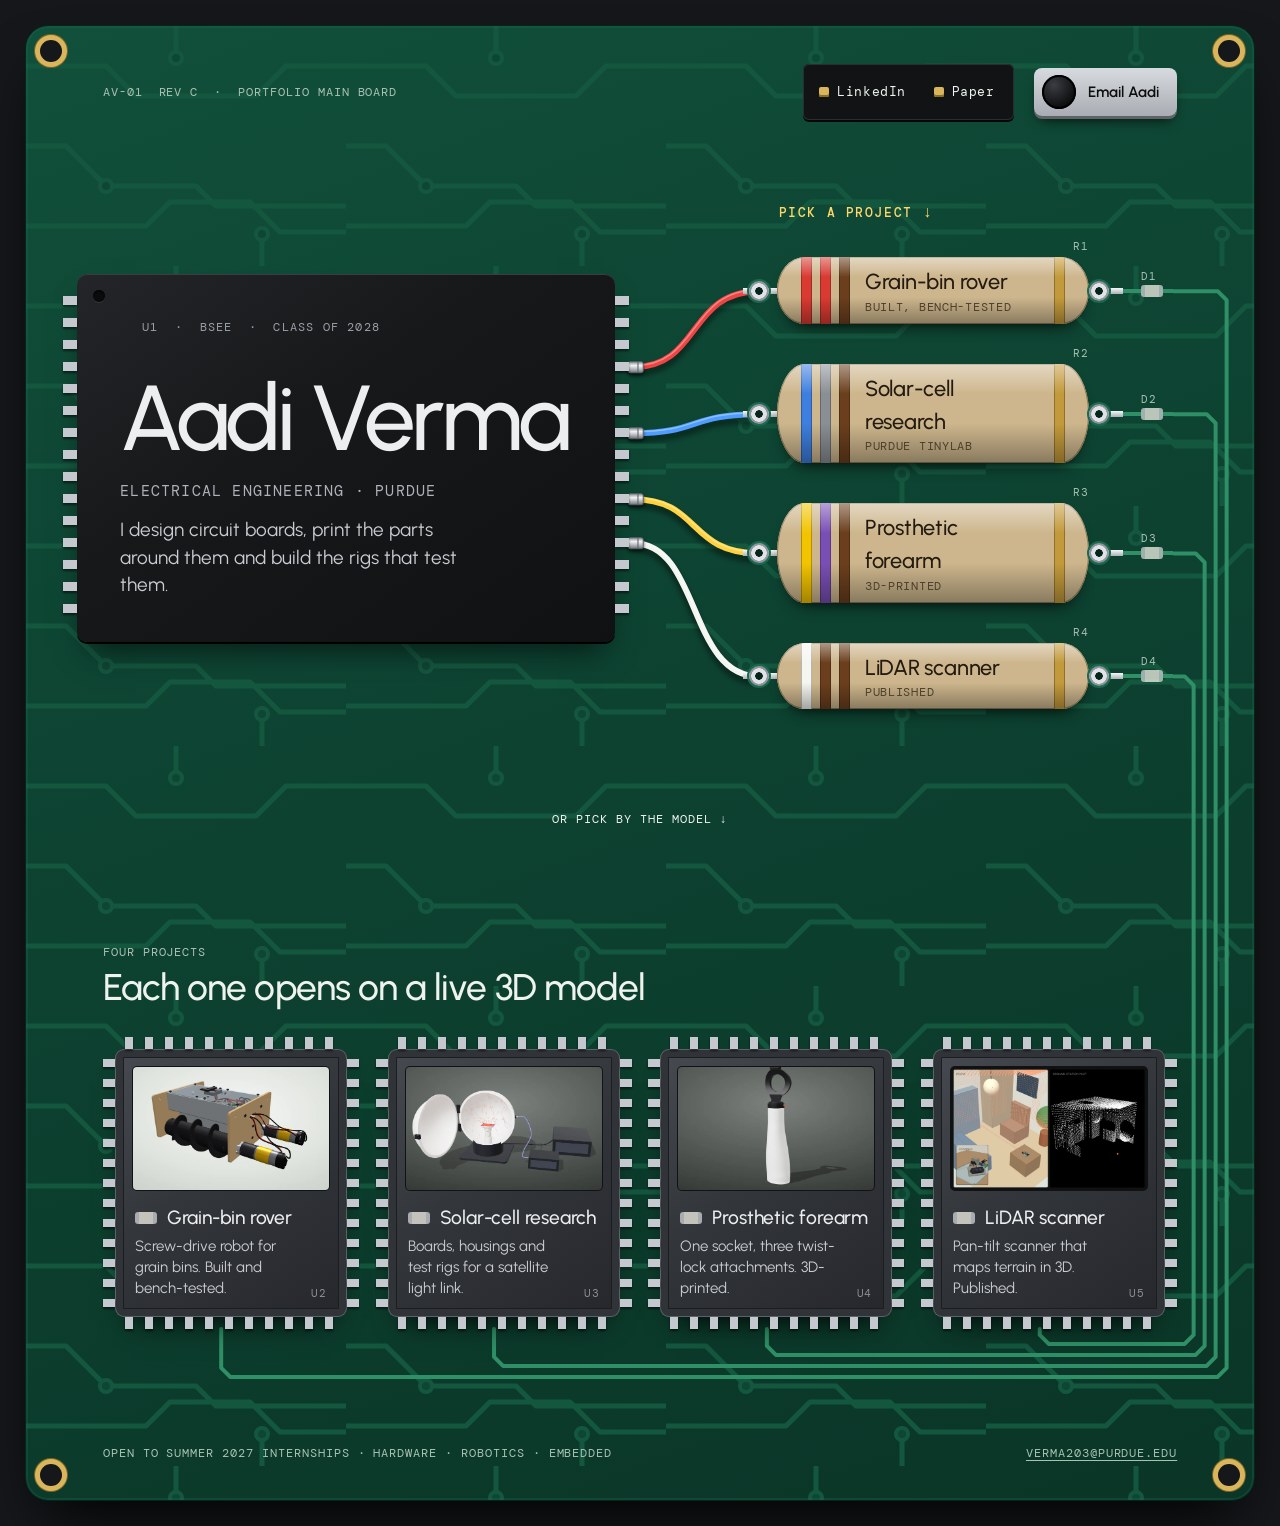
<file: index.html>
<!doctype html>
<html lang="en">
<head>
<meta charset="utf-8">
<meta name="viewport" content="width=device-width, initial-scale=1, viewport-fit=cover">
<title>Aadi Verma: hardware projects by a Purdue electrical engineering student</title>
<meta name="description" content="Four hardware projects, each with a live 3D model: a grain-bin rover, solar-cell research hardware, a prosthetic forearm and a LiDAR terrain scanner.">
<meta name="robots" content="noindex, nofollow">
<meta property="og:type" content="website">
<meta property="og:title" content="Aadi Verma: hardware projects by a Purdue electrical engineering student">
<meta property="og:description" content="Four hardware projects, each with a live 3D model: a grain-bin rover, solar-cell research hardware, a prosthetic forearm and a LiDAR terrain scanner.">
<meta property="og:image" content="https://aadiverma-ee.github.io/share.jpg">
<meta name="twitter:card" content="summary_large_image">
<meta name="theme-color" content="#15171a">
<link rel="icon" href="favicon.svg" type="image/svg+xml">
<link rel="preload" href="urbanist-latin-wght-normal.woff2" as="font" type="font/woff2" crossorigin>
<link rel="stylesheet" href="pcb.css">
</head>
<body>
<div class="bench"><div class="board board--cover" id="board">
  <span class="hole a"></span><span class="hole b"></span><span class="hole c"></span><span class="hole d"></span>
  <svg class="wires" id="wires" aria-hidden="true"></svg>
  <header class="hdr">
    <span class="silk">AV-01 &nbsp;Rev C &nbsp;· &nbsp;Portfolio main board</span>
    <nav class="pins" aria-label="Links">
      <a href="https://www.linkedin.com/in/aadi-verma-ee/" rel="noopener"><i></i>LinkedIn</a>
      <a href="https://ijournals.in/journal/index.php/ijshre/article/view/70" rel="noopener"><i></i>Paper</a>
    </nav>
    <a class="sw" href="mailto:verma203@purdue.edu"><b></b>Email Aadi</a>
  </header>
  <main class="layout">
    <div class="chip" id="chip">
      <span class="dot"></span>
      <p class="mark">U1 &nbsp;· &nbsp;BSEE &nbsp;· &nbsp;Class of 2028</p>
      <h1>Aadi Verma</h1>
      <p class="sub">Electrical engineering · Purdue</p>
      <p class="lot">I design circuit boards, print the parts around them and build the rigs that test them.</p>
    </div>
    <div class="picker"><p class="pick">Pick a project <span aria-hidden="true">↓</span></p>
    <ol class="mods" id="projects"><li><a class="rmod" href="rover.html" style="--w: #ef4444; --n: 0"><span class="res"><span class="cap"></span><span class="res__body"><span class="bands"><b style="--b: #d93a32"></b><b style="--b: #d93a32"></b><b style="--b: #6b3f1d"></b></span><span class="name">Grain-bin rover</span><span class="line">Built, bench-tested</span><b class="tol"></b></span><span class="cap"></span><span class="ref">R1</span></span><span class="ind"><span class="led"></span><small>D1</small></span></a></li><li><a class="rmod" href="research.html" style="--w: #4f9dff; --n: 1"><span class="res"><span class="cap"></span><span class="res__body"><span class="bands"><b style="--b: #3d7fe0"></b><b style="--b: #8a8f95"></b><b style="--b: #6b3f1d"></b></span><span class="name">Solar-cell research</span><span class="line">Purdue tinyLab</span><b class="tol"></b></span><span class="cap"></span><span class="ref">R2</span></span><span class="ind"><span class="led"></span><small>D2</small></span></a></li><li><a class="rmod" href="arm.html" style="--w: #ffd23f; --n: 2"><span class="res"><span class="cap"></span><span class="res__body"><span class="bands"><b style="--b: #f2c400"></b><b style="--b: #7a4fb5"></b><b style="--b: #6b3f1d"></b></span><span class="name">Prosthetic forearm</span><span class="line">3D-printed</span><b class="tol"></b></span><span class="cap"></span><span class="ref">R3</span></span><span class="ind"><span class="led"></span><small>D3</small></span></a></li><li><a class="rmod" href="lidar.html" style="--w: #f4f4f1; --n: 3"><span class="res"><span class="cap"></span><span class="res__body"><span class="bands"><b style="--b: #f6f6f1"></b><b style="--b: #6b3f1d"></b><b style="--b: #6b3f1d"></b></span><span class="name">LiDAR scanner</span><span class="line">Published</span><b class="tol"></b></span><span class="cap"></span><span class="ref">R4</span></span><span class="ind"><span class="led"></span><small>D4</small></span></a></li></ol></div>
  </main>
  <p class="more silk"><a href="#models">Or pick by the model <span aria-hidden="true">↓</span></a></p>
  <section class="thumbs" id="models" aria-labelledby="models-h">
    <div class="thumbs__head"><p class="silk">Four projects</p><h2 id="models-h">Each one opens on a live 3D model</h2></div>
    <ol class="thumbs__grid"><li><a class="thumb" href="rover.html" style="--w: #ef4444"><span class="thumb__ref">U2</span><span class="thumb__screen"><img src="thumb-rover.webp" alt="The rover&#x27;s 3D model: plywood end plates, a black body, grey screw drums and two yellow motors" loading="lazy" width="800" height="500"></span><span class="thumb__name"><span class="led"></span>Grain-bin rover</span><span class="thumb__line">Screw-drive robot for grain bins. Built and bench-tested.</span></a></li><li><a class="thumb" href="research.html" style="--w: #4f9dff"><span class="thumb__ref">U3</span><span class="thumb__screen"><img src="thumb-research.webp" alt="3D model of a solar cell glowing inside an open integrating sphere, wired to a supply and a spectrometer" loading="lazy" width="800" height="500"></span><span class="thumb__name"><span class="led"></span>Solar-cell research</span><span class="thumb__line">Boards, housings and test rigs for a satellite light link.</span></a></li><li><a class="thumb" href="arm.html" style="--w: #ffd23f"><span class="thumb__ref">U4</span><span class="thumb__screen"><img src="thumb-arm.webp" alt="3D model of a white printed forearm with a black ring attachment" loading="lazy" width="800" height="500"></span><span class="thumb__name"><span class="led"></span>Prosthetic forearm</span><span class="thumb__line">One socket, three twist-lock attachments. 3D-printed.</span></a></li><li><a class="thumb" href="lidar.html" style="--w: #f4f4f1"><span class="thumb__ref">U5</span><span class="thumb__screen"><img src="thumb-lidar.webp" alt="Scan demo: a scanner sweeping a room beside the point cloud it builds" loading="lazy" width="800" height="500"></span><span class="thumb__name"><span class="led"></span>LiDAR scanner</span><span class="thumb__line">Pan-tilt scanner that maps terrain in 3D. Published.</span></a></li></ol>
  </section>
  <footer class="foot silk">
    <span>Open to summer 2027 internships · hardware · robotics · embedded</span>
    <a href="mailto:verma203@purdue.edu">verma203@purdue.edu</a>
  </footer>
</div></div>
<script src="pcb.js" defer></script>
</body>
</html>
</file>
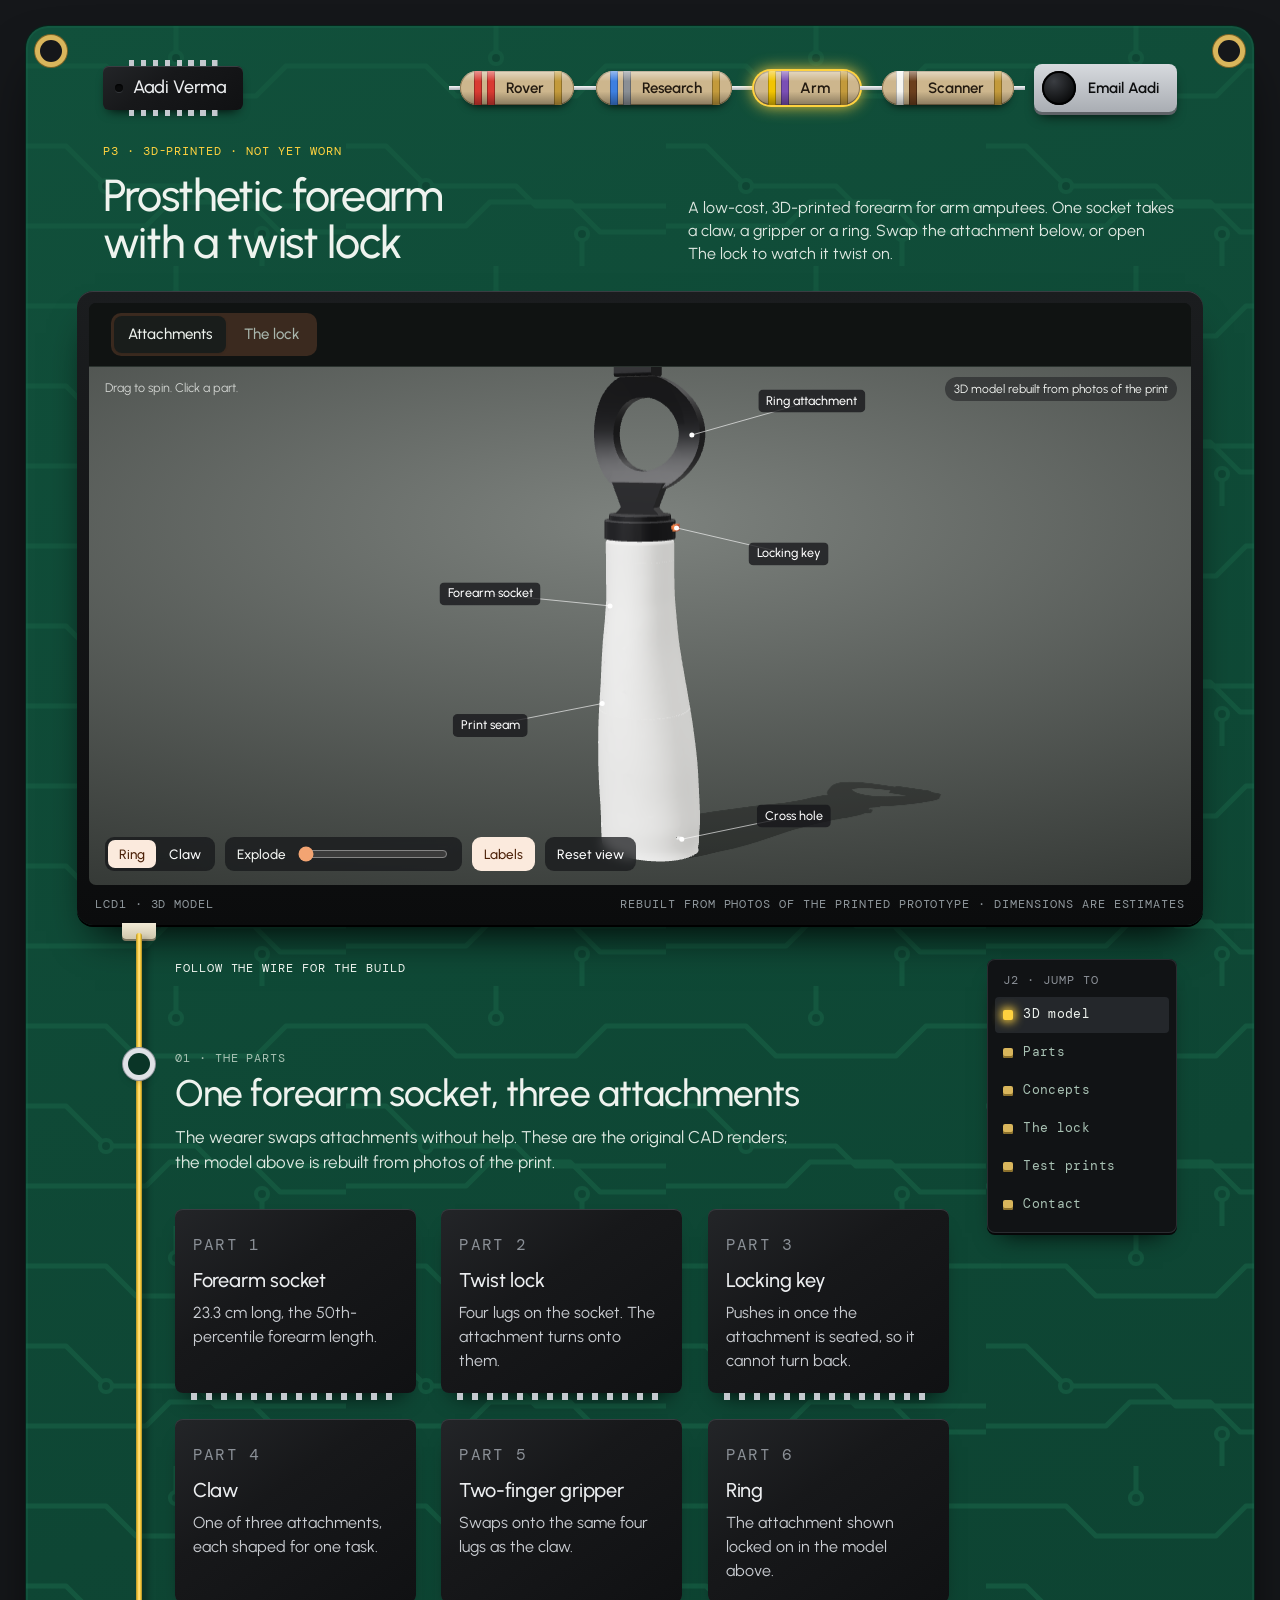
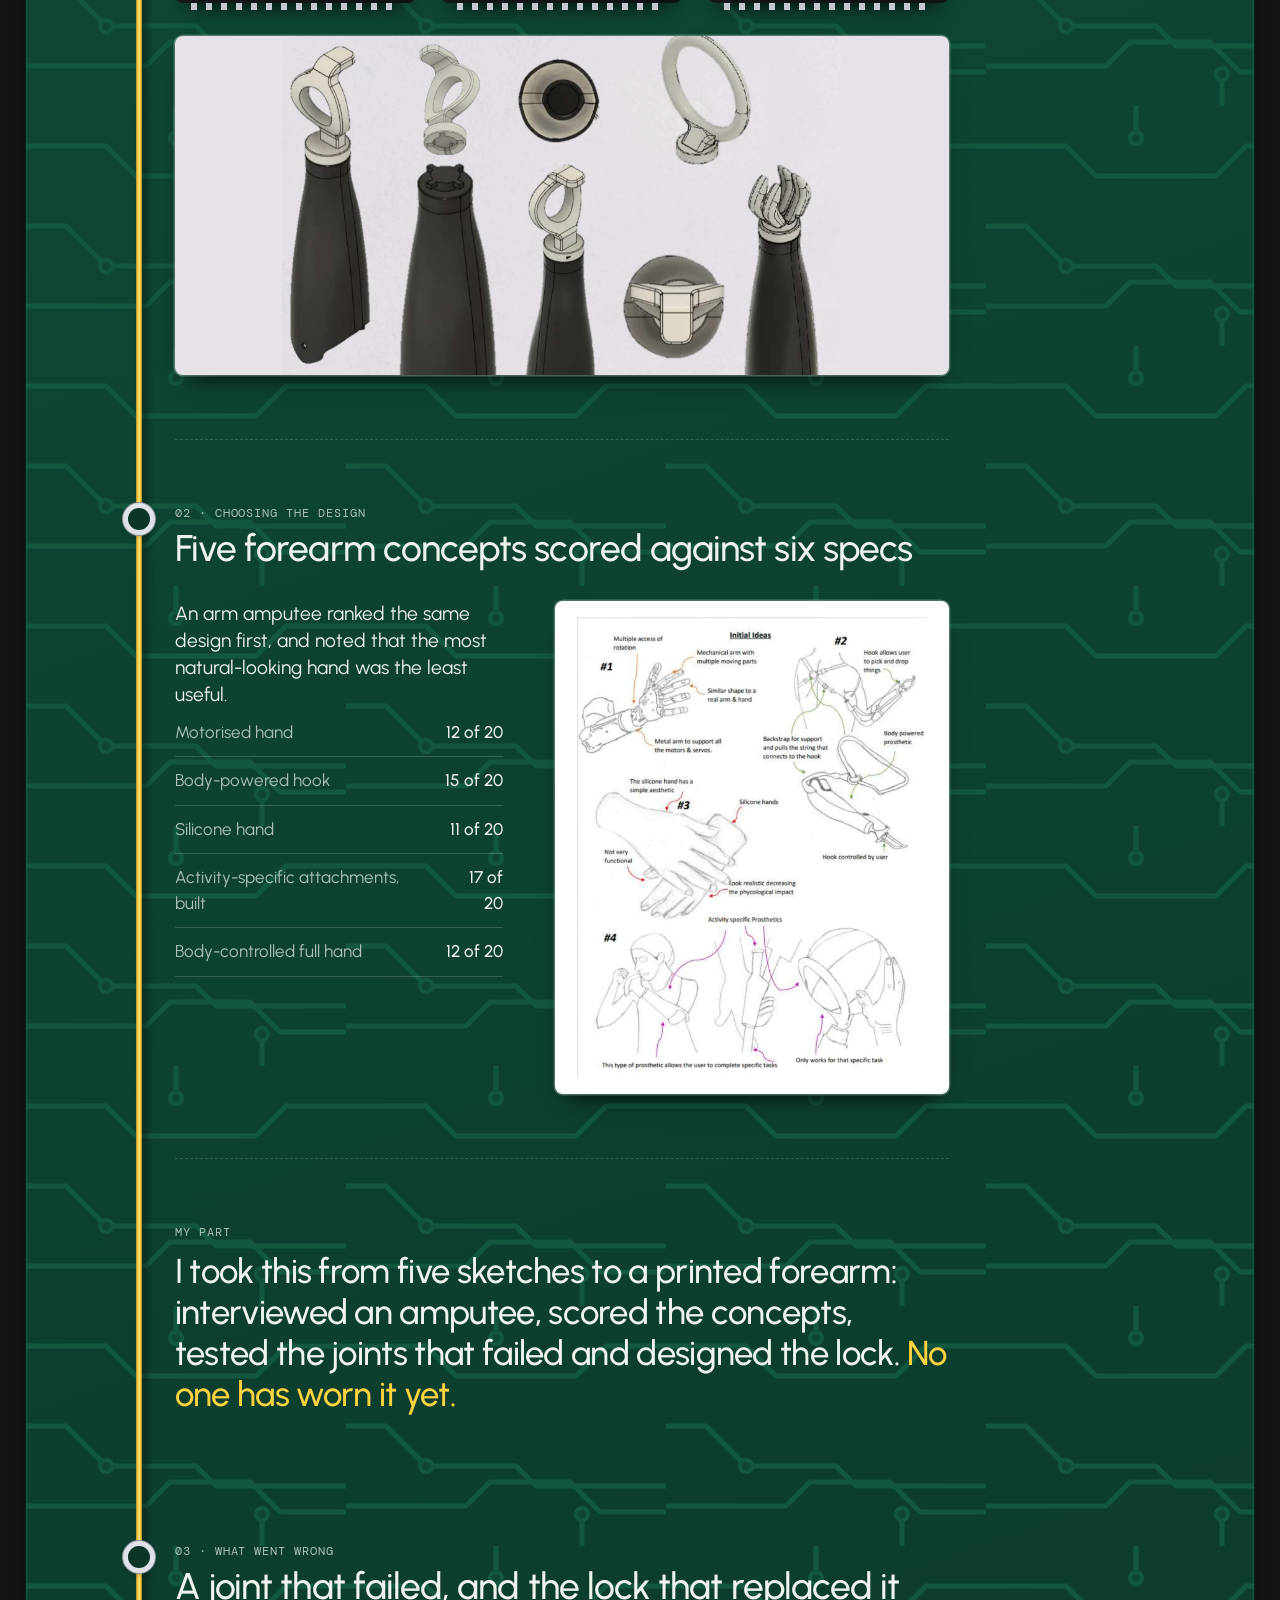
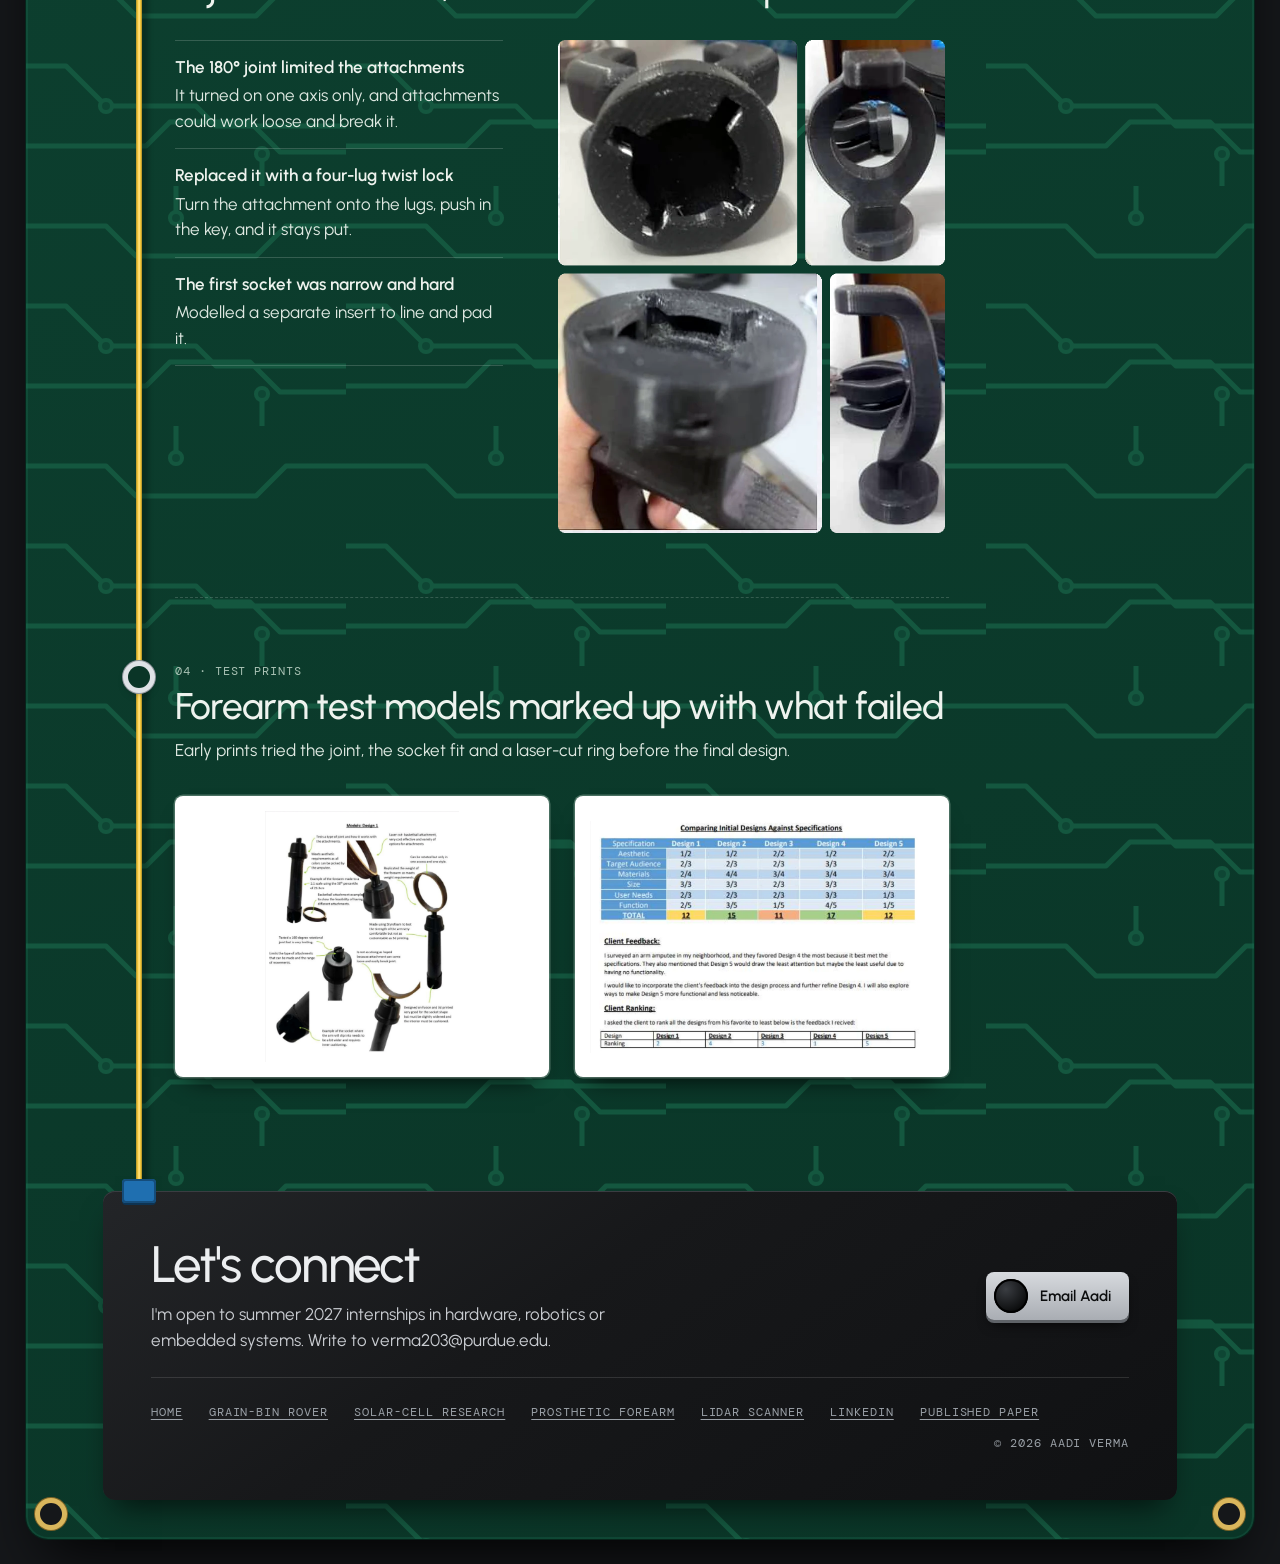
<file: arm.html>
<!doctype html>
<html lang="en">
<head>
<meta charset="utf-8">
<meta name="viewport" content="width=device-width, initial-scale=1, viewport-fit=cover">
<title>Modular prosthetic forearm: a 3D-printed twist-lock design by Aadi Verma</title>
<meta name="description" content="A low-cost printed forearm with swappable attachments, opening on a 3D model you can turn, then the parts, the concepts and the lock that replaced a failed joint.">
<meta name="robots" content="noindex, nofollow">
<meta property="og:type" content="website">
<meta property="og:title" content="Modular prosthetic forearm: a 3D-printed twist-lock design by Aadi Verma">
<meta property="og:description" content="A low-cost printed forearm with swappable attachments, opening on a 3D model you can turn, then the parts, the concepts and the lock that replaced a failed joint.">
<meta property="og:image" content="https://aadiverma-ee.github.io/share.jpg">
<meta name="twitter:card" content="summary_large_image">
<meta name="theme-color" content="#15171a">
<link rel="icon" href="favicon.svg" type="image/svg+xml">
<link rel="preload" href="urbanist-latin-wght-normal.woff2" as="font" type="font/woff2" crossorigin>
<link rel="stylesheet" href="pcb.css">
</head>
<body style="--w: #ffd23f">
<div class="bench"><div class="board">
  <span class="hole a"></span><span class="hole b"></span><span class="hole c"></span><span class="hole d"></span>
  <header class="hdr page-hdr">
    <a class="home" href="index.html">Aadi Verma</a>
    <nav class="pins" aria-label="Projects"><a href="rover.html" style="--c: #ef4444"><span class="pill"><span class="bands"><b style="--b: #d93a32"></b><b style="--b: #d93a32"></b></span>Rover<b class="tol"></b></span></a><a href="research.html" style="--c: #4f9dff"><span class="pill"><span class="bands"><b style="--b: #3d7fe0"></b><b style="--b: #8a8f95"></b></span>Research<b class="tol"></b></span></a><a href="arm.html" style="--c: #ffd23f" aria-current="page"><span class="pill"><span class="bands"><b style="--b: #f2c400"></b><b style="--b: #7a4fb5"></b></span>Arm<b class="tol"></b></span></a><a href="lidar.html" style="--c: #f4f4f1"><span class="pill"><span class="bands"><b style="--b: #f6f6f1"></b><b style="--b: #6b3f1d"></b></span>Scanner<b class="tol"></b></span></a></nav>
    <a class="sw" href="mailto:verma203@purdue.edu"><b></b>Email Aadi</a>
  </header>
  <main>
    <section class="hero" id="top" aria-labelledby="hero-h">
      <div class="hero__head">
        <p class="silk">P3 · 3D-printed · not yet worn</p>
        <h1 id="hero-h">Prosthetic forearm with a twist lock</h1>
        <p class="lead">A low-cost, 3D-printed forearm for arm amputees. One socket takes a claw, a gripper or a ring. Swap the attachment below, or open The lock to watch it twist on.</p>
      </div>
      <div class="disp" style="--dh-m: 62svh">
        <div class="disp__screen"><p>Loading the 3D model</p><iframe src="viewer-arm.html" title="3D model of the prosthetic forearm with swappable attachments" allow="fullscreen"></iframe></div>
        <div class="disp__foot silk"><span>LCD1 · 3D model</span><span>Rebuilt from photos of the printed prototype · dimensions are estimates</span></div>
      </div>
      <p class="lead lead--below" aria-hidden="true">A low-cost, 3D-printed forearm for arm amputees. One socket takes a claw, a gripper or a ring. Swap the attachment below, or open The lock to watch it twist on.</p>
    </section>
    <div class="run">
      <nav class="rail" aria-label="On this page"><p class="silk">J2 · Jump to</p><ol><li><a href="#top"><i></i>3D model</a></li><li><a href="#parts"><i></i>Parts</a></li><li><a href="#concepts"><i></i>Concepts</a></li><li><a href="#lock"><i></i>The lock</a></li><li><a href="#tests"><i></i>Test prints</a></li><li><a href="#contact"><i></i>Contact</a></li></ol></nav>
      <p class="run__lead silk">Follow the wire for the build</p>
    <section class="part" id="parts" aria-labelledby="parts-h">
      <div class="part__head"><p class="silk">01 · The parts</p><h2 id="parts-h">One forearm socket, three attachments</h2><p>The wearer swaps attachments without help. These are the original CAD renders; the model above is rebuilt from photos of the print.</p></div>
      <div class="grid g3"><article class="ic"><p class="silk">Part 1</p><h3>Forearm socket</h3><p>23.3 cm long, the 50th-percentile forearm length.</p></article><article class="ic"><p class="silk">Part 2</p><h3>Twist lock</h3><p>Four lugs on the socket. The attachment turns onto them.</p></article><article class="ic"><p class="silk">Part 3</p><h3>Locking key</h3><p>Pushes in once the attachment is seated, so it cannot turn back.</p></article><article class="ic"><p class="silk">Part 4</p><h3>Claw</h3><p>One of three attachments, each shaped for one task.</p></article><article class="ic"><p class="silk">Part 5</p><h3>Two-finger gripper</h3><p>Swaps onto the same four lugs as the claw.</p></article><article class="ic"><p class="silk">Part 6</p><h3>Ring</h3><p>The attachment shown locked on in the model above.</p></article></div>
      <div class="grid g1"><figure class="fig fig--lilac fig--wide"><img src="arm-cad.webp" alt="Fusion 360 renders of the black forearm shell, the ring and hook attachments and the four-lug locking face" loading="lazy"></figure></div>
    </section>
    <section class="part" id="concepts" aria-labelledby="concepts-h">
      <div class="part__head"><p class="silk">02 · Choosing the design</p><h2 id="concepts-h">Five forearm concepts scored against six specs</h2></div>
      <div class="grid split"><div class="stack"><p class="t-lead">An arm amputee ranked the same design first, and noted that the most natural-looking hand was the least useful.</p><dl class="spec"><div><dt>Motorised hand</dt><dd>12 of 20</dd></div><div><dt>Body-powered hook</dt><dd>15 of 20</dd></div><div><dt>Silicone hand</dt><dd>11 of 20</dd></div><div><dt>Activity-specific attachments, built</dt><dd>17 of 20</dd></div><div><dt>Body-controlled full hand</dt><dd>12 of 20</dd></div></dl></div><figure class="fig fig--paper fig--tall"><img src="arm-sketch.webp" alt="Pencil sketches of four prosthetic concepts with handwritten notes" loading="lazy"></figure></div>
    </section>
    <section class="note" aria-label="My part"><p class="silk">My part</p><p>I took this from five sketches to a printed forearm: interviewed an amputee, scored the concepts, tested the joints that failed and designed the lock. <strong>No one has worn it yet.</strong></p></section>
    <section class="part" id="lock" aria-labelledby="lock-h">
      <div class="part__head"><p class="silk">03 · What went wrong</p><h2 id="lock-h">A joint that failed, and the lock that replaced it</h2></div>
      <div class="grid split"><div class="stack"><ul class="rows"><li><b>The 180° joint limited the attachments</b><p>It turned on one axis only, and attachments could work loose and break it.</p></li><li><b>Replaced it with a four-lug twist lock</b><p>Turn the attachment onto the lugs, push in the key, and it stays put.</p></li><li><b>The first socket was narrow and hard</b><p>Modelled a separate insert to line and pad it.</p></li></ul></div><figure class="fig fig--tall" style="background:none;box-shadow:none"><img style="object-fit:contain" src="arm-lock.webp" alt="Close-up photos of the printed four-lug socket and the bases of the attachments" loading="lazy"></figure></div>
    </section>
    <section class="part" id="tests" aria-labelledby="tests-h">
      <div class="part__head"><p class="silk">04 · Test prints</p><h2 id="tests-h">Forearm test models marked up with what failed</h2><p>Early prints tried the joint, the socket fit and a laser-cut ring before the final design.</p></div>
      <div class="grid g2"><figure class="fig fig--paper"><img src="arm-tests.webp" alt="Annotated photos of early test models: a forearm with a rotating joint, a laser-cut ring and a socket" loading="lazy"></figure><figure class="fig fig--paper"><img src="arm-table.webp" alt="Table scoring five designs against six specifications, with the amputee&#x27;s ranking below" loading="lazy"></figure></div>
    </section>
    </div>
  </main>
  <footer class="contact" id="contact">
    <div><h2>Let's connect</h2><p>I'm open to summer 2027 internships in hardware, robotics or embedded systems. Write to verma203@purdue.edu.</p></div>
    <a class="sw" href="mailto:verma203@purdue.edu"><b></b>Email Aadi</a>
    <div class="contact__links silk"><a href="index.html">Home</a><a href="rover.html">Grain-bin rover</a><a href="research.html">Solar-cell research</a><a href="arm.html">Prosthetic forearm</a><a href="lidar.html">LiDAR scanner</a><a href="https://www.linkedin.com/in/aadi-verma-ee/" rel="noopener">LinkedIn</a><a href="https://ijournals.in/journal/index.php/ijshre/article/view/70" rel="noopener">Published paper</a><span>&copy; 2026 Aadi Verma</span></div>
  </footer>
</div></div>
<script src="pcb.js" defer></script>
</body>
</html>
</file>
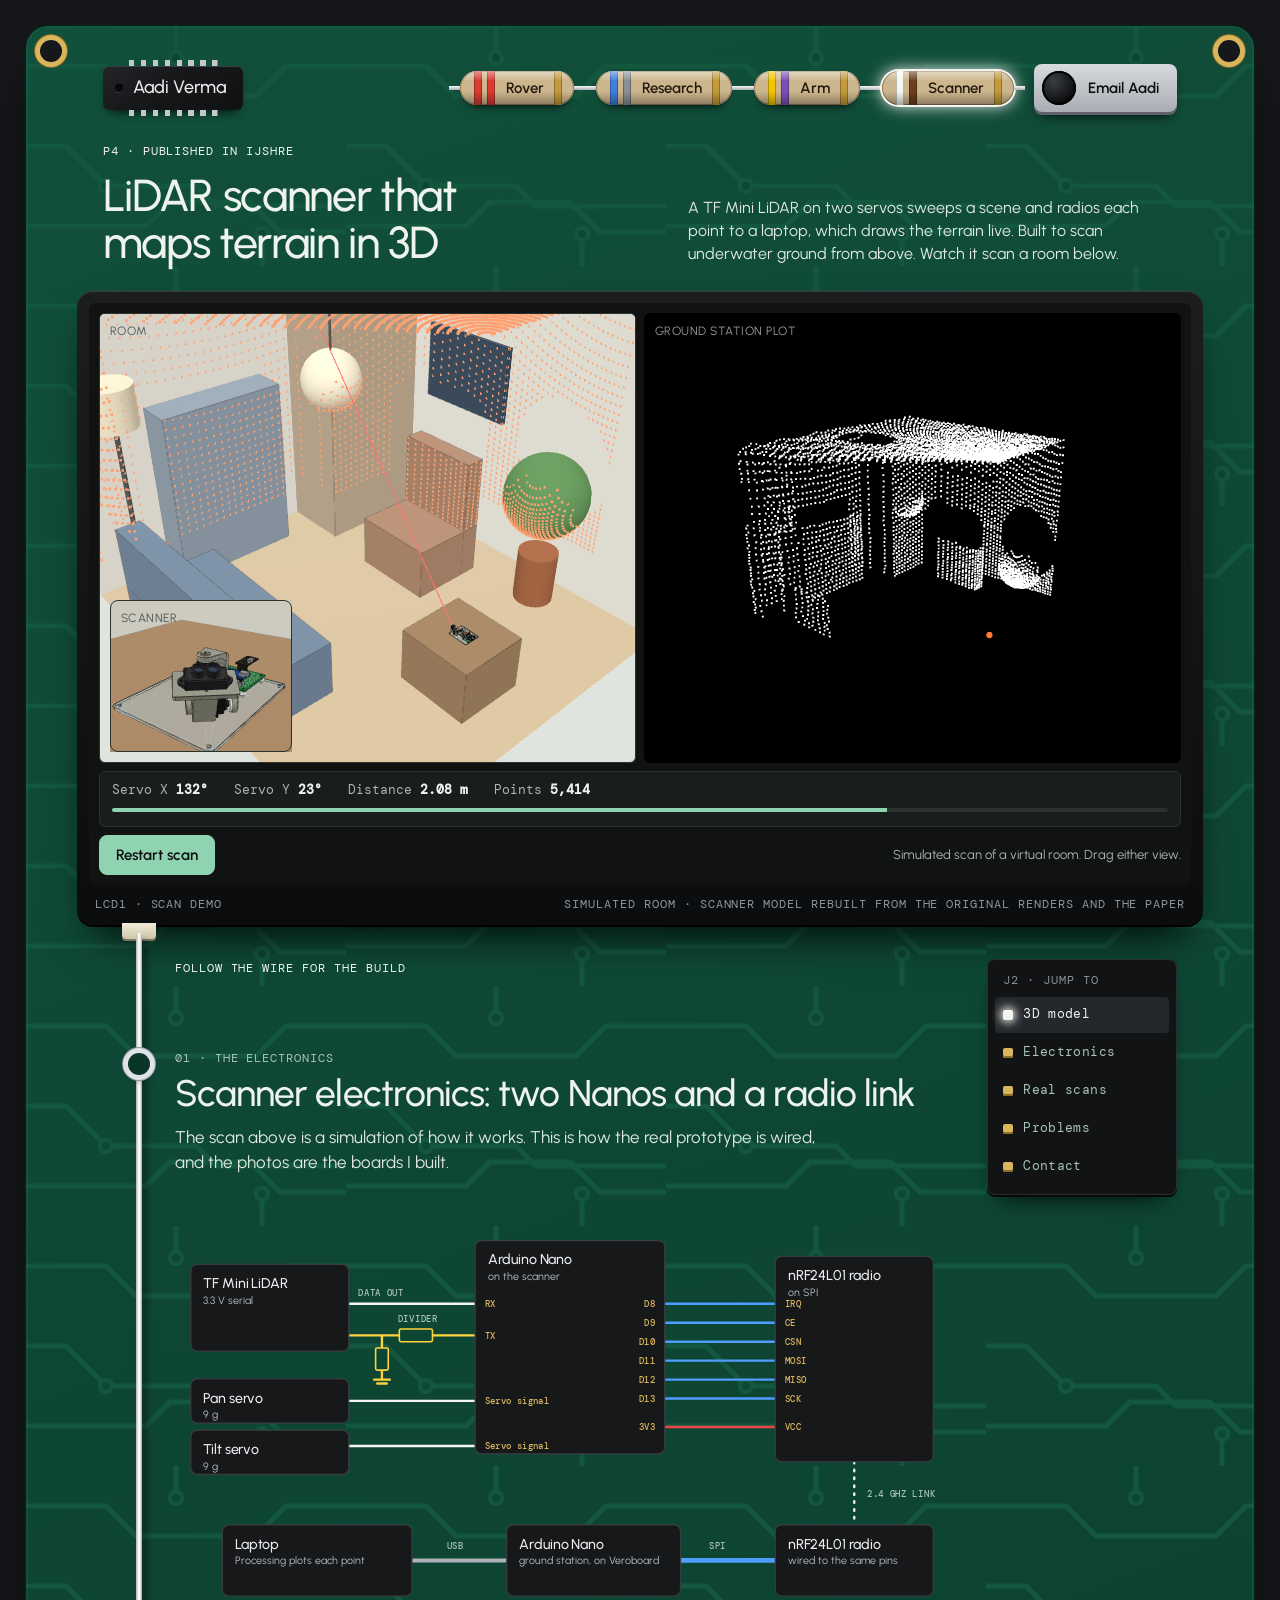
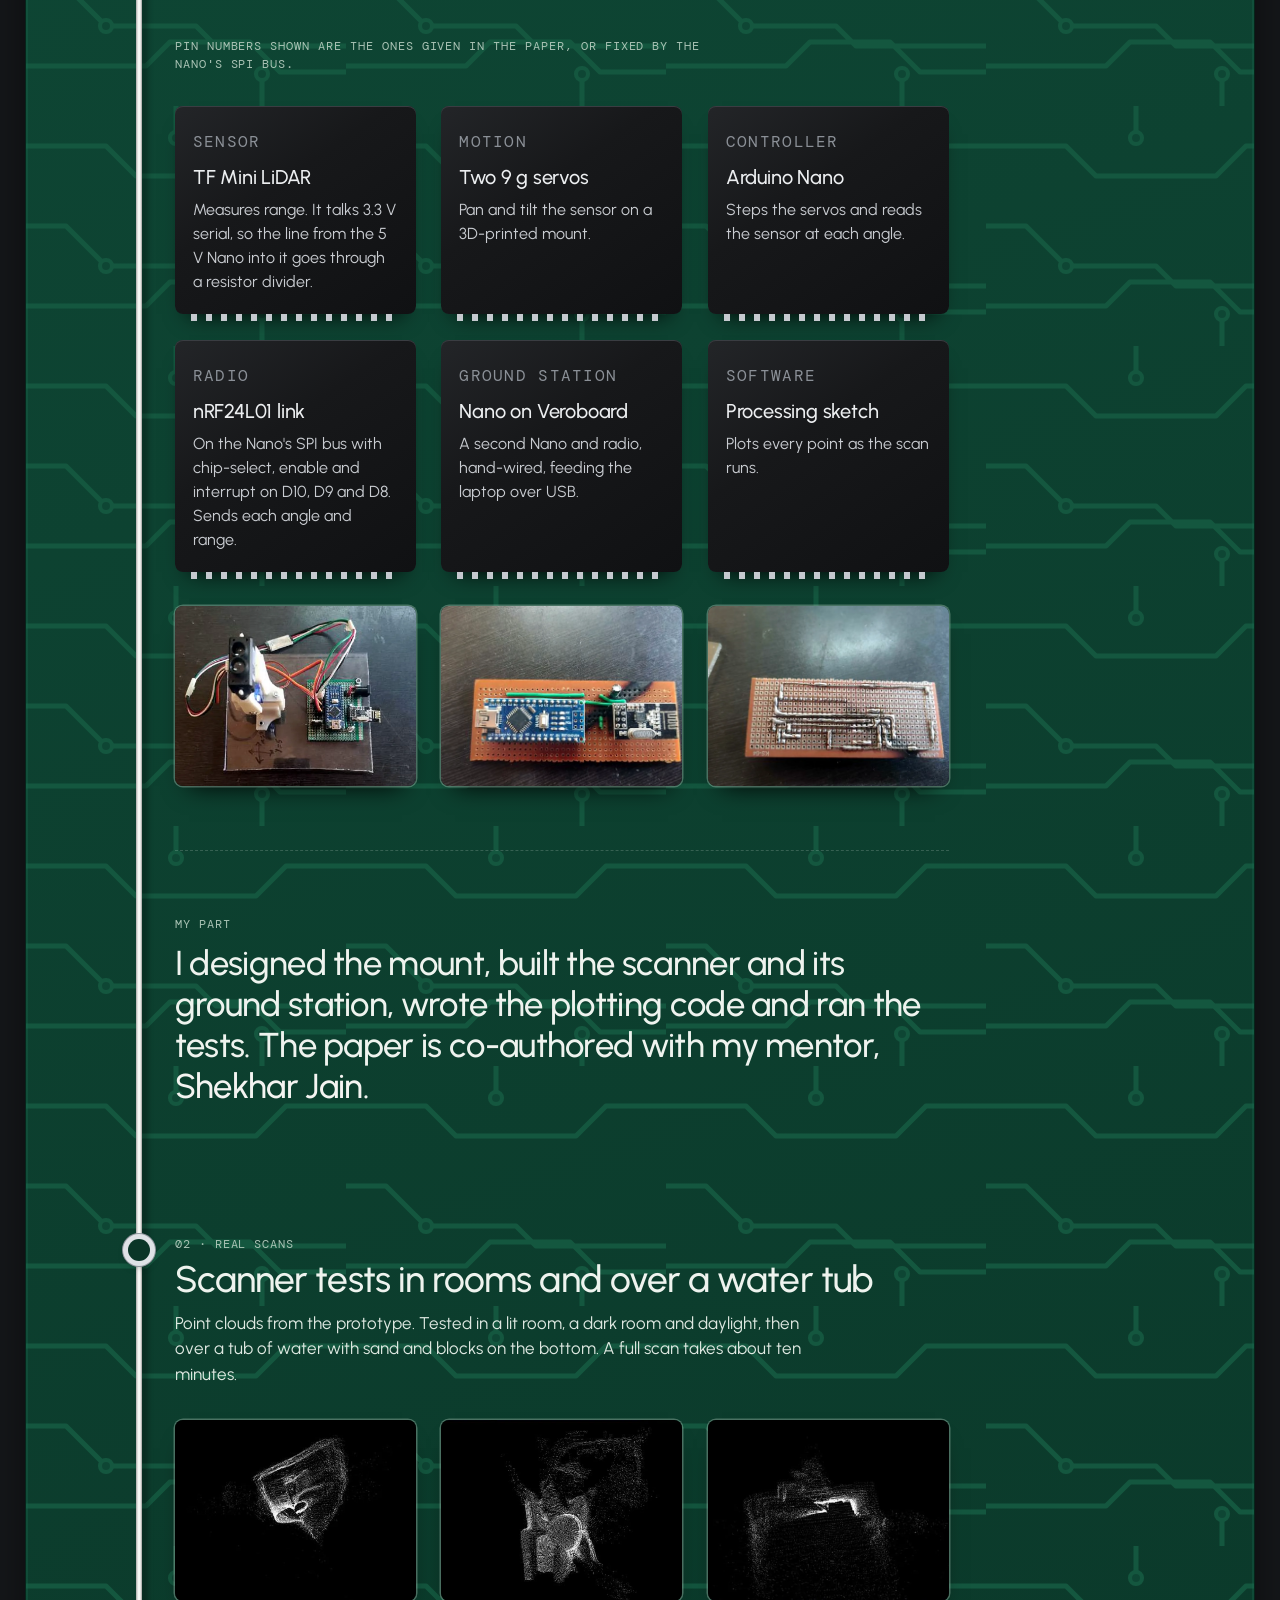
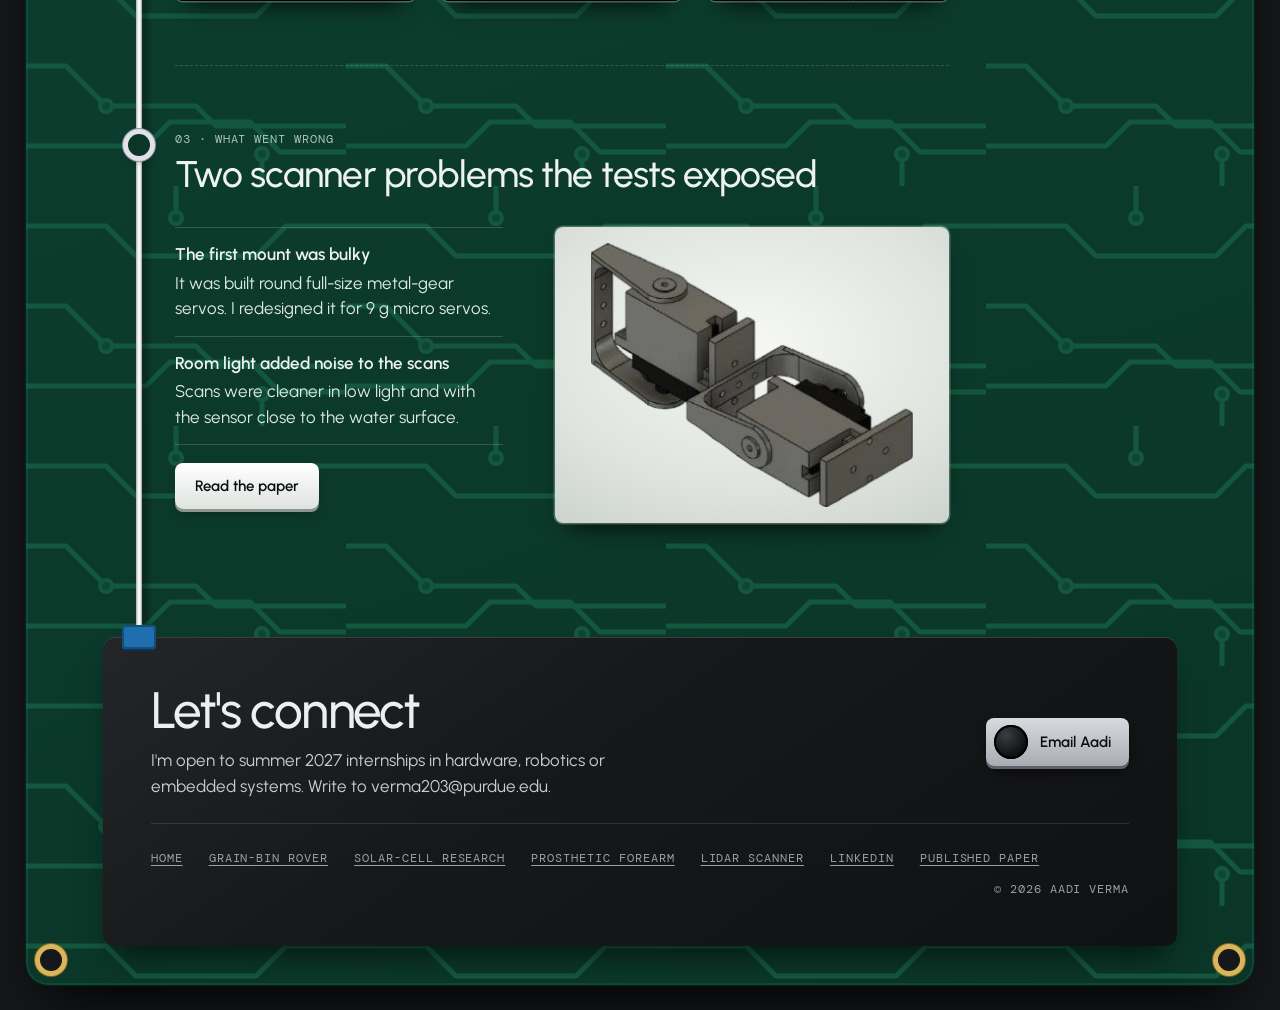
<file: lidar.html>
<!doctype html>
<html lang="en">
<head>
<meta charset="utf-8">
<meta name="viewport" content="width=device-width, initial-scale=1, viewport-fit=cover">
<title>LiDAR terrain scanner: a published pan-tilt scanner by Aadi Verma</title>
<meta name="description" content="A two-servo LiDAR scanner that radios points to a laptop and draws terrain in 3D, opening on a live scan demo, then the parts, real scans and the paper.">
<meta name="robots" content="noindex, nofollow">
<meta property="og:type" content="website">
<meta property="og:title" content="LiDAR terrain scanner: a published pan-tilt scanner by Aadi Verma">
<meta property="og:description" content="A two-servo LiDAR scanner that radios points to a laptop and draws terrain in 3D, opening on a live scan demo, then the parts, real scans and the paper.">
<meta property="og:image" content="https://aadiverma-ee.github.io/share.jpg">
<meta name="twitter:card" content="summary_large_image">
<meta name="theme-color" content="#15171a">
<link rel="icon" href="favicon.svg" type="image/svg+xml">
<link rel="preload" href="urbanist-latin-wght-normal.woff2" as="font" type="font/woff2" crossorigin>
<link rel="stylesheet" href="pcb.css">
</head>
<body style="--w: #f4f4f1">
<div class="bench"><div class="board">
  <span class="hole a"></span><span class="hole b"></span><span class="hole c"></span><span class="hole d"></span>
  <header class="hdr page-hdr">
    <a class="home" href="index.html">Aadi Verma</a>
    <nav class="pins" aria-label="Projects"><a href="rover.html" style="--c: #ef4444"><span class="pill"><span class="bands"><b style="--b: #d93a32"></b><b style="--b: #d93a32"></b></span>Rover<b class="tol"></b></span></a><a href="research.html" style="--c: #4f9dff"><span class="pill"><span class="bands"><b style="--b: #3d7fe0"></b><b style="--b: #8a8f95"></b></span>Research<b class="tol"></b></span></a><a href="arm.html" style="--c: #ffd23f"><span class="pill"><span class="bands"><b style="--b: #f2c400"></b><b style="--b: #7a4fb5"></b></span>Arm<b class="tol"></b></span></a><a href="lidar.html" style="--c: #f4f4f1" aria-current="page"><span class="pill"><span class="bands"><b style="--b: #f6f6f1"></b><b style="--b: #6b3f1d"></b></span>Scanner<b class="tol"></b></span></a></nav>
    <a class="sw" href="mailto:verma203@purdue.edu"><b></b>Email Aadi</a>
  </header>
  <main>
    <section class="hero" id="top" aria-labelledby="hero-h">
      <div class="hero__head">
        <p class="silk">P4 · Published in IJSHRE</p>
        <h1 id="hero-h">LiDAR scanner that maps terrain in 3D</h1>
        <p class="lead">A TF Mini LiDAR on two servos sweeps a scene and radios each point to a laptop, which draws the terrain live. Built to scan underwater ground from above. Watch it scan a room below.</p>
      </div>
      <div class="disp" style="--dh-m: 70svh">
        <div class="disp__screen"><p>Loading the 3D model</p><iframe src="viewer-lidar.html" title="Scan demo: the scanner sweeping a room on the left, the point cloud building on the right" allow="fullscreen"></iframe></div>
        <div class="disp__foot silk"><span>LCD1 · Scan demo</span><span>Simulated room · scanner model rebuilt from the original renders and the paper</span></div>
      </div>
      <p class="lead lead--below" aria-hidden="true">A TF Mini LiDAR on two servos sweeps a scene and radios each point to a laptop, which draws the terrain live. Built to scan underwater ground from above. Watch it scan a room below.</p>
    </section>
    <div class="run">
      <nav class="rail" aria-label="On this page"><p class="silk">J2 · Jump to</p><ol><li><a href="#top"><i></i>3D model</a></li><li><a href="#used"><i></i>Electronics</a></li><li><a href="#scans"><i></i>Real scans</a></li><li><a href="#fixes"><i></i>Problems</a></li><li><a href="#contact"><i></i>Contact</a></li></ol></nav>
      <p class="run__lead silk">Follow the wire for the build</p>
    <section class="part" id="used" aria-labelledby="used-h">
      <div class="part__head"><p class="silk">01 · The electronics</p><h2 id="used-h">Scanner electronics: two Nanos and a radio link</h2><p>The scan above is a simulation of how it works. This is how the real prototype is wired, and the photos are the boards I built.</p></div>
      <div class="diagram-wrap"><svg class="diagram" viewBox="0 0 980 510" role="img" aria-label="Wiring diagram of the scanner. The LiDAR's serial lines go to an Arduino Nano, with a resistor divider on the line into the LiDAR. Two servo signal lines leave the Nano. A radio module is on pins D8 to D13 and 3.3 volts. A radio link carries the points to a second radio and Nano on the ground station, which feeds a laptop over USB.">
  <g fill="none" stroke-linecap="round">
    <path d="M220 120H380" stroke="#f4f4f1" stroke-width="3"/>
    <path d="M380 160H326M284 160H220M262 160V176M262 204V216M252 216H272M256 221H268" stroke="#ffd23f" stroke-width="3"/>
    <path d="M220 243H380M220 300H380" stroke="#f4f4f1" stroke-width="3"/>
    <path d="M620 120H760" stroke="#4f9dff" stroke-width="3"/><path d="M620 144H760" stroke="#4f9dff" stroke-width="3"/><path d="M620 168H760" stroke="#4f9dff" stroke-width="3"/><path d="M620 192H760" stroke="#4f9dff" stroke-width="3"/><path d="M620 216H760" stroke="#4f9dff" stroke-width="3"/><path d="M620 240H760" stroke="#4f9dff" stroke-width="3"/>
    <path d="M620 276H760" stroke="#ef4444" stroke-width="3"/>
    <path d="M860 320V400" stroke="#eef3ee" stroke-width="3" stroke-dasharray="2 8"/>
    <path d="M640 445H760" stroke="#4f9dff" stroke-width="6"/><path d="M300 445H420" stroke="#aeb3ba" stroke-width="5"/>
  </g>
  <rect class="el" x="284" y="152" width="42" height="16" rx="2" fill="#0e4634" stroke="#ffd23f" stroke-width="2"/>
  <rect class="el" x="254" y="176" width="16" height="28" rx="2" fill="#0e4634" stroke="#ffd23f" stroke-width="2"/>
  <rect class="bx" x="380" y="40" width="240" height="270" rx="8"/><text class="t" x="396" y="70">Arduino Nano</text><text class="s" x="396" y="90">on the scanner</text>
  <rect class="bx" x="20" y="70" width="200" height="110" rx="8"/><text class="t" x="36" y="100">TF Mini LiDAR</text><text class="s" x="36" y="120">3.3 V serial</text>
  <rect class="bx" x="20" y="215" width="200" height="56" rx="8"/><text class="t" x="36" y="245">Pan servo</text><text class="s" x="36" y="265">9 g</text>
  <rect class="bx" x="20" y="280" width="200" height="56" rx="8"/><text class="t" x="36" y="310">Tilt servo</text><text class="s" x="36" y="330">9 g</text>
  <rect class="bx" x="760" y="60" width="200" height="260" rx="8"/><text class="t" x="776" y="90">nRF24L01 radio</text><text class="s" x="776" y="110">on SPI</text>
  <rect class="bx" x="760" y="400" width="200" height="90" rx="8"/><text class="t" x="776" y="430">nRF24L01 radio</text><text class="s" x="776" y="450">wired to the same pins</text>
  <rect class="bx" x="420" y="400" width="220" height="90" rx="8"/><text class="t" x="436" y="430">Arduino Nano</text><text class="s" x="436" y="450">ground station, on Veroboard</text>
  <rect class="bx" x="60" y="400" width="240" height="90" rx="8"/><text class="t" x="76" y="430">Laptop</text><text class="s" x="76" y="450">Processing plots each point</text>
  <g class="pin">
    <text x="392" y="124">RX</text><text x="392" y="164">TX</text><text x="392" y="247">Servo signal</text><text x="392" y="304">Servo signal</text>
    <text x="608" y="124" text-anchor="end">D8</text><text x="772" y="124">IRQ</text><text x="608" y="148" text-anchor="end">D9</text><text x="772" y="148">CE</text><text x="608" y="172" text-anchor="end">D10</text><text x="772" y="172">CSN</text><text x="608" y="196" text-anchor="end">D11</text><text x="772" y="196">MOSI</text><text x="608" y="220" text-anchor="end">D12</text><text x="772" y="220">MISO</text><text x="608" y="244" text-anchor="end">D13</text><text x="772" y="244">SCK</text>
    <text x="608" y="280" text-anchor="end">3V3</text><text x="772" y="280">VCC</text>
  </g>
  <g class="m">
    <text x="232" y="110">Data out</text><text x="282" y="143">Divider</text><text x="876" y="365">2.4 GHz link</text><text x="676" y="430">SPI</text><text x="344" y="430">USB</text>
  </g>
</svg></div>
      <p class="silk fine above">Pin numbers shown are the ones given in the paper, or fixed by the Nano's SPI bus.</p>
      <div class="grid g3"><article class="ic"><p class="silk">Sensor</p><h3>TF Mini LiDAR</h3><p>Measures range. It talks 3.3 V serial, so the line from the 5 V Nano into it goes through a resistor divider.</p></article><article class="ic"><p class="silk">Motion</p><h3>Two 9 g servos</h3><p>Pan and tilt the sensor on a 3D-printed mount.</p></article><article class="ic"><p class="silk">Controller</p><h3>Arduino Nano</h3><p>Steps the servos and reads the sensor at each angle.</p></article><article class="ic"><p class="silk">Radio</p><h3>nRF24L01 link</h3><p>On the Nano's SPI bus with chip-select, enable and interrupt on D10, D9 and D8. Sends each angle and range.</p></article><article class="ic"><p class="silk">Ground station</p><h3>Nano on Veroboard</h3><p>A second Nano and radio, hand-wired, feeding the laptop over USB.</p></article><article class="ic"><p class="silk">Software</p><h3>Processing sketch</h3><p>Plots every point as the scan runs.</p></article></div>
      <div class="grid g3"><figure class="fig"><img src="lidar-proto.webp" alt="The scanner prototype: the LiDAR on its printed mount, wired to an Arduino Nano on a clear base" loading="lazy"></figure><figure class="fig"><img src="lidar-ground.webp" alt="An Arduino Nano and a radio module soldered on a Veroboard" loading="lazy"></figure><figure class="fig"><img src="lidar-ground-back.webp" alt="Solder side of the Veroboard ground station with hand-routed wire links" loading="lazy"></figure></div>
    </section>
    <section class="note" aria-label="My part"><p class="silk">My part</p><p>I designed the mount, built the scanner and its ground station, wrote the plotting code and ran the tests. The paper is co-authored with my mentor, <strong>Shekhar Jain</strong>.</p></section>
    <section class="part" id="scans" aria-labelledby="scans-h">
      <div class="part__head"><p class="silk">02 · Real scans</p><h2 id="scans-h">Scanner tests in rooms and over a water tub</h2><p>Point clouds from the prototype. Tested in a lit room, a dark room and daylight, then over a tub of water with sand and blocks on the bottom. A full scan takes about ten minutes.</p></div>
      <div class="grid g3"><figure class="fig"><img src="lidar-scan-1.webp" alt="White point cloud of a room on a black background" loading="lazy"></figure><figure class="fig"><img src="lidar-scan-2.webp" alt="Point cloud of a room corner on a black background" loading="lazy"></figure><figure class="fig"><img src="lidar-scan-3.webp" alt="Point cloud of a third scan on a black background" loading="lazy"></figure></div>
    </section>
    <section class="part" id="fixes" aria-labelledby="fixes-h">
      <div class="part__head"><p class="silk">03 · What went wrong</p><h2 id="fixes-h">Two scanner problems the tests exposed</h2></div>
      <div class="grid split"><div class="stack"><ul class="rows"><li><b>The first mount was bulky</b><p>It was built round full-size metal-gear servos. I redesigned it for 9 g micro servos.</p></li><li><b>Room light added noise to the scans</b><p>Scans were cleaner in low light and with the sensor close to the water surface.</p></li></ul><p><a class="btn" href="https://ijournals.in/journal/index.php/ijshre/article/view/70" rel="noopener">Read the paper</a></p></div><figure class="fig fig--light"><img src="lidar-hero.webp" alt="Fusion 360 model of the two-servo pan and tilt bracket" loading="lazy"></figure></div>
    </section>
    </div>
  </main>
  <footer class="contact" id="contact">
    <div><h2>Let's connect</h2><p>I'm open to summer 2027 internships in hardware, robotics or embedded systems. Write to verma203@purdue.edu.</p></div>
    <a class="sw" href="mailto:verma203@purdue.edu"><b></b>Email Aadi</a>
    <div class="contact__links silk"><a href="index.html">Home</a><a href="rover.html">Grain-bin rover</a><a href="research.html">Solar-cell research</a><a href="arm.html">Prosthetic forearm</a><a href="lidar.html">LiDAR scanner</a><a href="https://www.linkedin.com/in/aadi-verma-ee/" rel="noopener">LinkedIn</a><a href="https://ijournals.in/journal/index.php/ijshre/article/view/70" rel="noopener">Published paper</a><span>&copy; 2026 Aadi Verma</span></div>
  </footer>
</div></div>
<script src="pcb.js" defer></script>
</body>
</html>
</file>
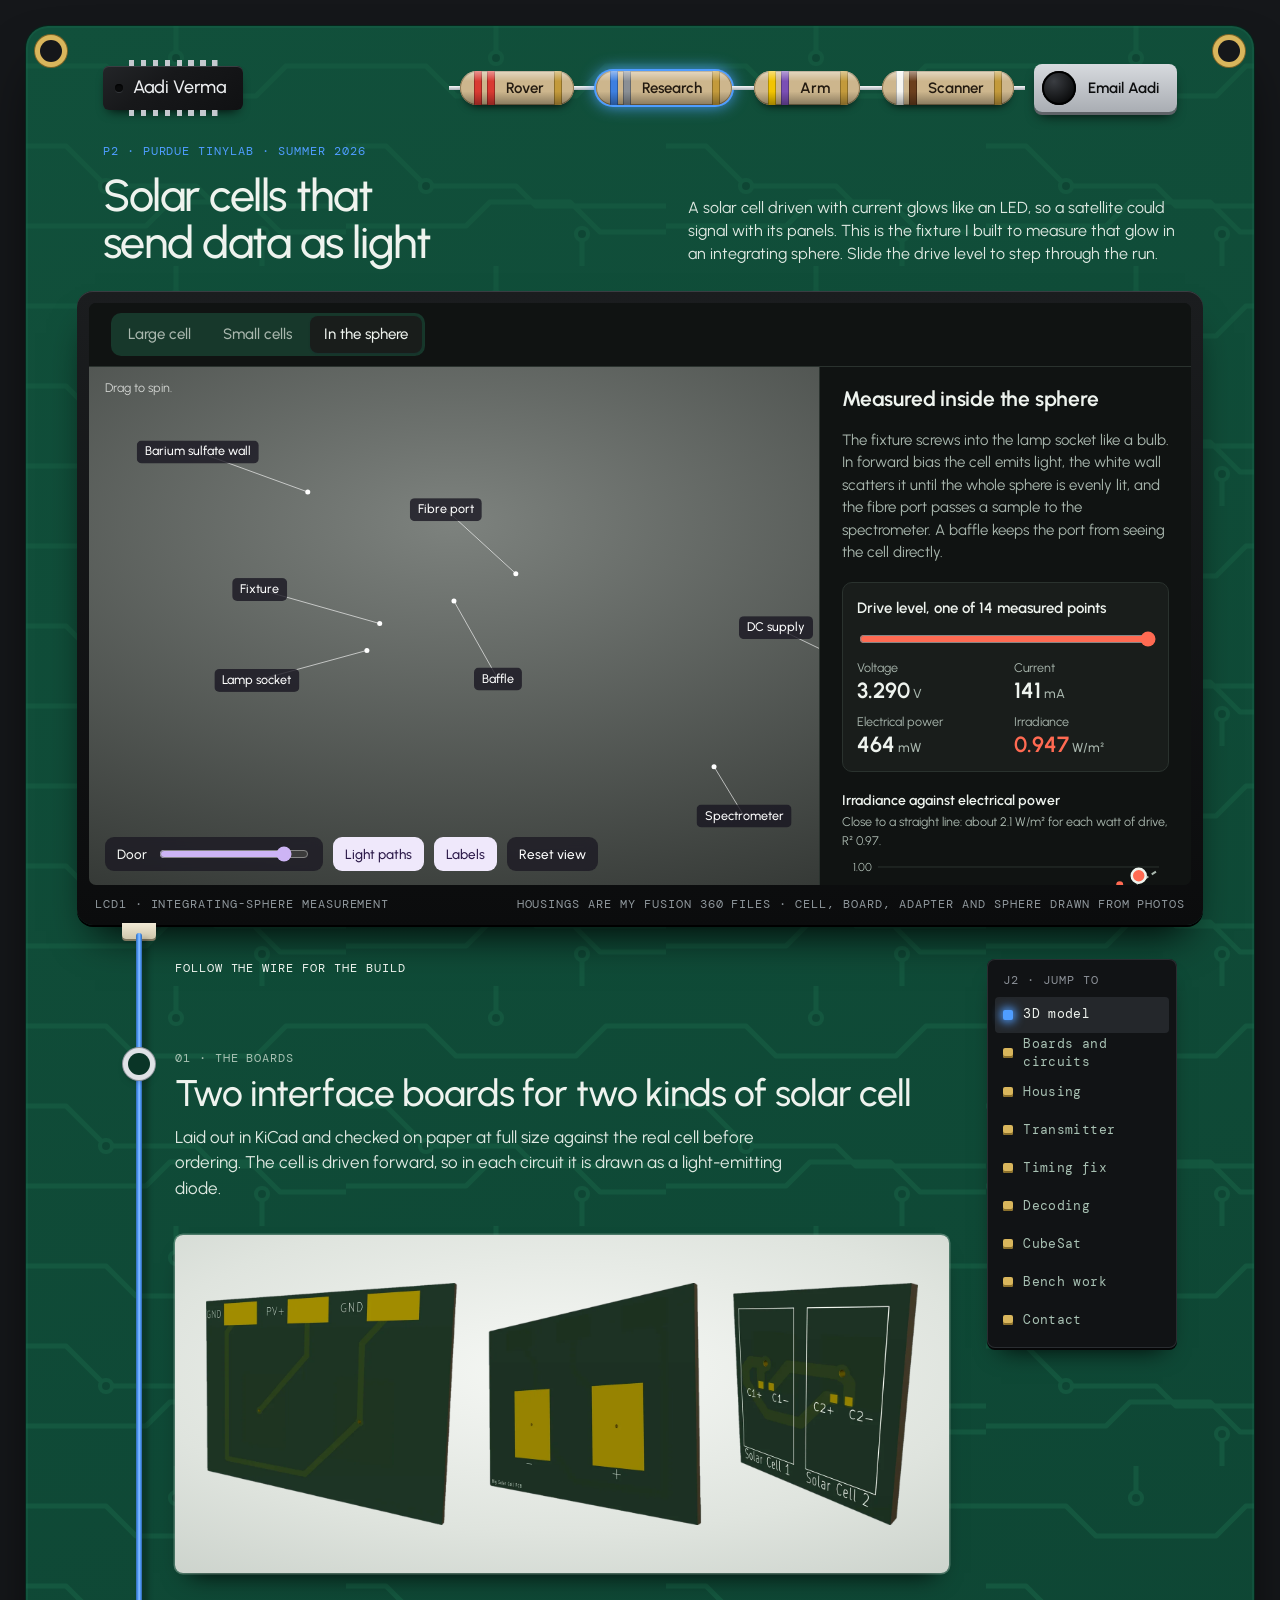
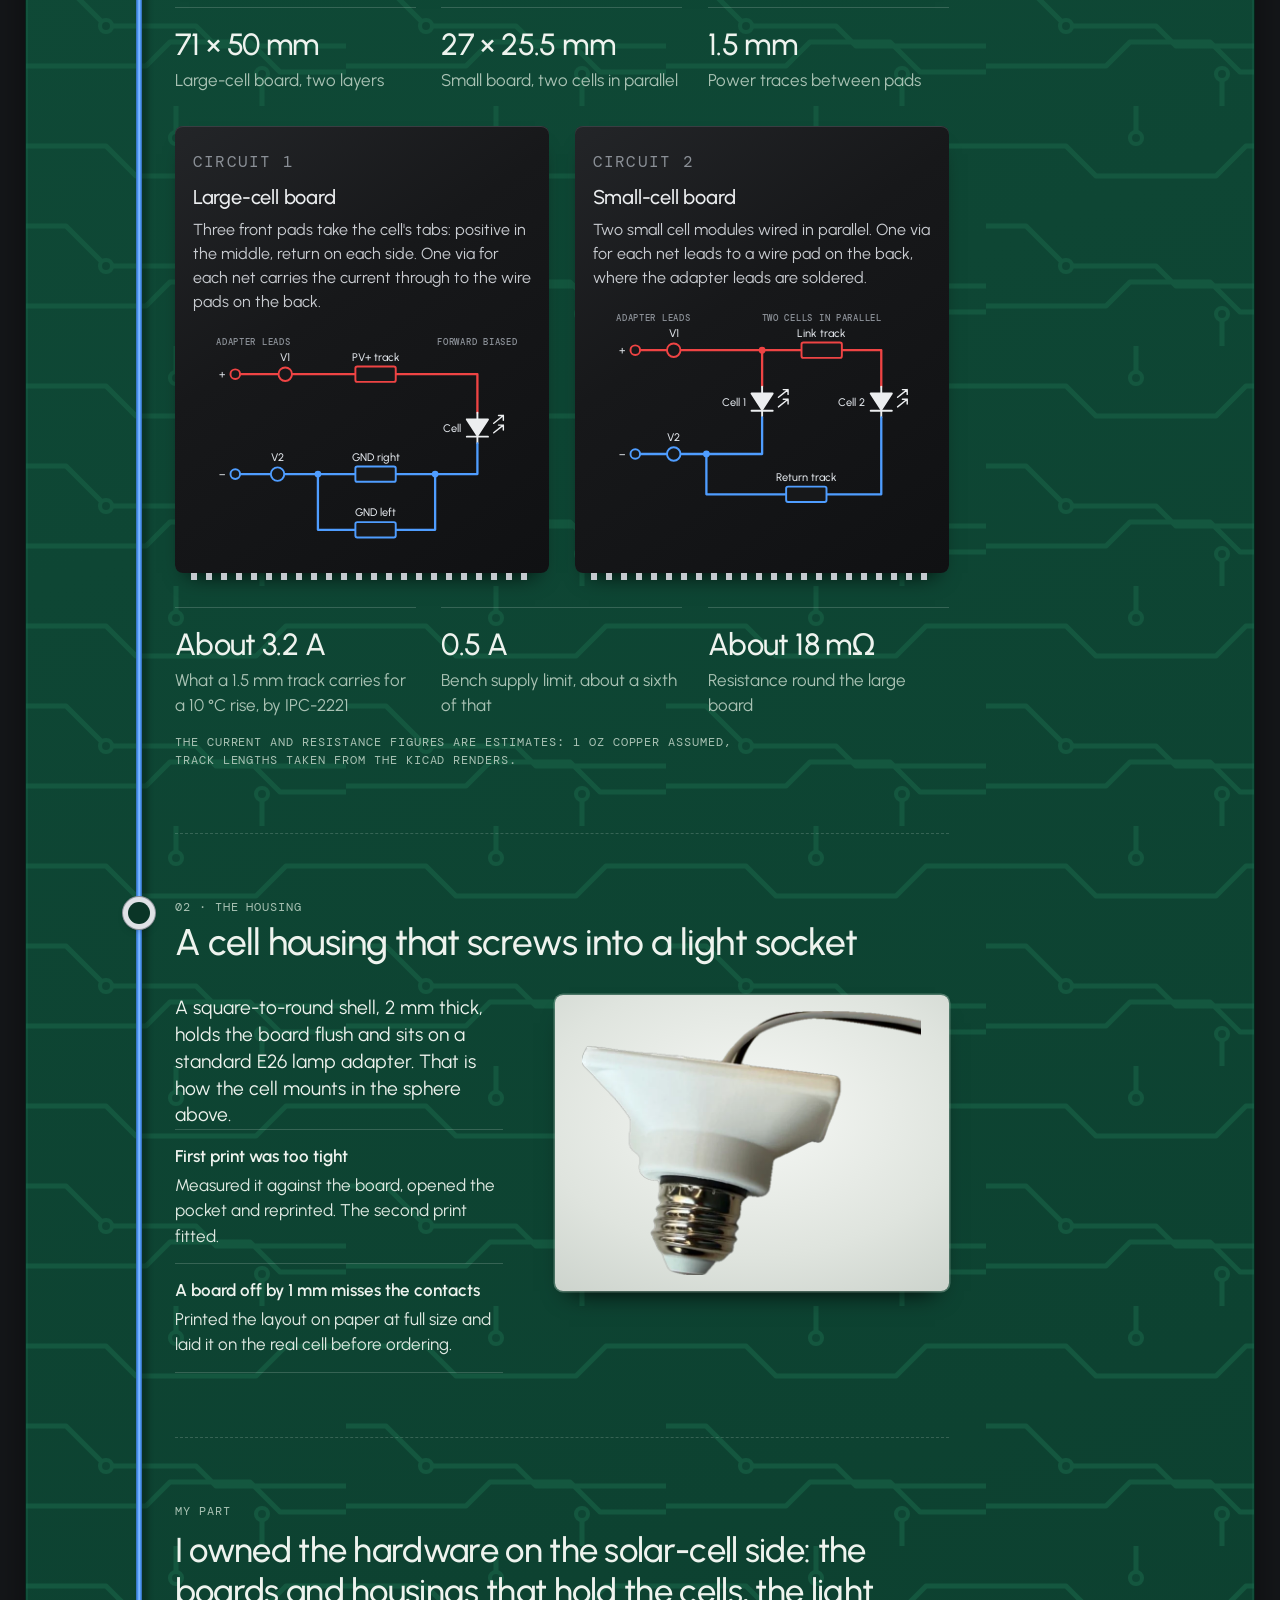
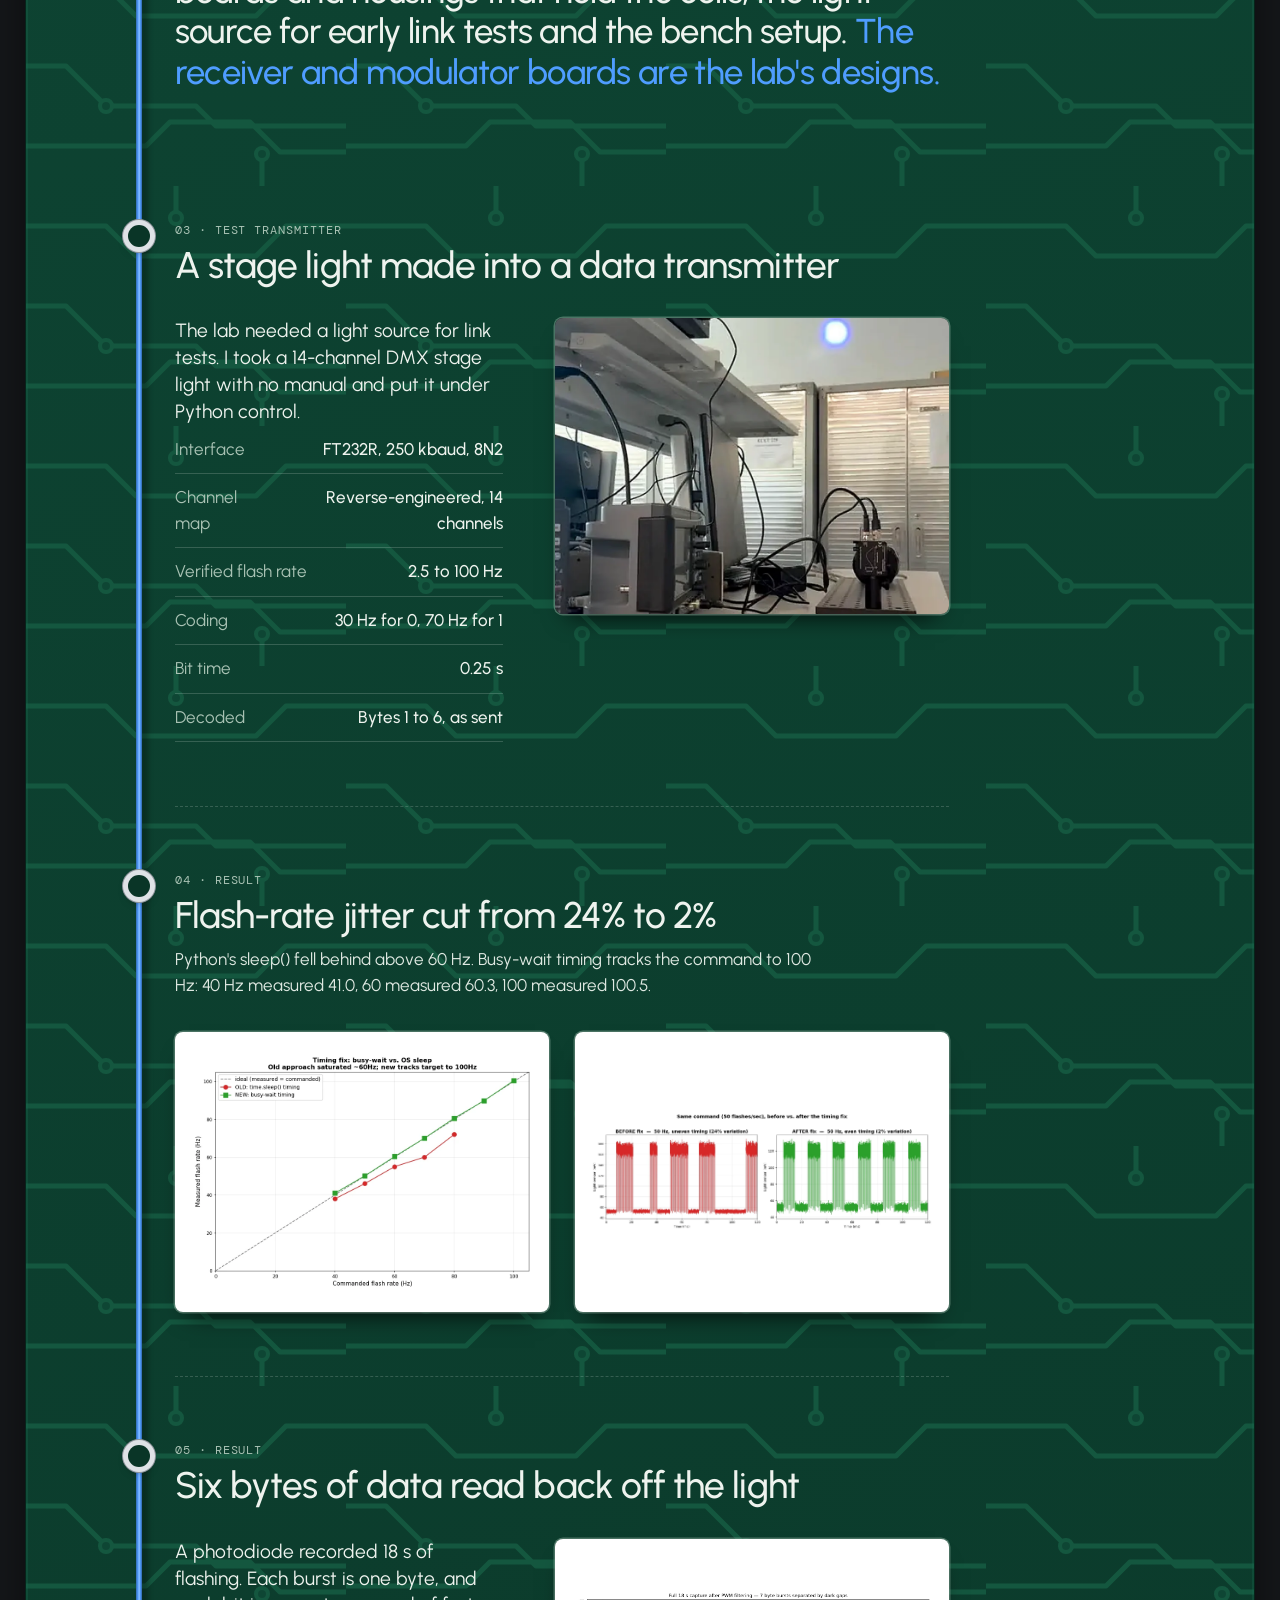
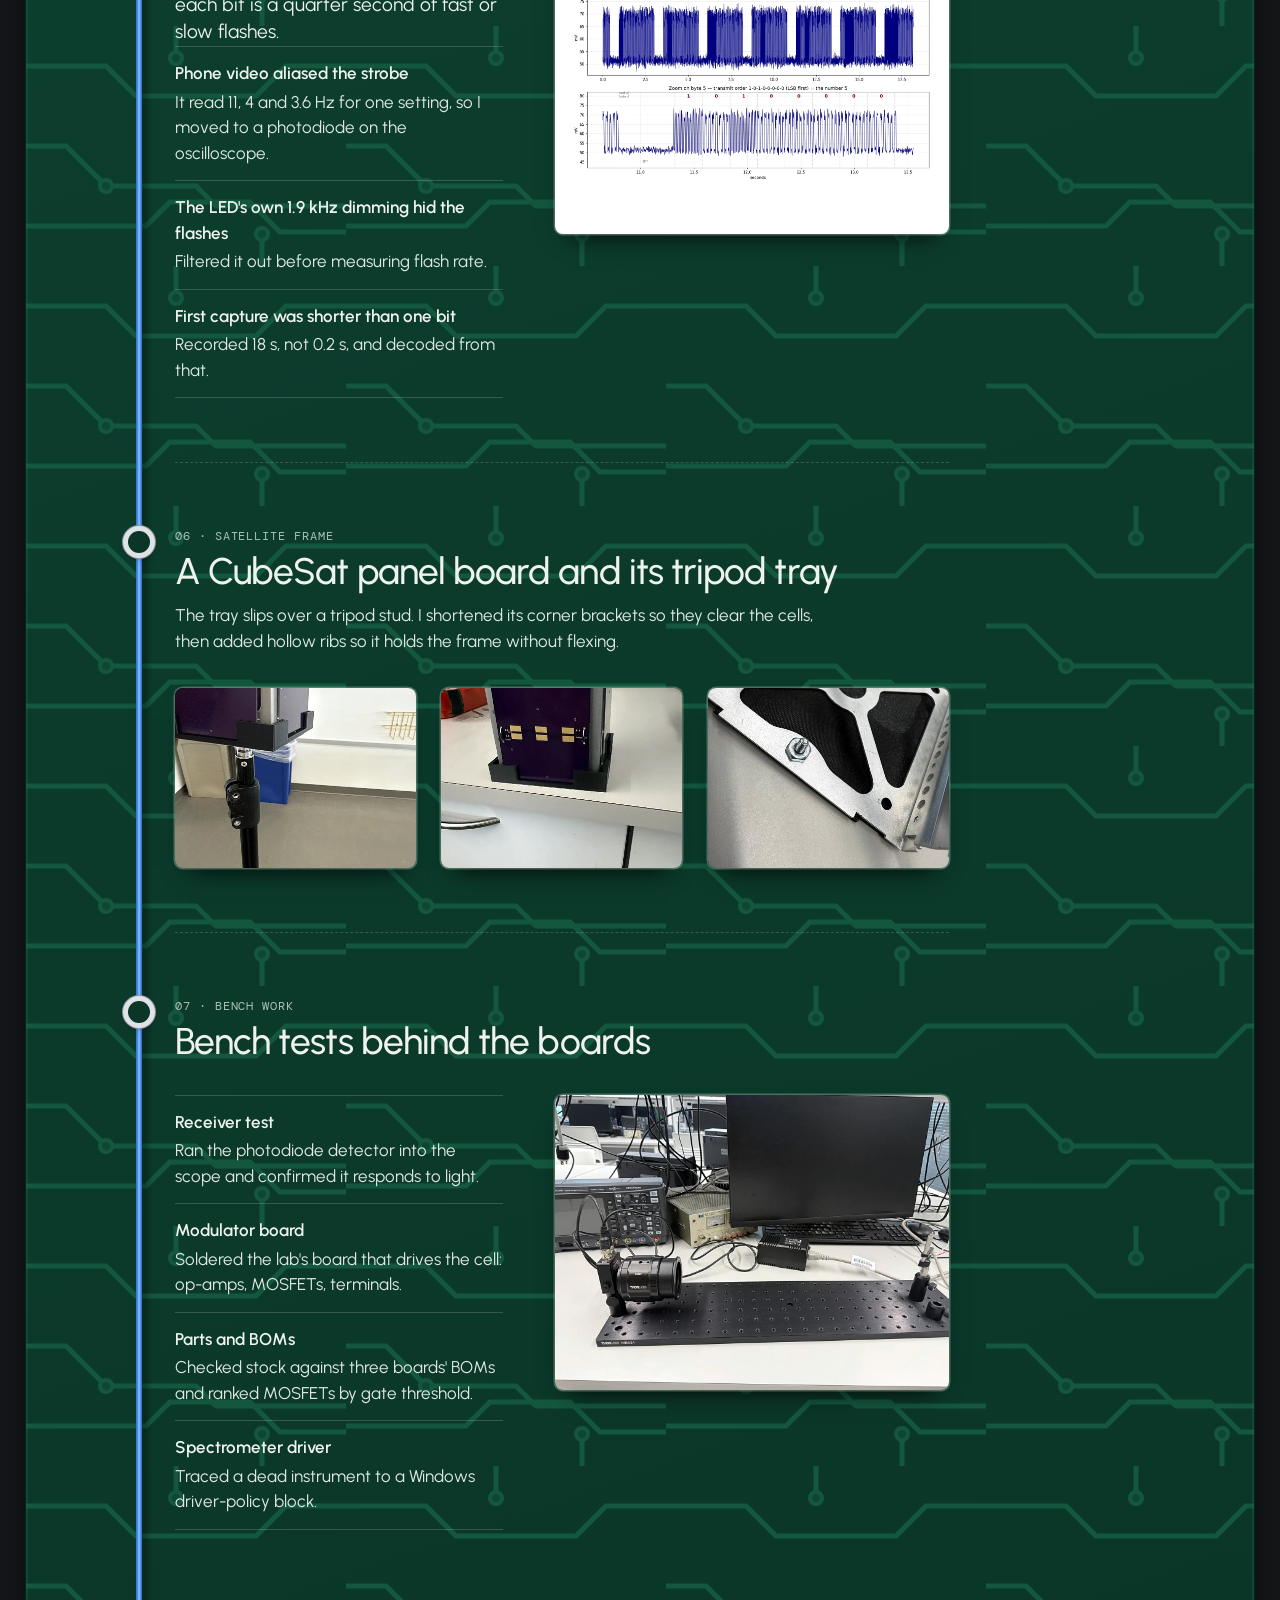
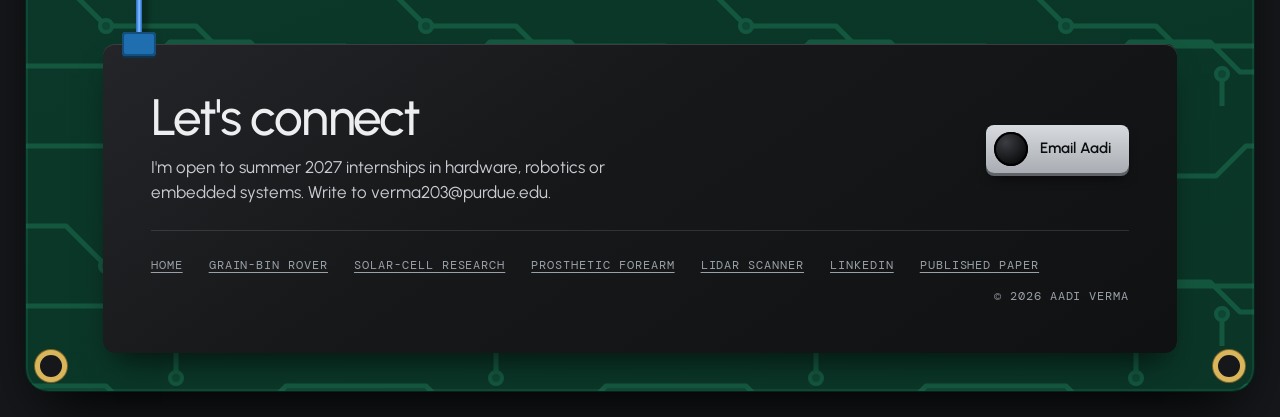
<file: research.html>
<!doctype html>
<html lang="en">
<head>
<meta charset="utf-8">
<meta name="viewport" content="width=device-width, initial-scale=1, viewport-fit=cover">
<title>Solar-cell light link: research hardware by Aadi Verma at Purdue tinyLab</title>
<meta name="description" content="Boards, printed housings and test rigs for sending data with light from solar cells, opening on a live model of the integrating-sphere measurement.">
<meta name="robots" content="noindex, nofollow">
<meta property="og:type" content="website">
<meta property="og:title" content="Solar-cell light link: research hardware by Aadi Verma at Purdue tinyLab">
<meta property="og:description" content="Boards, printed housings and test rigs for sending data with light from solar cells, opening on a live model of the integrating-sphere measurement.">
<meta property="og:image" content="https://aadiverma-ee.github.io/share.jpg">
<meta name="twitter:card" content="summary_large_image">
<meta name="theme-color" content="#15171a">
<link rel="icon" href="favicon.svg" type="image/svg+xml">
<link rel="preload" href="urbanist-latin-wght-normal.woff2" as="font" type="font/woff2" crossorigin>
<link rel="stylesheet" href="pcb.css">
</head>
<body style="--w: #4f9dff">
<div class="bench"><div class="board">
  <span class="hole a"></span><span class="hole b"></span><span class="hole c"></span><span class="hole d"></span>
  <header class="hdr page-hdr">
    <a class="home" href="index.html">Aadi Verma</a>
    <nav class="pins" aria-label="Projects"><a href="rover.html" style="--c: #ef4444"><span class="pill"><span class="bands"><b style="--b: #d93a32"></b><b style="--b: #d93a32"></b></span>Rover<b class="tol"></b></span></a><a href="research.html" style="--c: #4f9dff" aria-current="page"><span class="pill"><span class="bands"><b style="--b: #3d7fe0"></b><b style="--b: #8a8f95"></b></span>Research<b class="tol"></b></span></a><a href="arm.html" style="--c: #ffd23f"><span class="pill"><span class="bands"><b style="--b: #f2c400"></b><b style="--b: #7a4fb5"></b></span>Arm<b class="tol"></b></span></a><a href="lidar.html" style="--c: #f4f4f1"><span class="pill"><span class="bands"><b style="--b: #f6f6f1"></b><b style="--b: #6b3f1d"></b></span>Scanner<b class="tol"></b></span></a></nav>
    <a class="sw" href="mailto:verma203@purdue.edu"><b></b>Email Aadi</a>
  </header>
  <main>
    <section class="hero" id="top" aria-labelledby="hero-h">
      <div class="hero__head">
        <p class="silk">P2 · Purdue tinyLab · summer 2026</p>
        <h1 id="hero-h">Solar cells that send data as light</h1>
        <p class="lead">A solar cell driven with current glows like an LED, so a satellite could signal with its panels. This is the fixture I built to measure that glow in an integrating sphere. Slide the drive level to step through the run.</p>
      </div>
      <div class="disp" style="--dh-m: 86svh">
        <div class="disp__screen"><p>Loading the 3D model</p><iframe src="viewer-fixture.html#in-the-sphere" title="3D model of the solar-cell fixture inside an integrating sphere, with the measured drive levels" allow="fullscreen"></iframe></div>
        <div class="disp__foot silk"><span>LCD1 · Integrating-sphere measurement</span><span>Housings are my Fusion 360 files · cell, board, adapter and sphere drawn from photos</span></div>
      </div>
      <p class="lead lead--below" aria-hidden="true">A solar cell driven with current glows like an LED, so a satellite could signal with its panels. This is the fixture I built to measure that glow in an integrating sphere. Slide the drive level to step through the run.</p>
    </section>
    <div class="run">
      <nav class="rail" aria-label="On this page"><p class="silk">J2 · Jump to</p><ol><li><a href="#top"><i></i>3D model</a></li><li><a href="#boards"><i></i>Boards and circuits</a></li><li><a href="#housing"><i></i>Housing</a></li><li><a href="#light"><i></i>Transmitter</a></li><li><a href="#timing"><i></i>Timing fix</a></li><li><a href="#decode"><i></i>Decoding</a></li><li><a href="#cubesat"><i></i>CubeSat</a></li><li><a href="#bench"><i></i>Bench work</a></li><li><a href="#contact"><i></i>Contact</a></li></ol></nav>
      <p class="run__lead silk">Follow the wire for the build</p>
    <section class="part" id="boards" aria-labelledby="boards-h">
      <div class="part__head"><p class="silk">01 · The boards</p><h2 id="boards-h">Two interface boards for two kinds of solar cell</h2><p>Laid out in KiCad and checked on paper at full size against the real cell before ordering. The cell is driven forward, so in each circuit it is drawn as a light-emitting diode.</p></div>
      <div class="grid g1"><figure class="fig fig--light fig--wide"><img src="boards.webp" alt="Three views of the boards: the large board front with three pads, its back with two large pads, and the small two-cell board" loading="lazy"></figure></div>
      <div class="grid g3 facts"><div><b>71 × 50 mm</b><span>Large-cell board, two layers</span></div><div><b>27 × 25.5 mm</b><span>Small board, two cells in parallel</span></div><div><b>1.5 mm</b><span>Power traces between pads</span></div></div>
      <div class="grid g2"><article class="ic"><p class="silk">Circuit 1</p><h3>Large-cell board</h3><p>Three front pads take the cell's tabs: positive in the middle, return on each side. One via for each net carries the current through to the wire pads on the back.</p><svg class="sch" viewBox="0 0 352 232" role="img" aria-label="Equivalent circuit of the large-cell board: the positive lead passes through via V1 and the PV+ track to the cell, and the return comes back through two ground tracks in parallel to via V2.">
  <path class="w pos" d="M44 46H296V86"/><circle class="el pos" cx="44" cy="46" r="5"/><text x="33" y="50" text-anchor="end">+</text><circle class="el pos" cx="96" cy="46" r="7"/><text x="96" y="32" text-anchor="middle">V1</text><rect class="el pos" x="169" y="38" width="42" height="16" rx="2"/><text x="190" y="32" text-anchor="middle">PV+ track</text>
  <path class="dev fill" d="M285 93L307 93L296 110Z"/><path class="dev" d="M285 111L307 111M296 86L296 93M296 111L296 118"/><path class="dev thin" d="M313 97l10 -8m-5 0h5v5M313 107l10 -8m-5 0h5v5"/><text x="279" y="106" text-anchor="end">Cell</text>
  <path class="w ret" d="M296 118V150H44M252 150V208H130V150"/><circle class="node" cx="252" cy="150" r="3.5"/><circle class="node" cx="130" cy="150" r="3.5"/>
  <circle class="el ret" cx="44" cy="150" r="5"/><text x="33" y="154" text-anchor="end">−</text><circle class="el ret" cx="88" cy="150" r="7"/><text x="88" y="136" text-anchor="middle">V2</text><rect class="el ret" x="169" y="142" width="42" height="16" rx="2"/><text x="190" y="136" text-anchor="middle">GND right</text><rect class="el ret" x="169" y="200" width="42" height="16" rx="2"/><text x="190" y="194" text-anchor="middle">GND left</text>
  <text class="dim" x="24" y="16">Adapter leads</text><text class="dim" x="296" y="16" text-anchor="middle">Forward biased</text>
</svg></article><article class="ic"><p class="silk">Circuit 2</p><h3>Small-cell board</h3><p>Two small cell modules wired in parallel. One via for each net leads to a wire pad on the back, where the adapter leads are soldered.</p><svg class="sch" viewBox="0 0 352 232" role="img" aria-label="Equivalent circuit of the small-cell board: two cells in parallel between the positive net, fed through via V1, and the return net, which leaves through via V2.">
  <path class="w pos" d="M44 46H300V84M176 46V84"/><circle class="node pos" cx="176" cy="46" r="3.5"/><circle class="el pos" cx="44" cy="46" r="5"/><text x="33" y="50" text-anchor="end">+</text><circle class="el pos" cx="84" cy="46" r="7"/><text x="84" y="32" text-anchor="middle">V1</text><rect class="el pos" x="217" y="38" width="42" height="16" rx="2"/><text x="238" y="32" text-anchor="middle">Link track</text>
  <path class="dev fill" d="M165 91L187 91L176 108Z"/><path class="dev" d="M165 109L187 109M176 84L176 91M176 109L176 116"/><path class="dev thin" d="M193 95l10 -8m-5 0h5v5M193 105l10 -8m-5 0h5v5"/><text x="159" y="104" text-anchor="end">Cell 1</text><path class="dev fill" d="M289 91L311 91L300 108Z"/><path class="dev" d="M289 109L311 109M300 84L300 91M300 109L300 116"/><path class="dev thin" d="M317 95l10 -8m-5 0h5v5M317 105l10 -8m-5 0h5v5"/><text x="283" y="104" text-anchor="end">Cell 2</text>
  <path class="w ret" d="M176 116V154H44M300 116V196H118V154"/><circle class="node" cx="118" cy="154" r="3.5"/><circle class="el ret" cx="44" cy="154" r="5"/><text x="33" y="158" text-anchor="end">−</text><circle class="el ret" cx="84" cy="154" r="7"/><text x="84" y="140" text-anchor="middle">V2</text><rect class="el ret" x="201" y="188" width="42" height="16" rx="2"/><text x="222" y="182" text-anchor="middle">Return track</text>
  <text class="dim" x="24" y="16">Adapter leads</text><text class="dim" x="238" y="16" text-anchor="middle">Two cells in parallel</text>
</svg></article></div>
      <div class="grid g3 facts"><div><b>About 3.2 A</b><span>What a 1.5 mm track carries for a 10 °C rise, by IPC-2221</span></div><div><b>0.5 A</b><span>Bench supply limit, about a sixth of that</span></div><div><b>About 18 mΩ</b><span>Resistance round the large board</span></div></div>
      <p class="silk fine">The current and resistance figures are estimates: 1 oz copper assumed, track lengths taken from the KiCad renders.</p>
    </section>
    <section class="part" id="housing" aria-labelledby="housing-h">
      <div class="part__head"><p class="silk">02 · The housing</p><h2 id="housing-h">A cell housing that screws into a light socket</h2></div>
      <div class="grid split"><div class="stack"><p class="t-lead">A square-to-round shell, 2 mm thick, holds the board flush and sits on a standard E26 lamp adapter. That is how the cell mounts in the sphere above.</p><ul class="rows"><li><b>First print was too tight</b><p>Measured it against the board, opened the pocket and reprinted. The second print fitted.</p></li><li><b>A board off by 1 mm misses the contacts</b><p>Printed the layout on paper at full size and laid it on the real cell before ordering.</p></li></ul></div><figure class="fig fig--light"><img src="housing-photo.webp" alt="The white printed housing on its brass lamp base, with power leads coming out of the back" loading="lazy"></figure></div>
    </section>
    <section class="note" aria-label="My part"><p class="silk">My part</p><p>I owned the hardware on the solar-cell side: the boards and housings that hold the cells, the light source for early link tests and the bench setup. <strong>The receiver and modulator boards are the lab's designs.</strong></p></section>
    <section class="part" id="light" aria-labelledby="light-h">
      <div class="part__head"><p class="silk">03 · Test transmitter</p><h2 id="light-h">A stage light made into a data transmitter</h2></div>
      <div class="grid split"><div class="stack"><p class="t-lead">The lab needed a light source for link tests. I took a 14-channel DMX stage light with no manual and put it under Python control.</p><dl class="spec"><div><dt>Interface</dt><dd>FT232R, 250 kbaud, 8N2</dd></div><div><dt>Channel map</dt><dd>Reverse-engineered, 14 channels</dd></div><div><dt>Verified flash rate</dt><dd>2.5 to 100 Hz</dd></div><div><dt>Coding</dt><dd>30 Hz for 0, 70 Hz for 1</dd></div><div><dt>Bit time</dt><dd>0.25 s</dd></div><div><dt>Decoded</dt><dd>Bytes 1 to 6, as sent</dd></div></dl></div><figure class="fig"><img src="dmx-bench.webp" alt="Lab bench with an oscilloscope, a photodiode detector with a lens tube and the stage light behind" loading="lazy"></figure></div>
    </section>
    <section class="part" id="timing" aria-labelledby="timing-h">
      <div class="part__head"><p class="silk">04 · Result</p><h2 id="timing-h">Flash-rate jitter cut from 24% to 2%</h2><p>Python's sleep() fell behind above 60 Hz. Busy-wait timing tracks the command to 100 Hz: 40 Hz measured 41.0, 60 measured 60.3, 100 measured 100.5.</p></div>
      <div class="grid g2"><figure class="fig fig--paper"><img src="chart-timing.webp" alt="Chart of measured against commanded flash rate: the old timing sags below the ideal line past 60 Hz, the new timing follows it to 100 Hz" loading="lazy"></figure><figure class="fig fig--paper"><img src="chart-beforeafter.webp" alt="Two photodiode waveforms for a 50 Hz command: uneven flashes before the fix, even flashes after" loading="lazy"></figure></div>
    </section>
    <section class="part" id="decode" aria-labelledby="decode-h">
      <div class="part__head"><p class="silk">05 · Result</p><h2 id="decode-h">Six bytes of data read back off the light</h2></div>
      <div class="grid split"><div class="stack"><p class="t-lead">A photodiode recorded 18 s of flashing. Each burst is one byte, and each bit is a quarter second of fast or slow flashes.</p><ul class="rows"><li><b>Phone video aliased the strobe</b><p>It read 11, 4 and 3.6 Hz for one setting, so I moved to a photodiode on the oscilloscope.</p></li><li><b>The LED's own 1.9 kHz dimming hid the flashes</b><p>Filtered it out before measuring flash rate.</p></li><li><b>First capture was shorter than one bit</b><p>Recorded 18 s, not 0.2 s, and decoded from that.</p></li></ul></div><figure class="fig fig--paper"><img src="chart-fsk.webp" alt="Photodiode capture of the flashing light: bursts separated by dark gaps, and one byte zoomed in and read bit by bit as the number 5" loading="lazy"></figure></div>
    </section>
    <section class="part" id="cubesat" aria-labelledby="cubesat-h">
      <div class="part__head"><p class="silk">06 · Satellite frame</p><h2 id="cubesat-h">A CubeSat panel board and its tripod tray</h2><p>The tray slips over a tripod stud. I shortened its corner brackets so they clear the cells, then added hollow ribs so it holds the frame without flexing.</p></div>
      <div class="grid g3"><figure class="fig"><img src="cubesat-tripod.webp" alt="The CubeSat frame in its black printed tray on a camera tripod" loading="lazy"></figure><figure class="fig"><img src="cubesat-bench.webp" alt="The CubeSat frame sitting in the printed tray on a lab bench" loading="lazy"></figure><figure class="fig"><img src="cubesat-holes.webp" alt="Inside corner of the metal CubeSat frame with bolts, used to check hole positions" loading="lazy"></figure></div>
    </section>
    <section class="part" id="bench" aria-labelledby="bench-h">
      <div class="part__head"><p class="silk">07 · Bench work</p><h2 id="bench-h">Bench tests behind the boards</h2></div>
      <div class="grid split"><div class="stack"><ul class="rows"><li><b>Receiver test</b><p>Ran the photodiode detector into the scope and confirmed it responds to light.</p></li><li><b>Modulator board</b><p>Soldered the lab's board that drives the cell: op-amps, MOSFETs, terminals.</p></li><li><b>Parts and BOMs</b><p>Checked stock against three boards' BOMs and ranked MOSFETs by gate threshold.</p></li><li><b>Spectrometer driver</b><p>Traced a dead instrument to a Windows driver-policy block.</p></li></ul></div><figure class="fig"><img src="rx-bench.webp" alt="A photodiode detector with a lens tube on an optical breadboard, with an oscilloscope and power supply behind" loading="lazy"></figure></div>
    </section>
    </div>
  </main>
  <footer class="contact" id="contact">
    <div><h2>Let's connect</h2><p>I'm open to summer 2027 internships in hardware, robotics or embedded systems. Write to verma203@purdue.edu.</p></div>
    <a class="sw" href="mailto:verma203@purdue.edu"><b></b>Email Aadi</a>
    <div class="contact__links silk"><a href="index.html">Home</a><a href="rover.html">Grain-bin rover</a><a href="research.html">Solar-cell research</a><a href="arm.html">Prosthetic forearm</a><a href="lidar.html">LiDAR scanner</a><a href="https://www.linkedin.com/in/aadi-verma-ee/" rel="noopener">LinkedIn</a><a href="https://ijournals.in/journal/index.php/ijshre/article/view/70" rel="noopener">Published paper</a><span>&copy; 2026 Aadi Verma</span></div>
  </footer>
</div></div>
<script src="pcb.js" defer></script>
</body>
</html>
</file>
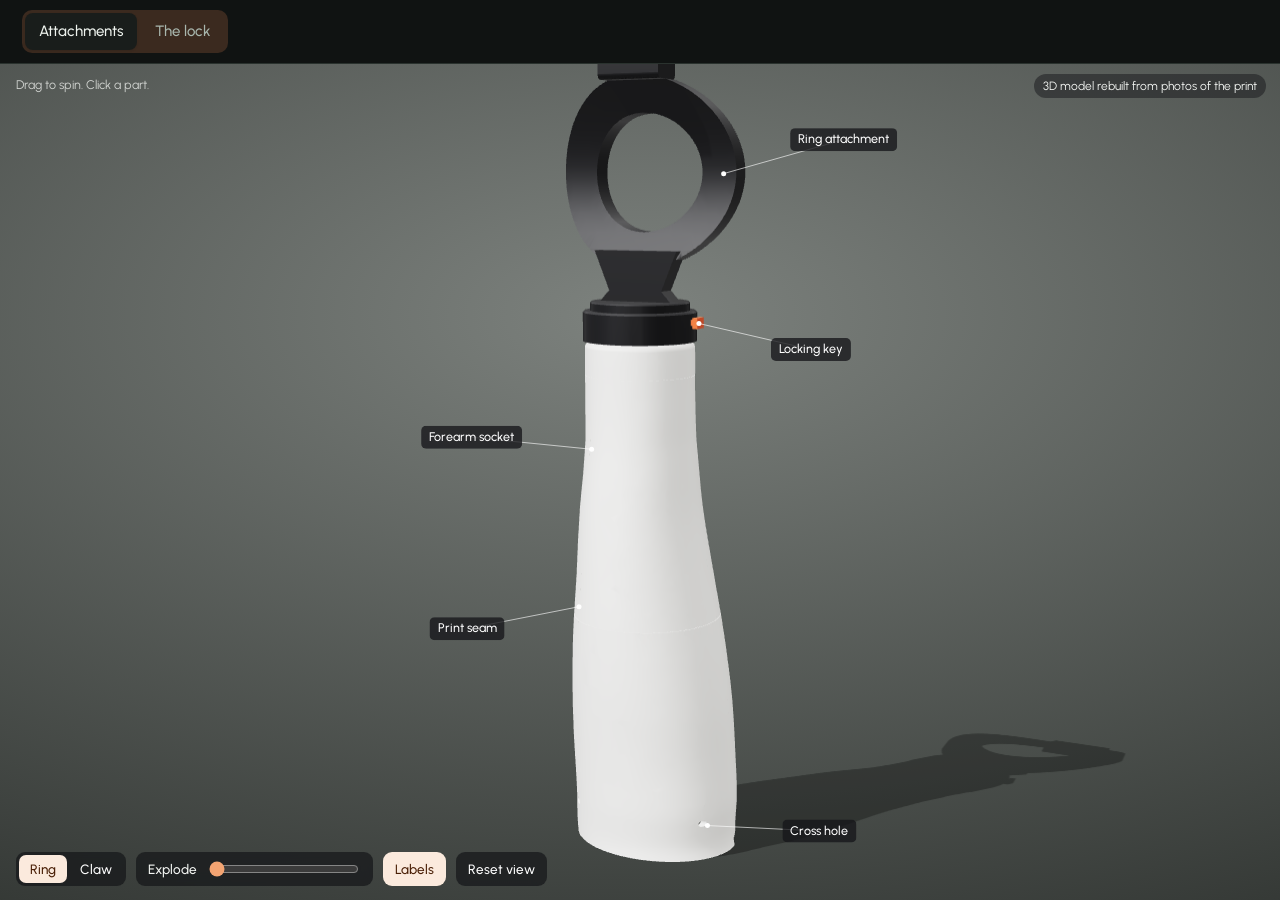
<file: viewer-arm.html>
<!DOCTYPE html>
<html lang="en" data-theme="dark">
<head><meta name="robots" content="noindex, nofollow">
<meta charset="utf-8">
<meta name="viewport" content="width=device-width, initial-scale=1">
<title>Modular Prosthetic Arm</title>
<style>
@font-face{font-family:"Urbanist";font-weight:100 900;font-display:swap;src:url("urbanist-latin-wght-normal.woff2") format("woff2")}
@font-face{font-family:"DM Mono";font-weight:400;font-display:swap;src:url("dm-mono-latin-400-normal.woff2") format("woff2")}
@font-face{font-family:"DM Mono";font-weight:500;font-display:swap;src:url("dm-mono-latin-500-normal.woff2") format("woff2")}
</style>
<style>
/* Layout idea: the 3D stage is the page; a single reading column sits to its right and a tool strip floats on the stage.
   Palette comes from the hardware: white print, black print, and the orange of the locking key, used only for the lock and the chosen design. */
:root {
  --paper: #f3f4f5;
  --paper-raised: #ffffff;
  --ink: #1b1c20;
  --ink-soft: #5c5f66;
  --rule: #d9dbdf;
  --key: #b0470f;
  --key-tint: #f7e7dc;
  --bar: #b9bcc3;
  --stage-a: #8d9199;
  --stage-b: #43464d;
  --stage-ink: #f6f6f4;
  --font-display: "Bricolage Grotesque", "Avenir Next Condensed", "Helvetica Neue", Arial, sans-serif;
  --font-body: "Instrument Sans", "Helvetica Neue", Helvetica, Arial, sans-serif;
  color-scheme: light;
}
@media (prefers-color-scheme: dark) {
  :root:not([data-theme="light"]) {
    --paper: #17181b; --paper-raised: #212327; --ink: #eeeeec; --ink-soft: #a6a9af; --rule: #34373d;
    --key: #f08c4e; --key-tint: #3b2a1f; --bar: #565a62; --stage-a: #666a72; --stage-b: #25272b;
    color-scheme: dark;
  }
}
:root[data-theme="dark"] {
  --paper: #17181b; --paper-raised: #212327; --ink: #eeeeec; --ink-soft: #a6a9af; --rule: #34373d;
  --key: #f08c4e; --key-tint: #3b2a1f; --bar: #565a62; --stage-a: #666a72; --stage-b: #25272b;
  color-scheme: dark;
}
* { box-sizing: border-box; }
html, body { height: 100%; margin: 0; }
body { background: var(--paper); color: var(--ink); font-family: var(--font-body); font-size: 15px; line-height: 1.5;
  display: flex; flex-direction: column; -webkit-font-smoothing: antialiased; }
button, input { font: inherit; color: inherit; }
:focus-visible { outline: 2px solid var(--key); outline-offset: 2px; }

.top { display: flex; align-items: flex-end; justify-content: space-between; gap: 12px 28px; flex-wrap: wrap;
  padding: 14px 22px 12px; border-bottom: 1px solid var(--rule); }
.top h1 { font-family: var(--font-display); font-weight: 650; font-size: 25px; line-height: 1.1; letter-spacing: -0.015em; margin: 0; text-wrap: balance; }
.top p { margin: 3px 0 0; color: var(--ink-soft); font-size: 13.5px; }
.views { display: flex; gap: 4px; padding: 3px; background: var(--key-tint); border-radius: 10px; }
.views button { border: 0; background: transparent; padding: 7px 14px; border-radius: 8px; cursor: pointer; font-weight: 500; color: var(--ink-soft); white-space: nowrap; }
.views button[aria-selected="true"] { background: var(--paper-raised); color: var(--ink); box-shadow: 0 1px 2px rgba(30, 25, 20, .18); }

.main { flex: 1; min-height: 0; display: grid; grid-template-columns: minmax(0, 1fr) 380px; }
.stage { position: relative; min-height: 0; overflow: hidden; color: var(--stage-ink);
  background: radial-gradient(120% 90% at 50% 30%, var(--stage-a), var(--stage-b)); touch-action: none; }
.stage canvas { display: block; width: 100%; height: 100%; }
.stage svg.leaders { position: absolute; inset: 0; width: 100%; height: 100%; pointer-events: none; }
.stage svg.leaders line { stroke: rgba(255, 255, 255, .62); stroke-width: 1; }
.stage svg.leaders circle { fill: #fff; }
.tag { position: absolute; left: 0; top: 0; padding: 2px 8px; border-radius: 5px; font-size: 12.5px; font-weight: 500; white-space: nowrap;
  background: rgba(22, 23, 26, .78); color: #fff; pointer-events: none; will-change: transform; font-variant-numeric: tabular-nums; }
.fallback { position: absolute; inset: 0; display: none; place-items: center; padding: 24px; text-align: center; }
.hint { position: absolute; top: 12px; left: 16px; font-size: 12.5px; opacity: .78; pointer-events: none; }
.source { position: absolute; top: 10px; right: 14px; font-size: 12px; padding: 3px 9px; border-radius: 99px; background: rgba(22, 23, 26, .5); pointer-events: none; }

.tools { position: absolute; left: 16px; right: 16px; bottom: 14px; display: flex; flex-wrap: wrap; gap: 8px 10px; align-items: center; pointer-events: none; }
.tools > * { pointer-events: auto; }
.tool { display: flex; align-items: center; gap: 10px; padding: 7px 12px; border-radius: 9px; background: rgba(22, 23, 26, .72); backdrop-filter: blur(6px); font-size: 13.5px; }
.tool label { font-weight: 500; }
.tool input[type="range"] { width: 150px; accent-color: #f3a472; }
button.tool { border: 0; cursor: pointer; color: #fff; font-weight: 500; }
button.tool[aria-pressed="true"] { background: #fbeadd; color: #4a1f06; }
.seg { display: flex; gap: 2px; padding: 3px; border-radius: 9px; background: rgba(22, 23, 26, .72); backdrop-filter: blur(6px); }
.seg button { border: 0; background: transparent; color: #fff; padding: 4px 11px; border-radius: 7px; cursor: pointer; font-size: 13.5px; font-weight: 500; }
.seg button[aria-pressed="true"] { background: #fbeadd; color: #4a1f06; }

.panel { border-left: 1px solid var(--rule); overflow-y: auto; padding: 20px 22px 28px; }
.col { display: flex; flex-direction: column; gap: 18px; }
.panel h2 { font-family: var(--font-display); font-weight: 650; font-size: 21px; line-height: 1.15; letter-spacing: -0.01em; margin: 0; text-wrap: balance; }
.panel h3 { font-size: 14px; font-weight: 600; margin: 0 0 2px; }
.panel p { margin: 0; max-width: 62ch; }
.lede { color: var(--ink-soft); }
.sub { font-size: 12.5px; color: var(--ink-soft); }
.parts { list-style: none; margin: 0; padding: 0; display: flex; flex-direction: column; gap: 6px; counter-reset: part; }
.part { border: 1px solid var(--rule); border-radius: 10px; background: var(--paper-raised); overflow: hidden; }
.part > button { width: 100%; display: grid; grid-template-columns: 22px 1fr auto; align-items: center; gap: 8px; padding: 10px 12px; border: 0; background: transparent; cursor: pointer; text-align: left; }
.part > button::before { counter-increment: part; content: counter(part); font-size: 12.5px; font-weight: 600; color: var(--key);
  width: 22px; height: 22px; border-radius: 50%; background: var(--key-tint); display: grid; place-items: center; font-variant-numeric: tabular-nums; }
.part .name { font-weight: 600; }
.chip { font-size: 12px; padding: 2px 8px; border-radius: 99px; border: 1px solid var(--rule); color: var(--ink-soft); white-space: nowrap; }
.chip.on { border-color: transparent; background: var(--key-tint); color: var(--key); }
.part.is-open { border-color: var(--key); }
.part .body { display: none; padding: 0 12px 12px; flex-direction: column; gap: 10px; }
.part.is-open .body { display: flex; }
.part figure { margin: 0; display: flex; gap: 10px; align-items: flex-end; }
.part img { max-height: 190px; width: auto; max-width: 45%; border-radius: 6px; display: block; }
.part figcaption { font-size: 12.5px; color: var(--ink-soft); }
dl.dims { margin: 0; display: grid; grid-template-columns: auto 1fr; gap: 3px 14px; font-size: 13.5px; }
dl.dims dt { color: var(--ink-soft); }
dl.dims dd { margin: 0; font-variant-numeric: tabular-nums; }

.box { display: flex; flex-direction: column; gap: 10px; padding: 14px; border: 1px solid var(--rule); border-radius: 10px; background: var(--paper-raised); }
.readouts { display: grid; grid-template-columns: 1fr 1fr; gap: 10px 16px; margin: 0; }
.readouts div { display: flex; flex-direction: column; }
.readouts dt { font-size: 12.5px; color: var(--ink-soft); }
.readouts dd { margin: 0; font-family: var(--font-display); font-weight: 650; font-size: 21px; line-height: 1.15; font-variant-numeric: tabular-nums; }
.readouts dd small { font-family: var(--font-body); font-weight: 500; font-size: 13px; color: var(--ink-soft); margin-left: 3px; }
.readouts .hot dd { color: var(--key); }

.steps { list-style: none; margin: 0; padding: 0; display: flex; flex-direction: column; gap: 6px; counter-reset: step; }
.steps li { display: grid; grid-template-columns: 22px 1fr; gap: 10px; padding: 10px 12px; border: 1px solid var(--rule); border-radius: 10px; background: var(--paper-raised); }
.steps li::before { counter-increment: step; content: counter(step); font-size: 12.5px; font-weight: 600; width: 22px; height: 22px; border-radius: 50%;
  display: grid; place-items: center; background: var(--paper); color: var(--ink-soft); font-variant-numeric: tabular-nums; }
.steps b { display: block; font-weight: 600; }
.steps span { color: var(--ink-soft); font-size: 13.5px; }
.steps li.is-now { border-color: var(--key); }
.steps li.is-now::before { background: var(--key-tint); color: var(--key); }

.bars { position: relative; display: flex; flex-direction: column; gap: 9px; }
.bar-row { display: grid; grid-template-columns: 1fr auto; gap: 2px 10px; align-items: baseline; cursor: default; border-radius: 6px; }
.bar-row .lab { font-size: 13.5px; }
.bar-row .lab b { font-weight: 600; }
.bar-row .val { font-size: 13.5px; font-variant-numeric: tabular-nums; color: var(--ink-soft); }
.bar-row .track { grid-column: 1 / -1; height: 10px; border-radius: 0 4px 4px 0; background: transparent; border-left: 1px solid var(--rule); }
.bar-row .fill { display: block; height: 100%; border-radius: 0 4px 4px 0; background: var(--bar); }
.bar-row.is-pick .fill { background: var(--key); }
.bar-row.is-pick .val { color: var(--ink); font-weight: 600; }
.tip { position: absolute; z-index: 2; pointer-events: none; padding: 6px 9px; border-radius: 6px; background: var(--ink); color: var(--paper); font-size: 12.5px; line-height: 1.45;
  display: none; font-variant-numeric: tabular-nums; max-width: 260px; }
details.table summary { cursor: pointer; font-size: 13.5px; color: var(--ink-soft); }
details.table .wrap { overflow-x: auto; }
details.table table { border-collapse: collapse; width: 100%; font-size: 13px; margin-top: 6px; font-variant-numeric: tabular-nums; }
details.table th, details.table td { text-align: right; padding: 3px 6px; border-bottom: 1px solid var(--rule); white-space: nowrap; }
details.table th:first-child, details.table td:first-child { text-align: left; }
details.table th { font-weight: 600; color: var(--ink-soft); }
details.table .pick { color: var(--key); font-weight: 600; }
.note { font-size: 13px; color: var(--ink-soft); border-left: 3px solid var(--rule); padding-left: 10px; }
[hidden] { display: none !important; }

@media (max-width: 860px) {
  body { height: auto; min-height: 100%; }
  .main { grid-template-columns: 1fr; }
  .stage { height: 62vh; min-height: 340px; }
  .panel { border-left: 0; border-top: 1px solid var(--rule); overflow: visible; padding: 18px 16px 28px; }
  .top { padding: 12px 16px; }
  .tool input[type="range"] { width: 110px; }
  .source { display: none; }
}

:root, :root[data-theme="dark"] {
  --paper: #101312; --paper-raised: #191d1b; --ink: #eef3ee; --ink-soft: #a9b7ae; --rule: #2a322e;
  --board: #8fd3b0; --board-tint: #17382b; --emit: #ff6a52; --stage-a: #7d827e; --stage-b: #2c302d; --stage-ink: #f4f6f3;
  --font-display: "Urbanist", system-ui, sans-serif; --font-body: "Urbanist", system-ui, sans-serif; color-scheme: dark;
}
header.top > div:first-child { display: none !important; }
header.top { justify-content: flex-start !important; padding-top: 10px !important; padding-bottom: 10px !important; }

.main { grid-template-columns: minmax(0, 1fr) !important; grid-template-rows: minmax(0, 1fr) !important; }
.panel, #tab-sizing, #shot { display: none !important; }
@media (max-width: 860px) { body { height: 100% !important; } .stage { height: auto !important; min-height: 0 !important; } }
</style>
</head>
<body>
<header class="top">
  <div>
    <h1>Modular prosthetic arm</h1>
    <p>Project 7. A low-cost printed forearm with attachments that twist on and lock with a key.</p>
  </div>
  <nav class="views" role="tablist" aria-label="Views">
    <button role="tab" id="tab-attachments" data-view="attachments" aria-selected="true">Attachments</button>
    <button role="tab" id="tab-the-lock" data-view="the-lock" aria-selected="false">The lock</button>
    <button role="tab" id="tab-sizing" data-view="sizing" aria-selected="false">Sizing</button>
  </nav>
</header>

<div class="main">
  <section class="stage" id="stage" aria-label="3D model">
    <canvas id="gl"></canvas>
    <svg class="leaders" id="leaders" aria-hidden="true"></svg>
    <div id="tags" aria-hidden="true"></div>
    <div class="hint" id="hint">Drag to spin. Click a part.</div>
    <div class="source">3D model rebuilt from photos of the print</div>
    <div class="fallback" id="fallback">This view needs WebGL, which this browser has turned off. Open the page in a current desktop browser to see the model.</div>

    <div class="tools" id="tools-attachments">
      <div class="seg" role="group" aria-label="Attachment">
        <button id="att-ring" aria-pressed="true">Ring</button><button id="att-claw" aria-pressed="false">Claw</button>
      </div>
      <div class="tool"><label for="explode">Explode</label><input type="range" id="explode" min="0" max="100" value="0"></div>
      <button class="tool" id="labels" aria-pressed="true">Labels</button>
      <button class="tool" id="reset">Reset view</button>
      <button class="tool" id="shot" hidden>Save image</button>
    </div>
    <div class="tools" id="tools-the-lock" hidden>
      <button class="tool" id="play">Play</button>
      <div class="tool"><label for="lock">Attach</label><input type="range" id="lock" min="0" max="100" value="100"></div>
      <button class="tool" id="section" aria-pressed="true">Section cut</button>
      <button class="tool" id="labels2" aria-pressed="true">Labels</button>
      <button class="tool" id="reset2">Reset view</button>
    </div>
    <div class="tools" id="tools-sizing" hidden>
      <div class="seg" role="group" aria-label="Size" id="sizes"></div>
      <button class="tool" id="labels3" aria-pressed="true">Labels</button>
      <button class="tool" id="reset3">Reset view</button>
    </div>
  </section>

  <aside class="panel" id="panel">
    <div id="panel-attachments" class="col">
      <h2>One socket, a tool for each task</h2>
      <p class="lede">A body-powered hook does one job. This arm keeps the forearm and swaps the hand: each attachment is shaped for one activity and changes over in seconds, without help.</p>
      <ol class="parts" id="parts"></ol>
      <div class="col" style="gap:10px">
        <div>
          <h3>Why this design</h3>
          <p class="sub">Five first ideas scored against the specification, out of 20. Hover a bar for the breakdown.</p>
        </div>
        <div class="bars" id="bars"><div class="tip" id="tip"></div></div>
        <details class="table">
          <summary>Scores by specification</summary>
          <div class="wrap"><table id="score-table"></table></div>
        </details>
      </div>
      <p class="note">An arm amputee who reviewed the five ideas ranked the activity-specific design first, because it met the most of the specification.</p>
    </div>

    <div id="panel-the-lock" class="col" hidden>
      <h2>Twist on, pin with the key</h2>
      <p class="lede">Changing an attachment takes one hand: a short turn and a key. Drag the Attach slider or press Play, and use Section cut to see what holds it.</p>
      <div class="box">
        <dl class="readouts">
          <div class="hot"><dt>Turn still to go</dt><dd><span id="r-turn"></span><small>°</small></dd></div>
          <div><dt>State</dt><dd id="r-state" style="font-size:18px"></dd></div>
        </dl>
      </div>
      <ol class="steps" id="steps">
        <li><div><b>Line up</b><span>Hold the attachment an eighth of a turn off, so its four slots sit over the four lugs on the wrist end.</span></div></li>
        <li><div><b>Lower</b><span>The slots pass over the lugs and the collar seats on the socket.</span></div></li>
        <li><div><b>Turn 45° clockwise</b><span>The lugs travel round a channel inside the collar and end up under solid plastic, so the attachment cannot lift off.</span></div></li>
        <li><div><b>Push in the key</b><span>The key goes through the collar wall into a lug and stops the collar turning back.</span></div></li>
      </ol>
      <p class="sub">To remove: pull the key, turn anticlockwise, lift.</p>
      <p class="note">The four lugs, the slotted collar and the key are visible on the print. The channel inside the collar is drawn from how those parts must fit; it was not measured.</p>
    </div>

    <div id="panel-sizing" class="col" hidden>
      <h2>Five sizes from one chart</h2>
      <p class="lede">Printing makes each socket to order. Pick a size and the socket rescales to that row of the sizing chart. The twist-lock stays the same, so every attachment fits every arm.</p>
      <div class="box">
        <dl class="readouts">
          <div><dt>Wrist, chart</dt><dd><span id="s-wrist"></span><small>cm round</small></dd></div>
          <div><dt>Forearm, chart</dt><dd><span id="s-fore"></span><small>cm round</small></dd></div>
          <div class="hot"><dt>Wrist end of socket</dt><dd><span id="s-neck"></span><small>mm across</small></dd></div>
          <div class="hot"><dt>Open end of socket</dt><dd><span id="s-open"></span><small>mm</small></dd></div>
        </dl>
      </div>
      <details class="table" open>
        <summary>The sizing chart</summary>
        <div class="wrap"><table id="size-table"></table></div>
      </details>
      <p class="note">Size M is the shape traced from the printed prototype. The other sizes are that shape scaled to the chart's wrist and forearm figures; length is held at 296 mm because the chart gives none.</p>
    </div>
  </aside>
</div>

<script type="importmap">
{ "imports": {
  "three": "./model-three.module.min.js",
  "three/addons/controls/OrbitControls.js": "./model-OrbitControls.js",
  "three/addons/environments/RoomEnvironment.js": "./model-RoomEnvironment.js"
} }
</script>
<script src="./arm-models.js"></script>
<script type="module">
import * as THREE from 'three';
import { OrbitControls } from 'three/addons/controls/OrbitControls.js';
import { RoomEnvironment } from 'three/addons/environments/RoomEnvironment.js';

const DATA = window.MODELS, $ = (id) => document.getElementById(id);
const reduceMotion = matchMedia('(prefers-reduced-motion: reduce)').matches;
const ss = (x, a, b) => { const t = Math.min(1, Math.max(0, (x - a) / (b - a))); return t * t * (3 - 2 * t); };

/* ------------------------------------------------------------------ content */
const L = 296;                     // socket length, mm.  CAD: Z up, Z = 0 at the open end, -Y is the front
const NECK = 62, OPEN = [98, 78];  // size M: wrist-end diameter, open-end width x depth
const PARTS = [
  { id: 'socket', name: 'Forearm socket', chip: 'Traced from photos', photo: 'socket', caption: 'The print, back view. The outline of the model was traced from this photo.',
    text: 'A hollow shell shaped like a forearm: a straight round neck at the wrist, fuller toward the elbow, and not symmetrical. It is printed in two pieces that join at the seam. The open end has a longer front lobe with a cross hole.',
    dims: [['Length', '296 mm'], ['Wrist end', '62 mm across'], ['Open end', '98 × 78 mm'], ['Wall', '3 mm'], ['Print split', '159 mm from the top']] },
  { id: 'ring', name: 'Ring attachment', chip: 'Drawn from photos', photo: 'ring', caption: 'The printed ring on the arm.',
    text: 'A bowed ring with a hooked tab on top, for holding and carrying round objects. Ring, neck and twist-lock collar are one printed piece.',
    dims: [['Ring', '105 mm outside, 65 mm inside'], ['Height', '154 mm'], ['Collar', '64 mm across, 22 mm tall']] },
  { id: 'claw', name: 'Claw attachment', chip: 'Drawn from photos', photo: 'claw', caption: 'The printed claw on the arm.',
    text: 'Four curved fingers in two pairs that open front to back, for gripping. It uses the same collar, so it swaps with the ring.',
    dims: [['Opening', 'about 96 mm'], ['Height', '123 mm'], ['Collar', '64 mm across, 22 mm tall']] },
  { id: 'key', name: 'Locking key', chip: 'Drawn from photos',
    text: 'A small square pin with a flat head. It passes through the collar into one of the lugs and stops the attachment turning.',
    dims: [['Pin', '3 mm square, 12 mm long'], ['Head', '9 × 6 mm']] },
];
// Initial ideas scored against the specification (project design folder).  Order: aesthetic, audience, materials, size, user needs, function
const SPECS = [['Aesthetic', 2], ['Target audience', 3], ['Materials', 4], ['Size', 3], ['User needs', 3], ['Function', 5]];
const DESIGNS = [
  { n: 1, name: 'Motorised hand', s: [1, 2, 2, 3, 2, 2], total: 12, rank: 2 },
  { n: 2, name: 'Body-powered hook', s: [1, 2, 4, 3, 2, 3], total: 15, rank: 4 },
  { n: 3, name: 'Silicone hand', s: [2, 2, 3, 2, 2, 1], total: 11, rank: 3 },
  { n: 4, name: 'Activity-specific attachments', s: [1, 3, 3, 3, 3, 4], total: 17, rank: 1, pick: true },
  { n: 5, name: 'Body-controlled full hand', s: [2, 2, 3, 3, 1, 1], total: 12, rank: 5 },
];
// Sizing chart: wrist circumference range (cm), forearm circumference (cm)
const SIZES = [
  { id: 'XS', wrist: [14, 16], fore: 18 }, { id: 'S', wrist: [16, 18], fore: 26 }, { id: 'M', wrist: [18, 21], fore: 30 },
  { id: 'L', wrist: [21, 25], fore: 33 }, { id: 'XL', wrist: [25, 30], fore: 36 },
].map(s => ({ ...s, fw: (s.wrist[0] + s.wrist[1]) / 2 / 19.5, ff: s.fore / 30 }));
const VIEWS = {
  'attachments': { cam: [380, -790, 380], target: [0, 0, 215], span: 420, min: 220, max: 2600, hint: 'Drag to spin. Click a part.' },
  'the-lock': { cam: [115, -420, L + 125], target: [0, 0, L + 30], span: 190, min: 90, max: 1500, hint: 'Drag to orbit. Scroll or pinch to zoom.' },
  'sizing': { cam: [300, -1000, 300], target: [0, 0, 185], span: 420, min: 220, max: 2600, hint: 'Drag to orbit. Scroll or pinch to zoom.' },
};

/* ------------------------------------------------------------------ renderer */
const stage = $('stage'), canvas = $('gl');
let renderer;
try {
  renderer = new THREE.WebGLRenderer({ canvas, antialias: true, alpha: true, stencil: true });
} catch (err) {
  $('fallback').style.display = 'grid'; $('hint').hidden = true;
  throw err;
}
renderer.setPixelRatio(Math.min(devicePixelRatio || 1, 2));
renderer.localClippingEnabled = true;
renderer.shadowMap.enabled = true;
renderer.shadowMap.type = THREE.PCFSoftShadowMap;
renderer.toneMapping = THREE.ACESFilmicToneMapping;
renderer.toneMappingExposure = 0.92;

const scene = new THREE.Scene();
scene.environment = new THREE.PMREMGenerator(renderer).fromScene(new RoomEnvironment(), 0.04).texture;
scene.environmentIntensity = 0.85;
const camera = new THREE.PerspectiveCamera(30, 1, 5, 9000);
const controls = new OrbitControls(camera, canvas); controls.enableZoom = false;
controls.enableDamping = true; controls.dampingFactor = 0.09; controls.zoomSpeed = 0.8;

const keyLight = new THREE.DirectionalLight(0xffffff, 1.7);
keyLight.castShadow = true; keyLight.shadow.mapSize.set(2048, 2048); keyLight.shadow.bias = -0.0004; keyLight.shadow.normalBias = 0.6;
scene.add(keyLight, keyLight.target);
const fill = new THREE.DirectionalLight(0xdfe6ff, 0.45); fill.position.set(-300, 220, 260); scene.add(fill);
const ground = new THREE.Mesh(new THREE.PlaneGeometry(6000, 6000), new THREE.ShadowMaterial({ opacity: 0.3 }));
ground.rotation.x = -Math.PI / 2; ground.position.y = -0.5; ground.receiveShadow = true; scene.add(ground);

// CAD is Z-up; three.js is Y-up.  model (x, y, z) -> world (x, z, -y)
const toWorld = (p) => new THREE.Vector3(p[0], p[2], -p[1]);
const root = new THREE.Group(); root.rotation.x = -Math.PI / 2; scene.add(root);

/* ------------------------------------------------------------------ model */
const MAT = { white: { color: 0xf0efea, roughness: 0.8 }, black: { color: 0x17171a, roughness: 0.55 }, key: { color: 0xd9541e, roughness: 0.5 } };
function b64(s) { const bin = atob(s), u = new Uint8Array(bin.length); for (let i = 0; i < bin.length; i++) u[i] = bin.charCodeAt(i); return u.buffer; }
function geometry(name) {
  const src = DATA.parts[name], g = new THREE.BufferGeometry();
  g.setAttribute('position', new THREE.BufferAttribute(new Float32Array(b64(src.pos)), 3));
  g.setAttribute('normal', new THREE.BufferAttribute(new Int8Array(b64(src.nrm)), 3, true));
  g.setIndex(new THREE.BufferAttribute(new Uint32Array(b64(src.idx)), 1));
  return g;
}
// Section cut: world plane z = 0 (CAD y = 0), keeping the back half so the camera in front looks into the lock
const clipPlane = new THREE.Plane(new THREE.Vector3(0, 0, -1), 1e6);
const G = {}, meshes = [], caps = [];
function addPart(name, group, mat, parent, order) {
  const grp = G[name] = new THREE.Group(); parent.add(grp);
  const geo = geometry(name);
  const mesh = new THREE.Mesh(geo, new THREE.MeshStandardMaterial({ ...MAT[mat], clippingPlanes: [clipPlane] }));
  mesh.castShadow = true; mesh.receiveShadow = true; mesh.renderOrder = 100; mesh.userData = { group, name };
  grp.add(mesh); meshes.push(mesh);
  // stencil pair: counts back faces minus front faces along the view ray, so the cap only draws where the cut is inside the solid
  const base = { depthWrite: false, depthTest: false, colorWrite: false, stencilWrite: true, stencilFunc: THREE.AlwaysStencilFunc, clippingPlanes: [clipPlane] };
  const back = new THREE.Mesh(geo, new THREE.MeshBasicMaterial({ ...base, side: THREE.BackSide,
    stencilFail: THREE.IncrementWrapStencilOp, stencilZFail: THREE.IncrementWrapStencilOp, stencilZPass: THREE.IncrementWrapStencilOp }));
  const front = new THREE.Mesh(geo, new THREE.MeshBasicMaterial({ ...base, side: THREE.FrontSide,
    stencilFail: THREE.DecrementWrapStencilOp, stencilZFail: THREE.DecrementWrapStencilOp, stencilZPass: THREE.DecrementWrapStencilOp }));
  back.renderOrder = front.renderOrder = order; back.visible = front.visible = false;
  grp.add(back, front);
  const cap = new THREE.Mesh(new THREE.PlaneGeometry(900, 900), new THREE.MeshStandardMaterial({ ...MAT[mat],
    stencilWrite: true, stencilRef: 0, stencilFunc: THREE.NotEqualStencilFunc,
    stencilFail: THREE.ReplaceStencilOp, stencilZFail: THREE.ReplaceStencilOp, stencilZPass: THREE.ReplaceStencilOp }));
  cap.material.color.multiplyScalar(mat === 'white' ? 0.82 : mat === 'black' ? 2.6 : 0.85);
  cap.position.set(0, L, -0.01); cap.renderOrder = order + 0.1; cap.visible = false;
  cap.onAfterRender = (r) => r.clearStencil();
  scene.add(cap); caps.push(cap);
  mesh.userData.stencil = [back, front]; mesh.userData.cap = cap;
  return mesh;
}
const upper = addPart('upper', 'socket', 'white', root, 1);
const lower = addPart('lower', 'socket', 'white', root, 2);
const attach = new THREE.Group(); root.add(attach);
const ringMesh = addPart('ring', 'ring', 'black', attach, 3);
const clawMesh = addPart('claw', 'claw', 'black', attach, 4);
const keyMesh = addPart('key', 'key', 'key', root, 5);
for (const m of [upper, lower]) m.userData.base = m.geometry.attributes.position.array.slice();

/* ------------------------------------------------------------------ view state */
let current = null, selected = null, hovered = null, showLabels = true, sectionOn = true, explode = 0;
let attachment = 'ring', lockA = 1, playing = false, size = SIZES[2];
const fit = { fw: 1, ff: 1, tw: 1, tf: 1 };
const tagLayer = $('tags'), leaderLayer = $('leaders');
let tagEls = [];

const TAGS = {
  'attachments': [
    { id: 'attach', name: () => attachment === 'ring' ? 'Ring attachment' : 'Claw attachment', at: () => attachment === 'ring' ? [44, 14, 92] : [0, -46, 92], object: attach, tag: [120, -34] },
    { id: 'key', name: 'Locking key', at: [14, 0, 0], object: G.key, tag: [112, 26] },
    { id: 'socket', name: 'Forearm socket', at: [-31, 0, 232], object: G.upper, tag: [-120, -12] },
    { id: 'socket', name: 'Print seam', at: [-40, 0, 137], object: G.lower, tag: [-112, 22] },
    { id: 'socket', name: 'Cross hole', at: [50, -15, 22], object: G.lower, tag: [112, 14] },
  ],
  'the-lock': [
    { name: 'Lug, one of four', at: [-27, 0, L + 11], object: G.upper, tag: [-128, -46] },
    { name: 'Collar', at: [-32, 0, 9], object: attach, tag: [-118, 44] },
    { name: 'Key', at: [14, 0, 0], object: G.key, tag: [104, -34] },
    { name: 'Entry slot', at: [19.3, -19.3, 2], object: attach, tag: [84, 64] },
  ],
  'sizing': [
    { name: () => `Wrist end ${Math.round(NECK * fit.fw)} mm`, at: () => [-31 * fit.fw, 0, L - 30], object: G.upper, tag: [-128, -8] },
    { name: () => `Open end ${Math.round(OPEN[0] * fit.ff)} × ${Math.round(OPEN[1] * fit.ff)} mm`, at: () => [56 * fit.ff, 0, 40], object: G.lower, tag: [130, 10] },
    { name: 'Same twist-lock on every size', at: [32, 0, 12], object: attach, tag: [150, -30] },
  ],
};
function setTags(list) {
  tagLayer.innerHTML = ''; leaderLayer.innerHTML = '';
  tagEls = list.map(t => {
    const el = document.createElement('div'); el.className = 'tag'; tagLayer.appendChild(el);
    const line = document.createElementNS('http://www.w3.org/2000/svg', 'line'), dot = document.createElementNS('http://www.w3.org/2000/svg', 'circle');
    dot.setAttribute('r', 2.5); leaderLayer.append(line, dot);
    return { ...t, el, line, dot, text: null };
  });
}
const v3 = new THREE.Vector3();
function placeTags() {
  const w = stage.clientWidth, h = stage.clientHeight, narrow = w < 560;
  for (const t of tagEls) {
    const name = typeof t.name === 'function' ? t.name() : t.name, at = typeof t.at === 'function' ? t.at() : t.at;
    if (name !== t.text) { t.el.textContent = t.text = name; }
    v3.set(at[0], at[1], at[2]); t.object.localToWorld(v3); v3.project(camera);
    const x = (v3.x * 0.5 + 0.5) * w, y = (-v3.y * 0.5 + 0.5) * h;
    const mine = t.id === 'attach' ? attachment : t.id, faded = selected && mine && mine !== selected;
    const show = showLabels && v3.z < 1 && !faded;
    t.el.style.display = show ? '' : 'none'; t.line.style.display = t.dot.style.display = show ? '' : 'none';
    if (!show) continue;
    const k = narrow ? 0.55 : 1, tx = Math.min(Math.max(x + t.tag[0] * k, 6 + t.el.offsetWidth / 2), w - 6 - t.el.offsetWidth / 2), ty = Math.min(Math.max(y + t.tag[1] * k, 34), h - 70);
    t.el.style.transform = `translate(${tx - t.el.offsetWidth / 2}px, ${ty - t.el.offsetHeight / 2}px)`;
    t.line.setAttribute('x1', x); t.line.setAttribute('y1', y); t.line.setAttribute('x2', tx); t.line.setAttribute('y2', ty);
    t.dot.setAttribute('cx', x); t.dot.setAttribute('cy', y);
  }
}

// Where everything sits: the lock sequence (lockA 0..1) and the explode slider share the same three movers
function applyPose() {
  const a = current === 'the-lock' ? lockA : 1, e = current === 'attachments' ? explode : 0;
  const lift = 70 * (1 - ss(a, 0.04, 0.4)), turn = 45 * (1 - ss(a, 0.4, 0.75)), keyOut = 40 * (1 - ss(a, 0.75, 1));
  const up = 26 * e;
  G.upper.position.z = up;
  attach.position.z = L + lift + up + 52 * e; attach.rotation.z = turn * Math.PI / 180;
  G.key.position.set(22 + keyOut + 46 * e, 0, L + 11 + up);
  G.ring.visible = attachment === 'ring'; G.claw.visible = attachment === 'claw';
  if (current === 'the-lock') {
    const step = a < 0.04 ? 0 : a < 0.4 ? 1 : a < 0.75 ? 2 : 3;
    [...$('steps').children].forEach((li, i) => li.classList.toggle('is-now', i === step));
    $('r-turn').textContent = Math.round(turn);
    $('r-state').textContent = a >= 0.995 ? 'Locked' : a >= 0.75 ? 'Held, key out' : a >= 0.4 ? 'Turning' : 'Free';
  }
}
function applySection() {
  const on = sectionOn && current === 'the-lock';
  for (const m of meshes) {
    const vis = on && m.parent.visible && !(selected && m.userData.group !== selected);
    m.userData.stencil.forEach(s => { s.visible = vis; }); m.userData.cap.visible = vis;
  }
  clipPlane.constant = on ? 0 : 1e6;
}
function applySelection() {
  for (const m of meshes) {
    const g = m.userData.group, faded = selected && g !== selected;
    if (m.material.transparent !== !!faded) { m.material.transparent = !!faded; m.material.needsUpdate = true; }
    m.material.opacity = faded ? 0.1 : 1; m.material.depthWrite = !faded;
    m.material.emissive.setHex(!faded && hovered === g ? 0x4a1f06 : 0x000000);
  }
  document.querySelectorAll('.part').forEach(li => {
    const open = li.dataset.id === selected; li.classList.toggle('is-open', open); li.querySelector('button').setAttribute('aria-expanded', open);
  });
  applySection();
}
function setAttachment(id) {
  attachment = id;
  $('att-ring').setAttribute('aria-pressed', id === 'ring'); $('att-claw').setAttribute('aria-pressed', id === 'claw');
  if (selected === 'ring' || selected === 'claw') selected = id;
  applyPose(); applySelection();
}
function select(id) {
  selected = id && id !== selected ? id : null;
  if (selected === 'ring' || selected === 'claw') { attachment = selected; $('att-ring').setAttribute('aria-pressed', selected === 'ring'); $('att-claw').setAttribute('aria-pressed', selected === 'claw'); applyPose(); }
  applySelection();
}

// Sizing: scale the socket radially about the wrist axis, wrist factor at the neck blending to forearm factor at the open end.  The boss and lugs (above Z = L) never move.
function applyFit() {
  for (const m of [upper, lower]) {
    const base = m.userData.base, pos = m.geometry.attributes.position, arr = pos.array;
    for (let i = 0; i < base.length; i += 3) {
      const d = L - base[i + 2];
      const w = fit.fw + (fit.ff - fit.fw) * ss(d, 56, L), s = d <= 0 ? 1 : 1 + (w - 1) * ss(d, 0, 12);
      arr[i] = base[i] * s; arr[i + 1] = base[i + 1] * s;
    }
    pos.needsUpdate = true; m.geometry.computeBoundingSphere();
  }
}
function setSize(s, instant) {
  size = s; fit.tw = s.fw; fit.tf = s.ff;
  if (instant || reduceMotion) { fit.fw = fit.tw; fit.ff = fit.tf; applyFit(); }
  document.querySelectorAll('#sizes button').forEach(b => b.setAttribute('aria-pressed', b.dataset.size === s.id));
  document.querySelectorAll('#size-table tbody tr').forEach(tr => tr.classList.toggle('pick', tr.dataset.size === s.id));
  $('s-wrist').textContent = `${s.wrist[0]}–${s.wrist[1]}`; $('s-fore').textContent = s.fore.toFixed(1);
  $('s-neck').textContent = Math.round(NECK * s.fw); $('s-open').textContent = `${Math.round(OPEN[0] * s.ff)} × ${Math.round(OPEN[1] * s.ff)}`;
}

/* ------------------------------------------------------------------ panel */
function renderParts() {
  const ol = $('parts');
  for (const p of PARTS) {
    const li = document.createElement('li'); li.className = 'part'; li.dataset.id = p.id;
    const photo = p.photo ? `<figure><img src="${DATA.photos[p.photo]}" alt="${p.caption}"><figcaption>${p.caption}</figcaption></figure>` : '';
    li.innerHTML = `<button aria-expanded="false"><span class="name">${p.name}</span><span class="chip">${p.chip}</span></button>
      <div class="body"><p>${p.text}</p><dl class="dims">${p.dims.map(d => `<dt>${d[0]}</dt><dd>${d[1]}</dd>`).join('')}</dl>${photo}</div>`;
    li.querySelector('button').addEventListener('click', () => select(p.id));
    ol.appendChild(li);
  }
}
function renderScores() {
  const bars = $('bars'), tip = $('tip'), ord = ['1st', '2nd', '3rd', '4th', '5th'];
  for (const d of DESIGNS) {
    const row = document.createElement('div'); row.className = 'bar-row' + (d.pick ? ' is-pick' : ''); row.tabIndex = 0;
    row.innerHTML = `<span class="lab"><b>${d.n}</b> ${d.name}${d.pick ? ' <span class="chip on">Built</span>' : ''}</span><span class="val">${d.total} / 20</span>
      <span class="track"><span class="fill" style="width:${d.total / 20 * 100}%"></span></span>`;
    const showTip = () => {
      tip.innerHTML = `<b>Design ${d.n}: ${d.total} of 20</b><br>` + SPECS.map((s, i) => `${s[0]} ${d.s[i]}/${s[1]}`).join(' · ') + `<br>Client ranked it ${ord[d.rank - 1]} of 5`;
      tip.style.display = 'block'; tip.style.left = '0px'; tip.style.top = (row.offsetTop + row.offsetHeight + 4) + 'px';
    };
    row.addEventListener('pointerenter', showTip); row.addEventListener('focus', showTip);
    row.addEventListener('pointerleave', () => { tip.style.display = 'none'; }); row.addEventListener('blur', () => { tip.style.display = 'none'; });
    bars.appendChild(row);
  }
  $('score-table').innerHTML = `<thead><tr><th>Specification</th>${DESIGNS.map(d => `<th class="${d.pick ? 'pick' : ''}">${d.n}</th>`).join('')}</tr></thead><tbody>` +
    SPECS.map((s, i) => `<tr><td>${s[0]} (of ${s[1]})</td>${DESIGNS.map(d => `<td class="${d.pick ? 'pick' : ''}">${d.s[i]}</td>`).join('')}</tr>`).join('') +
    `<tr><td>Total (of 20)</td>${DESIGNS.map(d => `<td class="${d.pick ? 'pick' : ''}">${d.total}</td>`).join('')}</tr>` +
    `<tr><td>Client ranking</td>${DESIGNS.map(d => `<td class="${d.pick ? 'pick' : ''}">${d.rank}</td>`).join('')}</tr></tbody>`;
}
function renderSizes() {
  const seg = $('sizes');
  for (const s of SIZES) {
    const b = document.createElement('button'); b.textContent = s.id; b.dataset.size = s.id; b.setAttribute('aria-pressed', 'false');
    b.addEventListener('click', () => setSize(s)); seg.appendChild(b);
  }
  $('size-table').innerHTML = `<thead><tr><th>Size</th><th>Wrist, cm</th><th>Forearm, cm</th><th>Socket ends, mm</th></tr></thead><tbody>` +
    SIZES.map(s => `<tr data-size="${s.id}"><td>${s.id}</td><td>${s.wrist[0]}–${s.wrist[1]}</td><td>${s.fore.toFixed(1)}</td><td>${Math.round(NECK * s.fw)} / ${Math.round(OPEN[0] * s.ff)} × ${Math.round(OPEN[1] * s.ff)}</td></tr>`).join('') + `</tbody>`;
}

let tween = null;
function flyTo(cam, target, instant) {
  const p1 = toWorld(cam), t1 = toWorld(target), asp = stage.clientWidth / Math.max(1, stage.clientHeight);
  if (asp < 1.15) p1.sub(t1).multiplyScalar(Math.min(2.2, 1.15 / asp)).add(t1);
  if (instant || reduceMotion) { camera.position.copy(p1); controls.target.copy(t1); tween = null; return; }
  tween = { p0: camera.position.clone(), t0: controls.target.clone(), p1, t1, t: 0 };
}
function setLights(span, center) {
  const c = toWorld(center);
  keyLight.position.set(c.x - span * 0.7, c.y + span * 1.5, c.z + span * 0.9); keyLight.target.position.copy(c);
  const sc = keyLight.shadow.camera; sc.left = sc.bottom = -span; sc.right = sc.top = span; sc.near = 1; sc.far = span * 5; sc.updateProjectionMatrix();
}
function show(id, instant) {
  if (!VIEWS[id]) id = 'attachments';
  current = id; selected = null; hovered = null; playing = false; $('play').textContent = 'Play';
  const v = VIEWS[id];
  for (const k in VIEWS) { $('tools-' + k).hidden = k !== id; $('panel-' + k).hidden = k !== id; }
  document.querySelectorAll('.views button').forEach(b => b.setAttribute('aria-selected', b.dataset.view === id));
  $('hint').textContent = v.hint;
  setTags(TAGS[id]); setLights(v.span, v.target);
  controls.minDistance = v.min; controls.maxDistance = v.max;
  flyTo(v.cam, v.target, instant);
  if (id === 'the-lock') { lockA = 1; $('lock').value = 100; }
  const s = id === 'sizing' ? size : SIZES[2]; fit.tw = s.fw; fit.tf = s.ff;
  if (instant || reduceMotion) { fit.fw = fit.tw; fit.ff = fit.tf; applyFit(); }
  applyPose(); applySelection();
  $('panel').scrollTop = 0;
}

/* ------------------------------------------------------------------ controls */
document.querySelectorAll('.views button').forEach(b => b.addEventListener('click', () => { location.hash = b.dataset.view; show(b.dataset.view); }));
addEventListener('hashchange', () => { const id = location.hash.slice(1); if (id && id !== current) show(id); });
$('explode').addEventListener('input', e => { explode = e.target.value / 100; applyPose(); });
$('att-ring').addEventListener('click', () => setAttachment('ring')); $('att-claw').addEventListener('click', () => setAttachment('claw'));
const toggle = (btn, fn) => btn.addEventListener('click', () => { const on = btn.getAttribute('aria-pressed') !== 'true'; btn.setAttribute('aria-pressed', on); fn(on); });
toggle($('section'), on => { sectionOn = on; applySection(); });
const setLabels = on => { showLabels = on; for (const id of ['labels', 'labels2', 'labels3']) $(id).setAttribute('aria-pressed', on); };
for (const id of ['labels', 'labels2', 'labels3']) toggle($(id), setLabels);
const reset = () => { const v = VIEWS[current]; flyTo(v.cam, v.target); };
for (const id of ['reset', 'reset2', 'reset3']) $(id).addEventListener('click', reset);
$('lock').addEventListener('input', e => { playing = false; $('play').textContent = 'Play'; lockA = e.target.value / 100; applyPose(); });
$('play').addEventListener('click', () => {
  if (reduceMotion) { lockA = lockA >= 0.995 ? 0 : 1; $('lock').value = lockA * 100; applyPose(); return; }
  if (playing) { playing = false; $('play').textContent = 'Play'; return; }
  if (lockA >= 0.995) lockA = 0;
  playing = true; $('play').textContent = 'Pause';
});

// picking (Attachments view only)
const ray = new THREE.Raycaster(), ptr = new THREE.Vector2(); let down = null;
function pick(ev) {
  if (current !== 'attachments') return null;
  const r = canvas.getBoundingClientRect(); ptr.set(((ev.clientX - r.left) / r.width) * 2 - 1, -((ev.clientY - r.top) / r.height) * 2 + 1);
  ray.setFromCamera(ptr, camera);
  for (const hit of ray.intersectObjects(meshes.filter(m => m.parent.visible), false)) {
    if (selected && hit.object.userData.group !== selected) continue;
    return hit.object.userData.group;
  }
  return null;
}
canvas.addEventListener('pointerdown', e => { down = [e.clientX, e.clientY]; });
canvas.addEventListener('pointermove', e => { if (e.pointerType === 'touch' || e.buttons) return; const g = pick(e); if (g !== hovered) { hovered = g; canvas.style.cursor = g ? 'pointer' : ''; applySelection(); } });
canvas.addEventListener('pointerup', e => {
  if (!down || Math.hypot(e.clientX - down[0], e.clientY - down[1]) > 5 || current !== 'attachments') return;
  const g = pick(e); select(g && g !== selected ? g : selected);
  if (selected) document.querySelector(`.part[data-id="${selected}"]`)?.scrollIntoView({ block: 'nearest', behavior: reduceMotion ? 'auto' : 'smooth' });
});

// Save image: the current view on the stage backdrop, as a PNG
function snapshot() {
  renderer.render(scene, camera);
  const o = document.createElement('canvas'); o.width = canvas.width; o.height = canvas.height;
  const x = o.getContext('2d'), cs = getComputedStyle(document.documentElement);
  const g = x.createRadialGradient(o.width / 2, o.height * 0.3, 0, o.width / 2, o.height * 0.3, Math.max(o.width, o.height) * 0.75);
  g.addColorStop(0, cs.getPropertyValue('--stage-a').trim()); g.addColorStop(1, cs.getPropertyValue('--stage-b').trim());
  x.fillStyle = g; x.fillRect(0, 0, o.width, o.height); x.drawImage(canvas, 0, 0);
  return new Promise((ok, no) => o.toBlob(b => b ? ok(b) : no(new Error('no image')), 'image/png'));
}
let saver = null;
if (window.claude && window.claude.use) {
  window.claude.use('downloads').then(d => { if (d) { saver = (name, blob) => d.save({ filename: name, data: blob }); $('shot').hidden = false; } });
} else {
  saver = async (name, blob) => { const a = document.createElement('a'); a.href = URL.createObjectURL(blob); a.download = name; a.click(); setTimeout(() => URL.revokeObjectURL(a.href), 4000); };
  $('shot').hidden = false;
}
$('shot').addEventListener('click', async () => {
  const b = $('shot');
  try { await saver(`prosthetic-arm-${attachment}.png`, await snapshot()); b.textContent = 'Saved'; }
  catch (err) { b.textContent = err && err.code === 'declined' ? 'Cancelled' : 'Could not save'; }
  setTimeout(() => { b.textContent = 'Save image'; }, 1800);
});

/* ------------------------------------------------------------------ loop */
renderParts(); renderScores(); renderSizes(); setSize(SIZES[2], true);
function resize() { const w = stage.clientWidth, h = stage.clientHeight; if (!w || !h) return; renderer.setSize(w, h, false); camera.aspect = w / h; camera.updateProjectionMatrix(); }
new ResizeObserver(resize).observe(stage); resize();
show(location.hash.slice(1) || 'attachments', true);
const clock = new THREE.Clock();
renderer.setAnimationLoop(() => {
  const dt = Math.min(clock.getDelta(), 0.05);
  if (tween) { tween.t = Math.min(1, tween.t + dt / 0.7); const k = 1 - Math.pow(1 - tween.t, 3);
    camera.position.lerpVectors(tween.p0, tween.p1, k); controls.target.lerpVectors(tween.t0, tween.t1, k); if (tween.t >= 1) tween = null; }
  if (playing) { lockA = Math.min(1, lockA + dt / 4.5); $('lock').value = lockA * 100; if (lockA >= 1) { playing = false; $('play').textContent = 'Play'; } applyPose(); }
  if (fit.fw !== fit.tw || fit.ff !== fit.tf) {
    const k = 1 - Math.exp(-dt * 9);
    fit.fw += (fit.tw - fit.fw) * k; fit.ff += (fit.tf - fit.ff) * k;
    if (Math.abs(fit.tw - fit.fw) < 0.002 && Math.abs(fit.tf - fit.ff) < 0.002) { fit.fw = fit.tw; fit.ff = fit.tf; }
    applyFit();
  }
  controls.update();
  renderer.render(scene, camera);
  placeTags();
});
window.__demo = { show, setSize, SIZES, setAttachment, select, snapshot, set: (o) => { if ('lock' in o) lockA = o.lock; if ('explode' in o) explode = o.explode; if ('section' in o) sectionOn = o.section; applyPose(); applySection(); },
  frame: (cam, target) => { tween = null; camera.position.copy(toWorld(cam)); controls.target.copy(toWorld(target)); controls.update(); } };
window.__ready = true;
</script>
</body>
</html>
</file>
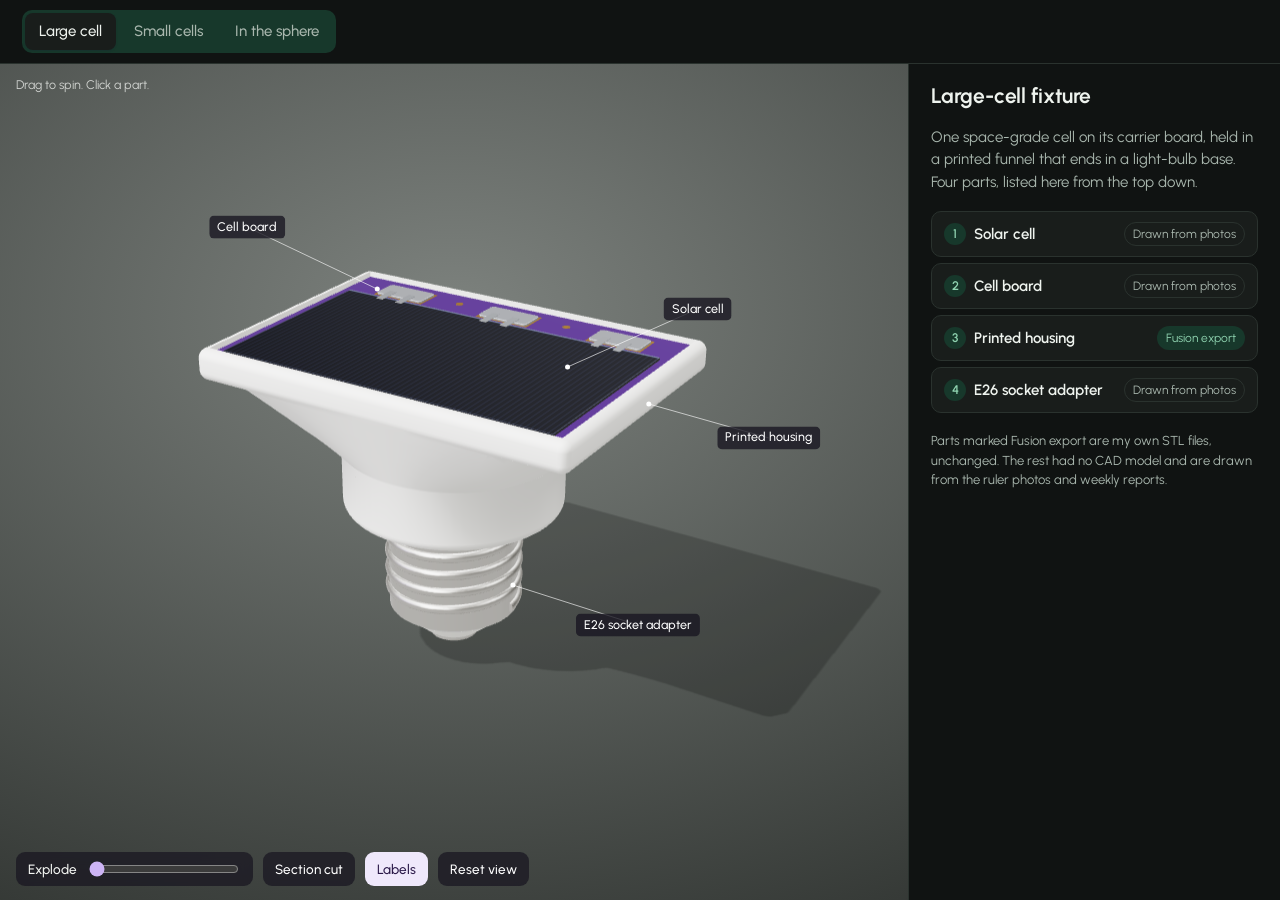
<file: viewer-fixture.html>
<!DOCTYPE html>
<html lang="en" data-theme="dark">
<head><meta name="robots" content="noindex, nofollow">
<meta charset="utf-8">
<meta name="viewport" content="width=device-width, initial-scale=1">
<title>EL Sphere Fixture</title>
<style>
@font-face{font-family:"Urbanist";font-weight:100 900;font-display:swap;src:url("urbanist-latin-wght-normal.woff2") format("woff2")}
@font-face{font-family:"DM Mono";font-weight:400;font-display:swap;src:url("dm-mono-latin-400-normal.woff2") format("woff2")}
@font-face{font-family:"DM Mono";font-weight:500;font-display:swap;src:url("dm-mono-latin-500-normal.woff2") format("woff2")}
</style>
<style>
/* Layout idea: the 3D stage is the page; a single reading column sits to its right and a tool strip floats on the stage.
   Palette comes from the hardware: purple board, white print, and a 655 nm red used only for emission and drive data. */
:root {
  --paper: #f4f2f7;
  --paper-raised: #ffffff;
  --ink: #1e1a29;
  --ink-soft: #5d566c;
  --rule: #dcd6e6;
  --board: #5a2b90;
  --board-tint: #ece4f6;
  --emit: #d6321f;
  --stage-a: #7b7788;
  --stage-b: #3a3745;
  --stage-ink: #f5f3f9;
  --font-display: "Bricolage Grotesque", "Avenir Next Condensed", "Helvetica Neue", Arial, sans-serif;
  --font-body: "Instrument Sans", "Helvetica Neue", Helvetica, Arial, sans-serif;
  color-scheme: light;
}
@media (prefers-color-scheme: dark) {
  :root:not([data-theme="light"]) {
    --paper: #1c1924; --paper-raised: #262231; --ink: #f0edf6; --ink-soft: #aaa2ba; --rule: #3a3449;
    --board: #b58df0; --board-tint: #33284a; --emit: #ff6a52; --stage-a: #5d596a; --stage-b: #24212c;
    color-scheme: dark;
  }
}
:root[data-theme="dark"] {
  --paper: #1c1924; --paper-raised: #262231; --ink: #f0edf6; --ink-soft: #aaa2ba; --rule: #3a3449;
  --board: #b58df0; --board-tint: #33284a; --emit: #ff6a52; --stage-a: #5d596a; --stage-b: #24212c;
  color-scheme: dark;
}
* { box-sizing: border-box; }
html, body { height: 100%; margin: 0; }
body { background: var(--paper); color: var(--ink); font-family: var(--font-body); font-size: 15px; line-height: 1.5;
  display: flex; flex-direction: column; -webkit-font-smoothing: antialiased; }
button, input { font: inherit; color: inherit; }
:focus-visible { outline: 2px solid var(--board); outline-offset: 2px; }

.top { display: flex; align-items: flex-end; justify-content: space-between; gap: 12px 28px; flex-wrap: wrap;
  padding: 14px 22px 12px; border-bottom: 1px solid var(--rule); }
.top h1 { font-family: var(--font-display); font-weight: 650; font-size: 25px; line-height: 1.1; letter-spacing: -0.015em; margin: 0; text-wrap: balance; }
.top p { margin: 3px 0 0; color: var(--ink-soft); font-size: 13.5px; }
.views { display: flex; gap: 4px; padding: 3px; background: var(--board-tint); border-radius: 10px; }
.views button { border: 0; background: transparent; padding: 7px 14px; border-radius: 8px; cursor: pointer; font-weight: 500; color: var(--ink-soft); white-space: nowrap; }
.views button[aria-selected="true"] { background: var(--paper-raised); color: var(--ink); box-shadow: 0 1px 2px rgba(30, 20, 60, .18); }

.main { flex: 1; min-height: 0; display: grid; grid-template-columns: minmax(0, 1fr) 372px; }
.stage { position: relative; min-height: 0; overflow: hidden; color: var(--stage-ink);
  background: radial-gradient(120% 90% at 50% 30%, var(--stage-a), var(--stage-b)); touch-action: none; }
.stage canvas { display: block; width: 100%; height: 100%; }
.stage svg.leaders { position: absolute; inset: 0; width: 100%; height: 100%; pointer-events: none; }
.stage svg.leaders line { stroke: rgba(255, 255, 255, .62); stroke-width: 1; }
.stage svg.leaders circle { fill: #fff; }
.tag { position: absolute; left: 0; top: 0; padding: 2px 8px; border-radius: 5px; font-size: 12.5px; font-weight: 500; white-space: nowrap;
  background: rgba(24, 21, 32, .78); color: #fff; pointer-events: none; will-change: transform; }
.fallback { position: absolute; inset: 0; display: none; place-items: center; padding: 24px; text-align: center; }

.tools { position: absolute; left: 16px; right: 16px; bottom: 14px; display: flex; flex-wrap: wrap; gap: 8px 10px; align-items: center; pointer-events: none; }
.tools > * { pointer-events: auto; }
.tool { display: flex; align-items: center; gap: 10px; padding: 7px 12px; border-radius: 9px; background: rgba(24, 21, 32, .72); backdrop-filter: blur(6px); font-size: 13.5px; }
.tool label { font-weight: 500; }
.tool input[type="range"] { width: 150px; accent-color: #cdb4f5; }
button.tool { border: 0; cursor: pointer; color: #fff; font-weight: 500; }
button.tool[aria-pressed="true"] { background: #efe8fb; color: #2a1848; }
.hint { position: absolute; top: 12px; left: 16px; font-size: 12.5px; opacity: .78; pointer-events: none; }

.panel { border-left: 1px solid var(--rule); overflow-y: auto; padding: 20px 22px 28px; display: flex; flex-direction: column; gap: 18px; }
.panel h2 { font-family: var(--font-display); font-weight: 650; font-size: 21px; line-height: 1.15; letter-spacing: -0.01em; margin: 0; text-wrap: balance; }
.panel p { margin: 0; max-width: 62ch; }
.lede { color: var(--ink-soft); }
.parts { list-style: none; margin: 0; padding: 0; display: flex; flex-direction: column; gap: 6px; counter-reset: part; }
.part { border: 1px solid var(--rule); border-radius: 10px; background: var(--paper-raised); overflow: hidden; }
.part > button { width: 100%; display: grid; grid-template-columns: 22px 1fr auto; align-items: center; gap: 8px; padding: 10px 12px; border: 0; background: transparent; cursor: pointer; text-align: left; }
.part > button::before { counter-increment: part; content: counter(part); font-size: 12.5px; font-weight: 600; color: var(--board);
  width: 22px; height: 22px; border-radius: 50%; background: var(--board-tint); display: grid; place-items: center; font-variant-numeric: tabular-nums; }
.part .name { font-weight: 600; }
.chip { font-size: 12px; padding: 2px 8px; border-radius: 99px; border: 1px solid var(--rule); color: var(--ink-soft); white-space: nowrap; }
.chip.real { border-color: transparent; background: var(--board-tint); color: var(--board); }
.part.is-open { border-color: var(--board); }
.part .body { display: none; padding: 0 12px 12px; flex-direction: column; gap: 10px; }
.part.is-open .body { display: flex; }
.part img { max-width: 100%; border-radius: 6px; display: block; }
.part figure { margin: 0; }
.part figcaption { font-size: 12.5px; color: var(--ink-soft); margin-top: 4px; }
dl.dims { margin: 0; display: grid; grid-template-columns: auto 1fr; gap: 3px 14px; font-size: 13.5px; }
dl.dims dt { color: var(--ink-soft); }
dl.dims dd { margin: 0; font-variant-numeric: tabular-nums; }
.stack-note { font-size: 13px; color: var(--ink-soft); }

.drive { display: flex; flex-direction: column; gap: 10px; padding: 14px; border: 1px solid var(--rule); border-radius: 10px; background: var(--paper-raised); }
.drive label { font-weight: 600; }
.drive input[type="range"] { width: 100%; accent-color: var(--emit); }
.readouts { display: grid; grid-template-columns: 1fr 1fr; gap: 10px 16px; margin: 0; }
.readouts div { display: flex; flex-direction: column; }
.readouts dt { font-size: 12.5px; color: var(--ink-soft); }
.readouts dd { margin: 0; font-family: var(--font-display); font-weight: 650; font-size: 22px; line-height: 1.15; font-variant-numeric: tabular-nums; }
.readouts dd small { font-family: var(--font-body); font-weight: 500; font-size: 13px; color: var(--ink-soft); margin-left: 3px; }
.readouts .emit dd { color: var(--emit); }
.chart { position: relative; }
.chart h3 { font-size: 14px; font-weight: 600; margin: 0 0 2px; }
.chart .sub { font-size: 12.5px; color: var(--ink-soft); margin: 0 0 6px; }
.chart svg { display: block; width: 100%; height: auto; overflow: visible; }
.chart text { fill: var(--ink-soft); font-size: 11.5px; font-family: var(--font-body); font-variant-numeric: tabular-nums; }
.chart .grid { stroke: var(--rule); stroke-width: 1; }
.chart .fit { stroke: var(--ink-soft); stroke-width: 2; stroke-dasharray: 5 4; fill: none; }
.chart .pt { fill: var(--emit); stroke: var(--paper); stroke-width: 2; cursor: pointer; }
.chart .pt.is-now { stroke: var(--ink); stroke-width: 2.5; }
.chart .hit { fill: transparent; cursor: pointer; }
.tip { position: absolute; pointer-events: none; padding: 5px 8px; border-radius: 6px; background: var(--ink); color: var(--paper); font-size: 12.5px; white-space: nowrap;
  transform: translate(-50%, -120%); display: none; font-variant-numeric: tabular-nums; }
details.table summary { cursor: pointer; font-size: 13.5px; color: var(--ink-soft); }
details.table table { border-collapse: collapse; width: 100%; font-size: 13px; margin-top: 6px; font-variant-numeric: tabular-nums; }
details.table th, details.table td { text-align: right; padding: 3px 6px; border-bottom: 1px solid var(--rule); }
details.table th { font-weight: 600; color: var(--ink-soft); }
.note { font-size: 13px; color: var(--ink-soft); border-left: 3px solid var(--rule); padding-left: 10px; }
[hidden] { display: none !important; }

@media (max-width: 860px) {
  body { height: auto; min-height: 100%; }
  .main { grid-template-columns: 1fr; }
  .stage { height: 62vh; min-height: 340px; }
  .panel { border-left: 0; border-top: 1px solid var(--rule); overflow: visible; padding: 18px 16px 28px; }
  .top { padding: 12px 16px; }
  .tool input[type="range"] { width: 110px; }
}

:root, :root[data-theme="dark"] {
  --paper: #101312; --paper-raised: #191d1b; --ink: #eef3ee; --ink-soft: #a9b7ae; --rule: #2a322e;
  --board: #8fd3b0; --board-tint: #17382b; --emit: #ff6a52; --stage-a: #7d827e; --stage-b: #2c302d; --stage-ink: #f4f6f3;
  --font-display: "Urbanist", system-ui, sans-serif; --font-body: "Urbanist", system-ui, sans-serif; color-scheme: dark;
}
header.top > div:first-child { display: none !important; }
header.top { justify-content: flex-start !important; padding-top: 10px !important; padding-bottom: 10px !important; }

@media (max-width: 860px) { .stage { height: 46vh !important; min-height: 250px !important; } #panel-sphere .lede { display: none; } .panel { padding-top: 14px !important; } }
</style>
</head>
<body>
<header class="top">
  <div>
    <h1>Electroluminescence sphere fixture</h1>
    <p>Aadi Verma, summer 2026. A solar cell on a light-bulb base, built to be measured inside an integrating sphere.</p>
  </div>
  <nav class="views" role="tablist" aria-label="Views">
    <button role="tab" id="tab-large-cell" data-view="large-cell" aria-selected="true">Large cell</button>
    <button role="tab" id="tab-small-cells" data-view="small-cells" aria-selected="false">Small cells</button>
    <button role="tab" id="tab-in-the-sphere" data-view="in-the-sphere" aria-selected="false">In the sphere</button>
  </nav>
</header>

<div class="main">
  <section class="stage" id="stage" aria-label="3D model">
    <canvas id="gl"></canvas>
    <svg class="leaders" id="leaders" aria-hidden="true"></svg>
    <div id="tags" aria-hidden="true"></div>
    <div class="hint" id="hint">Drag to spin. Click a part.</div>
    <div class="fallback" id="fallback">This view needs WebGL, which this browser has turned off. Open the page in a current desktop browser to see the model.</div>
    <div class="tools" id="tools-fixture">
      <div class="tool"><label for="explode">Explode</label><input type="range" id="explode" min="0" max="100" value="0"></div>
      <button class="tool" id="section" aria-pressed="false">Section cut</button>
      <button class="tool" id="labels" aria-pressed="true">Labels</button>
      <button class="tool" id="reset">Reset view</button>
    </div>
    <div class="tools" id="tools-sphere" hidden>
      <div class="tool"><label for="door">Door</label><input type="range" id="door" min="0" max="115" value="100"></div>
      <button class="tool" id="rays" aria-pressed="true">Light paths</button>
      <button class="tool" id="labels2" aria-pressed="true">Labels</button>
      <button class="tool" id="reset2">Reset view</button>
    </div>
  </section>

  <aside class="panel" id="panel">
    <div id="panel-fixture">
      <div style="display:flex;flex-direction:column;gap:18px">
        <h2 id="fx-title"></h2>
        <p class="lede" id="fx-lede"></p>
        <ol class="parts" id="parts"></ol>
        <p class="stack-note" id="fx-note"></p>
      </div>
    </div>
    <div id="panel-sphere" hidden>
      <div style="display:flex;flex-direction:column;gap:18px">
        <h2>Measured inside the sphere</h2>
        <p class="lede">The fixture screws into the lamp socket like a bulb. In forward bias the cell emits light, the white wall scatters it until the whole sphere is evenly lit, and the fibre port passes a sample to the spectrometer. A baffle keeps the port from seeing the cell directly.</p>
        <div class="drive">
          <label for="drive">Drive level, one of 14 measured points</label>
          <input type="range" id="drive" min="0" max="13" step="1" value="13">
          <dl class="readouts">
            <div><dt>Voltage</dt><dd><span id="r-v"></span><small>V</small></dd></div>
            <div><dt>Current</dt><dd><span id="r-i"></span><small>mA</small></dd></div>
            <div><dt>Electrical power</dt><dd><span id="r-p"></span><small>mW</small></dd></div>
            <div class="emit"><dt>Irradiance</dt><dd><span id="r-e"></span><small>W/m²</small></dd></div>
          </dl>
        </div>
        <div class="chart" id="chart">
          <h3>Irradiance against electrical power</h3>
          <p class="sub" id="chart-sub"></p>
          <div id="chart-svg"></div>
          <div class="tip" id="tip"></div>
        </div>
        <details class="table">
          <summary>All 14 points as a table</summary>
          <table id="data-table"><thead><tr><th>V</th><th>A</th><th>W</th><th>W/m²</th></tr></thead><tbody></tbody></table>
        </details>
        <p class="note">Data from the large cell, 20 to 25 July 2026: 1000 ms integration, emission peak near 936 nm. Near-infrared light is drawn in red so it can be seen. The sphere here is a stand-in, a 12-inch hinged sphere drawn from typical proportions, not measured from the lab's instrument.</p>
      </div>
    </div>
  </aside>
</div>

<script type="importmap">
{ "imports": {
  "three": "./model-three.module.min.js",
  "three/addons/controls/OrbitControls.js": "./model-OrbitControls.js",
  "three/addons/environments/RoomEnvironment.js": "./model-RoomEnvironment.js"
} }
</script>
<script src="./fixture-models.js"></script>
<script type="module">
import * as THREE from 'three';
import { OrbitControls } from 'three/addons/controls/OrbitControls.js';
import { RoomEnvironment } from 'three/addons/environments/RoomEnvironment.js';

const DATA = window.MODELS, META = DATA.meta;
const $ = (id) => document.getElementById(id);
const reduceMotion = matchMedia('(prefers-reduced-motion: reduce)').matches;

/* ------------------------------------------------------------------ content */
const PHOTOS = { housing: '[data-uri]', cell: '[data-uri]', small: '[data-uri]' };
const ADAPTER = {
  id: 'adapter', name: 'E26 socket adapter', real: false,
  text: 'An off-the-shelf pigtail adapter. Its cap sits in the housing bore, and the screw base hangs out of the bottom to thread into a standard lamp socket. The two leads run up inside the housing to the back of the board.',
  dims: [['Screw base', 'E26, 26.3 mm, 7 threads per inch'], ['Cap', 'about 35.5 mm, fits the 36.5 mm bore'], ['Leads', 'black and white, 18 AWG']],
};
const VIEWS = {
  'large-cell': {
    scene: 'big', title: 'Large-cell fixture',
    lede: 'One space-grade cell on its carrier board, held in a printed funnel that ends in a light-bulb base. Four parts, listed here from the top down.',
    note: 'Parts marked Fusion export are my own STL files, unchanged. The rest had no CAD model and are drawn from the ruler photos and weekly reports.',
    cut: -6, cam: [132, -208, 134], target: [0, 0, 12], ground: -21,
    parts: [
      { id: 'cell', name: 'Solar cell', real: false, explode: 40, anchor: [22, 2, 39.3], tag: [130, -58], photo: 'cell', caption: 'The real cell and board against a PCB ruler.',
        text: 'The device under test. In forward bias it emits light, most of it in the near infrared. Three pairs of tabs carry current in from the pads along the top edge.',
        dims: [['Size', 'about 67 × 38.5 mm'], ['Contacts', 'GND, PV+, GND']] },
      { id: 'board', name: 'Cell board', real: false, explode: 21, anchor: [-30, 19, 38.7], tag: [-130, -62],
        text: 'The carrier board the cell is bonded to. Three solder pads on the front take the cell tabs. Two pads on the back, plus and minus, are where the adapter leads are soldered.',
        dims: [['Outline', 'about 71 × 49 × 1.6 mm'], ['Front pads', '3 at 11 × 6 mm'], ['Back pads', '2 at about 9 × 12 mm']] },
      { id: 'housing', name: 'Printed housing', real: true, explode: 0, anchor: [37.75, 2, 36], tag: [120, 34], photo: 'housing', caption: 'The printed housing on its adapter.',
        text: 'A square-to-round funnel printed in one piece. The board drops into the top pocket and rests on a ledge, and a window under it leaves the back pads open for soldering. It gets a barium sulfate coating so it reflects light inside the sphere instead of absorbing it.',
        dims: [['Outside', '75.5 × 53.5 × 31.6 mm'], ['Board pocket', '71.5 × 49.5 mm, 2.5 deep'], ['Window', '65 × 45 mm'], ['Bore', '36.5 mm, floor hole 28.3 mm'], ['File', 'Big_Cell_PCB_V2_v4.stl']] },
      { ...ADAPTER, explode: -36, anchor: [13.1, 0, -6], tag: [125, 40] },
    ],
  },
  'small-cells': {
    scene: 'small', title: 'Small-cell fixture',
    lede: 'Two small cell modules wired in parallel on a 25 mm board. The housing shares its bore with the large one, so both fixtures use the same adapter.',
    note: 'Parts marked Fusion export are my own STL files, unchanged. The rest had no CAD model and are drawn from the ruler photos and weekly reports.',
    cut: -2, cam: [124, -196, 128], target: [0, 0, 9], ground: -21,
    parts: [
      { id: 'cell', name: 'Cell modules', real: false, explode: 35, anchor: [6, 2, 29.7], tag: [120, -60], photo: 'small', caption: 'One module against a PCB ruler.',
        text: 'Two 10 × 20 mm modules side by side. Each carries two square cells on a black substrate with gold contacts underneath.',
        dims: [['Each module', '10 × 20 mm'], ['Wiring', 'two modules in parallel']] },
      { id: 'board', name: 'Small-cell board', real: false, explode: 25, anchor: [-11.5, 10, 28.6], tag: [-120, -66],
        text: 'A two-layer board. Four small pads on the front meet the module contacts, and two larger pads on the back take the adapter leads.',
        dims: [['Outline', '25 × 25 × 1.6 mm'], ['Front pads', '4 at 2 × 2 mm'], ['Back pads', '2 at 8 × 8 mm']] },
      { id: 'frame', name: 'Top frame', real: true, explode: 13, anchor: [19, 4, 29.4], tag: [125, -14],
        text: 'A printed frame that drops into the housing and holds the board in a shallow pocket. The window underneath leaves the back pads open.',
        dims: [['Outside', '39 × 39 × 4.5 mm'], ['Board pocket', '26.5 × 26 mm'], ['Window', '23.5 × 19 mm'], ['File', 'Top_small_pcb.stl']] },
      { id: 'housing', name: 'Printed housing', real: true, explode: 0, anchor: [20.7, 2, 16], tag: [125, 30],
        text: 'A round body that opens into a square top. The adapter cap rests on an inner shelf and the screw base passes through a sleeve at the bottom.',
        dims: [['Outside', '45 × 45 × 23.5 mm'], ['Frame pocket', '40.8 mm square'], ['Bore', '36.5 mm, sleeve 26.5 mm'], ['File', 'Small_Cell_PCB_V2.stl']] },
      { ...ADAPTER, explode: -28, anchor: [13.1, 0, -6], tag: [115, 44] },
    ],
  },
};
// Large cell, 20 to 25 July 2026: drive voltage (V), current (A), irradiance (W/m²)
const RUN = [[2.905,0.020,0.109],[3.009,0.030,0.183],[3.078,0.041,0.188],[3.126,0.051,0.186],[3.147,0.061,0.264],[3.172,0.071,0.337],[3.193,0.081,0.429],
  [3.225,0.091,0.501],[3.237,0.095,0.581],[3.256,0.101,0.607],[3.263,0.111,0.679],[3.273,0.121,0.764],[3.283,0.131,0.892],[3.290,0.141,0.947]]
  .map(([v, i, e]) => ({ v, i, p: v * i, e }));
const E_MAX = Math.max(...RUN.map(r => r.e));

/* ------------------------------------------------------------------ renderer */
const stage = $('stage'), canvas = $('gl');
let renderer;
try {
  renderer = new THREE.WebGLRenderer({ canvas, antialias: true, alpha: true, stencil: true });
} catch (err) {
  $('fallback').style.display = 'grid'; $('hint').hidden = true;
  throw err;
}
renderer.setPixelRatio(Math.min(devicePixelRatio || 1, 2));
renderer.localClippingEnabled = true;
renderer.shadowMap.enabled = true;
renderer.shadowMap.type = THREE.PCFSoftShadowMap;
renderer.toneMapping = THREE.ACESFilmicToneMapping;
renderer.toneMappingExposure = 0.92;

const scene = new THREE.Scene();
scene.environment = new THREE.PMREMGenerator(renderer).fromScene(new RoomEnvironment(), 0.04).texture;
scene.environmentIntensity = 0.85;
const camera = new THREE.PerspectiveCamera(30, 1, 5, 6000);
const controls = new OrbitControls(camera, canvas); controls.enableZoom = false;
controls.enableDamping = true; controls.dampingFactor = 0.09; controls.zoomSpeed = 0.8;

const key = new THREE.DirectionalLight(0xffffff, 1.7);
key.castShadow = true; key.shadow.mapSize.set(2048, 2048); key.shadow.bias = -0.0004; key.shadow.normalBias = 0.6;
scene.add(key, key.target);
const fill = new THREE.DirectionalLight(0xdcd4ff, 0.45); fill.position.set(-300, 120, 260); scene.add(fill);

// CAD is Z-up; three.js is Y-up.  model (x, y, z) -> world (x, z, -y)
const toWorld = (p) => new THREE.Vector3(p[0], p[2], -p[1]);
function zUpRoot() { const g = new THREE.Group(); g.rotation.x = -Math.PI / 2; return g; }

/* ------------------------------------------------------------------ materials and geometry */
const MAT = {
  pla: { color: 0xf0efea, roughness: 0.8 }, plastic_black: { color: 0x141416, roughness: 0.55 },
  nickel: { color: 0xcfcdc8, metalness: 1, roughness: 0.27 }, ceramic: { color: 0xefede5, roughness: 0.5 },
  pcb_purple: { color: 0x43206e, roughness: 0.42 }, pcb_black: { color: 0x0f0f13, roughness: 0.5 },
  gold: { color: 0xdcab42, metalness: 1, roughness: 0.3 }, solder: { color: 0xc2c5c9, metalness: 1, roughness: 0.48 },
  cell: { color: 0x090c17, roughness: 0.22, metalness: 0.15 }, tab: { color: 0xd2d5d9, metalness: 1, roughness: 0.36 },
  wire_black: { color: 0x151515, roughness: 0.6 }, wire_white: { color: 0xecebe6, roughness: 0.6 },
  sphere: { color: 0xf7f6f1, roughness: 0.96 }, anodized: { color: 0x2b2d33, metalness: 0.6, roughness: 0.45 },
  socket: { color: 0xe7e4da, roughness: 0.6 }, stand: { color: 0x27292f, metalness: 0.3, roughness: 0.6 },
};
function b64(s) { const bin = atob(s), u = new Uint8Array(bin.length); for (let i = 0; i < bin.length; i++) u[i] = bin.charCodeAt(i); return u.buffer; }
const geomCache = {};
function geometry(sceneKey, part) {
  const src = part.ref ? DATA.scenes[part.ref].find(p => p.name === part.name) : part;
  const k = (part.ref || sceneKey) + '/' + part.name;
  if (!geomCache[k]) {
    const g = new THREE.BufferGeometry();
    g.setAttribute('position', new THREE.BufferAttribute(new Float32Array(b64(src.pos)), 3));
    g.setAttribute('normal', new THREE.BufferAttribute(new Int8Array(b64(src.nrm)), 3, true));
    g.setIndex(new THREE.BufferAttribute(src.wide ? new Uint32Array(b64(src.idx)) : new Uint16Array(b64(src.idx)), 1));
    geomCache[k] = g;
  }
  return geomCache[k];
}

const clipPlane = new THREE.Plane(new THREE.Vector3(0, 0, -1), 1e6);   // moved into place when Section cut is on

function cellTexture(w, h, lines, busbar) {
  const c = document.createElement('canvas'); c.width = w; c.height = h;
  const x = c.getContext('2d');
  x.fillStyle = '#0a0d19'; x.fillRect(0, 0, w, h);
  x.strokeStyle = 'rgba(120,135,180,0.34)'; x.lineWidth = 1.5;
  for (let i = 1; i < lines; i++) { const px = Math.round(i * w / lines) + 0.5; x.beginPath(); x.moveTo(px, 0); x.lineTo(px, h); x.stroke(); }
  if (busbar) { x.fillStyle = 'rgba(150,165,205,0.5)'; x.fillRect(0, 0, w, Math.max(3, h * 0.012)); }
  x.strokeStyle = 'rgba(160,170,200,0.4)'; x.lineWidth = 4; x.strokeRect(0, 0, w, h);
  const t = new THREE.CanvasTexture(c); t.colorSpace = THREE.SRGBColorSpace; t.anisotropy = 8; return t;
}

// Builds one fixture.  Returns { root, groups, meshes, capMeshes, cellFaces }
function buildFixture(sceneKey, withSection) {
  const root = new THREE.Group(), groups = {}, meshes = [], caps = [], cellFaces = [];
  DATA.scenes[sceneKey].forEach((part, i) => {
    const grp = groups[part.group] || (groups[part.group] = root.add(new THREE.Group()).children.at(-1));
    const geo = geometry(sceneKey, part);
    const mat = new THREE.MeshStandardMaterial({ ...MAT[part.material], clippingPlanes: withSection ? [clipPlane] : null });
    const mesh = new THREE.Mesh(geo, mat);
    mesh.castShadow = withSection; mesh.renderOrder = 100;
    mesh.userData = { group: part.group, name: part.name };
    grp.add(mesh); meshes.push(mesh);
    if (withSection) {
      // stencil pair: counts back faces minus front faces along the view ray, so the cap only draws where the cut is inside the solid
      const base = { depthWrite: false, depthTest: false, colorWrite: false, stencilWrite: true, stencilFunc: THREE.AlwaysStencilFunc, clippingPlanes: [clipPlane] };
      const back = new THREE.Mesh(geo, new THREE.MeshBasicMaterial({ ...base, side: THREE.BackSide,
        stencilFail: THREE.IncrementWrapStencilOp, stencilZFail: THREE.IncrementWrapStencilOp, stencilZPass: THREE.IncrementWrapStencilOp }));
      const front = new THREE.Mesh(geo, new THREE.MeshBasicMaterial({ ...base, side: THREE.FrontSide,
        stencilFail: THREE.DecrementWrapStencilOp, stencilZFail: THREE.DecrementWrapStencilOp, stencilZPass: THREE.DecrementWrapStencilOp }));
      back.renderOrder = front.renderOrder = i + 1; back.visible = front.visible = false;
      grp.add(back, front);
      const cap = new THREE.Mesh(new THREE.PlaneGeometry(600, 600), new THREE.MeshStandardMaterial({ ...MAT[part.material],
        stencilWrite: true, stencilRef: 0, stencilFunc: THREE.NotEqualStencilFunc,
        stencilFail: THREE.ReplaceStencilOp, stencilZFail: THREE.ReplaceStencilOp, stencilZPass: THREE.ReplaceStencilOp }));
      cap.material.color.multiplyScalar(part.material === 'pla' ? 0.9 : 1);
      cap.renderOrder = i + 1.1; cap.visible = false;
      cap.onAfterRender = (r) => r.clearStencil();
      mesh.userData.stencil = [back, front]; mesh.userData.cap = cap;
      caps.push(cap);
    }
  });
  // printed faces on top of the cells: finger lines for realism, and the surface that glows in the sphere view
  const add = (w, h, cx, cy, z, tex) => {
    const m = new THREE.Mesh(new THREE.PlaneGeometry(w, h), new THREE.MeshStandardMaterial({ map: tex, roughness: 0.2, metalness: 0.2,
      emissive: 0xff1c0a, emissiveIntensity: 0, clippingPlanes: withSection ? [clipPlane] : null }));
    m.position.set(cx, cy, z); m.renderOrder = 100; m.userData = { group: 'cell', face: true };
    groups.cell.add(m); meshes.push(m); cellFaces.push(m);
  };
  if (sceneKey === 'big') {
    const b = META.board, c = META.cell, z = META.big.seat_z + b.t + 0.05 + c.t + 0.012;
    add(c.x, c.y, 0, -b.y / 2 + c.margin_bottom + c.y / 2, z, cellTexture(1024, 588, 64, true));
  } else {
    const b = META.small_board, m = META.small_module, z = META.small.frame_seat_z + META.frame.ledge_z + b.t + 0.05 + m.sub_t + m.cell_t + 0.012;
    const tex = cellTexture(256, 256, 12, false);
    for (const sx of [-1, 1]) for (const sy of [-1, 1]) add(m.cell, m.cell, sx * (m.x + m.gap) / 2, sy * (m.cell / 2 + 0.2), z, tex);
  }
  return { root, groups, meshes, caps, cellFaces };
}

/* ------------------------------------------------------------------ scenes */
const ground = new THREE.Mesh(new THREE.CircleGeometry(1400, 64), new THREE.ShadowMaterial({ opacity: 0.2 }));
ground.rotation.x = -Math.PI / 2; ground.receiveShadow = true; scene.add(ground);

const worlds = {};
for (const id of ['large-cell', 'small-cells']) {
  const v = VIEWS[id], fx = buildFixture(v.scene, true), holder = zUpRoot();
  holder.add(fx.root); scene.add(holder); fx.caps.forEach(c => scene.add(c));
  worlds[id] = { holder, fx, view: v };
}

// ---- sphere scene
const SPH = (() => {
  const holder = zUpRoot(), groups = {}, s = META.sphere, R = s.r_in;
  const doorPivot = new THREE.Group(); doorPivot.position.set(META.hinge[0], META.hinge[1], 0); holder.add(doorPivot);
  let wallMats = [];
  for (const part of DATA.scenes.sphere) {
    const mat = new THREE.MeshStandardMaterial({ ...MAT[part.material] });
    if (part.material === 'sphere') { mat.emissive = new THREE.Color(0xff2a10); mat.emissiveIntensity = 0; wallMats.push(mat); }
    const mesh = new THREE.Mesh(geometry('sphere', part), mat);
    mesh.castShadow = ['sphere_body', 'sphere_door', 'stand'].includes(part.group);
    if (part.group === 'sphere_door') { mesh.position.set(-META.hinge[0], -META.hinge[1], 0); doorPivot.add(mesh); }
    else holder.add(mesh);
  }
  const fx = buildFixture('big', false);
  fx.root.position.z = META.fixture_z; holder.add(fx.root);

  // bench equipment, drawn simply: spectrometer with its fibre, DC supply with its lead
  const zBench = -(R + s.wall) - 52;
  const dark = new THREE.MeshStandardMaterial({ color: 0x23252b, roughness: 0.55, metalness: 0.3 });
  const face = new THREE.MeshStandardMaterial({ color: 0x3b3e47, roughness: 0.5, metalness: 0.2 });
  const box = (w, d, h, x, y) => { const m = new THREE.Mesh(new THREE.BoxGeometry(w, d, h), dark); m.position.set(x, y, zBench + h / 2); m.castShadow = true; holder.add(m);
    const f = new THREE.Mesh(new THREE.BoxGeometry(w * 0.86, 1.5, h * 0.62), face); f.position.set(x, y - d / 2 - 0.5, zBench + h / 2); holder.add(f); return m; };
  const spec = box(150, 105, 62, 330, -110), psu = box(210, 250, 92, 480, 170);
  const pd = new THREE.Vector3(...META.port_dir), port = pd.clone().multiplyScalar(R + s.wall + 10);
  const tube = (pts, r, material) => { const m = new THREE.Mesh(new THREE.TubeGeometry(new THREE.CatmullRomCurve3(pts.map(p => new THREE.Vector3(...p))), 80, r, 10), material); m.castShadow = true; holder.add(m); return m; };
  const fibreMat = new THREE.MeshStandardMaterial({ color: 0x2f67b8, roughness: 0.45, emissive: 0xff2a10, emissiveIntensity: 0 });
  tube([[port.x, port.y, 0], [port.x + 50 * pd.x, port.y + 50 * pd.y, -4], [port.x + 95, port.y - 30, -85], [222, -92, zBench + 66], [330 - 112, -106, zBench + 38], [330 - 75, -110, zBench + 36]], 2.4, fibreMat);
  const nut = new THREE.Mesh(new THREE.CylinderGeometry(5.2, 5.2, 12, 6), new THREE.MeshStandardMaterial({ color: 0xc9c8c4, metalness: 1, roughness: 0.3 }));
  nut.position.copy(pd.clone().multiplyScalar(R + s.wall + 13)); nut.quaternion.setFromUnitVectors(new THREE.Vector3(0, 1, 0), pd); holder.add(nut);
  tube([[70, 70, zBench + 30], [190, 150, zBench + 7], [330, 172, zBench + 7], [480 - 105, 170, zBench + 40]], 3, dark);

  // light paths: short streaks that leave the cell, scatter off the wall, and fade
  const N = 340, pos = new Float32Array(N * 6), col = new Float32Array(N * 8);
  const geo = new THREE.BufferGeometry();
  geo.setAttribute('position', new THREE.BufferAttribute(pos, 3)); geo.setAttribute('color', new THREE.BufferAttribute(col, 4));
  const rays = new THREE.LineSegments(geo, new THREE.LineBasicMaterial({ vertexColors: true, transparent: true, depthWrite: false }));
  rays.frustumCulled = false; holder.add(rays);
  const cellZ = META.fixture_z + META.big.seat_z + META.board.t + 0.6, cellCy = -META.board.y / 2 + META.cell.margin_bottom + META.cell.y / 2;
  const cellC = new THREE.Vector3(0, 0, META.fixture_z + META.big.rim_top_z), portPt = pd.clone().multiplyScalar(R);
  const bafN = portPt.clone().sub(cellC).normalize(), bafC = cellC.clone().add(portPt.clone().sub(cellC).multiplyScalar(0.62)), bafR = s.baffle * 0.56;
  const P = Array.from({ length: N }, () => ({ p: new THREE.Vector3(), d: new THREE.Vector3(), left: 0, k: 0, n: 0, wait: Math.random() * 2.2 }));
  const tmp = new THREE.Vector3(), tA = new THREE.Vector3(), tB = new THREE.Vector3();
  function cosine(normal, out) {            // cosine-weighted direction about `normal`
    const u = Math.random(), v = Math.random() * Math.PI * 2, r = Math.sqrt(u);
    tA.set(Math.abs(normal.x) > 0.9 ? 0 : 1, Math.abs(normal.x) > 0.9 ? 1 : 0, 0).cross(normal).normalize(); tB.crossVectors(normal, tA);
    return out.copy(normal).multiplyScalar(Math.sqrt(1 - u)).addScaledVector(tA, r * Math.cos(v)).addScaledVector(tB, r * Math.sin(v)).normalize();
  }
  function aim(q) {                          // distance to the next surface: the baffle disc if it is in the way, else the wall
    const b = q.p.dot(q.d), c = q.p.lengthSq() - R * R;
    let t = -b + Math.sqrt(Math.max(0, b * b - c)); q.hitBaffle = false;
    const dn = q.d.dot(bafN);
    if (Math.abs(dn) > 1e-4) { const tb = tmp.copy(bafC).sub(q.p).dot(bafN) / dn;
      if (tb > 0.5 && tb < t && tmp.copy(q.p).addScaledVector(q.d, tb).distanceTo(bafC) < bafR) { t = tb; q.hitBaffle = true; q.side = dn > 0 ? -1 : 1; } }
    q.left = t;
  }
  const up = new THREE.Vector3(0, 0, 1);
  function spawn(q) {
    q.p.set((Math.random() - 0.5) * META.cell.x, cellCy + (Math.random() - 0.5) * META.cell.y, cellZ);
    cosine(up, q.d); q.k = 1; q.n = 0; aim(q);
  }
  let active = N, hits = 0;
  function step(dt, level, on) {
    active = on ? Math.round(30 + (N - 30) * level) : 0;
    const speed = 520, len = 30;
    for (let i = 0; i < N; i++) {
      const q = P[i], o = i * 6, c = i * 8;
      if (i >= active) { col[c + 3] = col[c + 7] = 0; continue; }
      if (q.wait > 0) { q.wait -= dt; col[c + 3] = col[c + 7] = 0; if (q.wait <= 0) spawn(q); continue; }
      let move = speed * dt;
      while (move > 0) {
        if (move < q.left) { q.p.addScaledVector(q.d, move); q.left -= move; move = 0; break; }
        q.p.addScaledVector(q.d, q.left); move -= q.left; q.n++;
        const atPort = !q.hitBaffle && q.p.distanceTo(portPt) < 15;
        if (atPort) hits = 1;
        if (atPort || q.n > 7 || Math.random() < 0.08) { q.wait = 0.05 + Math.random() * 0.9; break; }
        if (q.hitBaffle) cosine(tmp.copy(bafN).multiplyScalar(q.side), q.d); else cosine(tmp.copy(q.p).multiplyScalar(-1 / R), q.d);
        q.k *= 0.8; aim(q);
      }
      if (q.wait > 0) { col[c + 3] = col[c + 7] = 0; continue; }
      const a = (0.35 + 0.65 * level) * (0.3 + 0.7 * q.k);
      pos[o] = q.p.x; pos[o + 1] = q.p.y; pos[o + 2] = q.p.z;
      pos[o + 3] = q.p.x - q.d.x * len; pos[o + 4] = q.p.y - q.d.y * len; pos[o + 5] = q.p.z - q.d.z * len;
      col[c] = col[c + 4] = 0.9; col[c + 1] = col[c + 5] = 0.13; col[c + 2] = col[c + 6] = 0.06; col[c + 3] = a; col[c + 7] = 0;
    }
    geo.attributes.position.needsUpdate = true; geo.attributes.color.needsUpdate = true;
    hits *= Math.pow(0.02, dt);
    fibreMat.emissiveIntensity = on ? 0.15 * level + 0.9 * hits * level : 0;
  }
  function setLevel(level) {
    fx.cellFaces.forEach(m => { m.material.emissiveIntensity = 0.2 + 1.5 * level; });
    wallMats.forEach(m => { m.emissiveIntensity = 0.012 + 0.06 * level; });
  }
  const tags = [
    { name: 'Fixture', at: [34, -22, META.fixture_z + 31], tag: [-120, -34] },
    { name: 'Lamp socket', at: [18, -8, META.fixture_z - 12], tag: [-110, 30] },
    { name: 'Baffle', at: [bafC.x, bafC.y, bafC.z - 16], tag: [44, 78] },
    { name: 'Fibre port', at: [portPt.x - 2, portPt.y, 4], tag: [-70, -64] },
    { name: 'Spectrometer', at: [330, -162, zBench + 52], tag: [30, 56] },
    { name: 'DC supply', at: [480, 45, zBench + 80], tag: [10, -60] },
    { name: 'Barium sulfate wall', at: [-70, 120, 95], tag: [-110, -40] },
  ];
  scene.add(holder);
  return { holder, doorPivot, step, setLevel, tags, zBench, view: { cam: [340, -1180, 340], target: [95, 0, -55], ground: zBench } };
})();

/* ------------------------------------------------------------------ view state */
let current = null, selected = null, hovered = null, showLabels = true, sectionOn = false, explode = 0, raysOn = !reduceMotion, level = 1;
const tagLayer = $('tags'), leaderLayer = $('leaders');
let tagEls = [];

function setTags(list) {
  tagLayer.innerHTML = ''; leaderLayer.innerHTML = '';
  tagEls = list.map(t => {
    const el = document.createElement('div'); el.className = 'tag'; el.textContent = t.name; tagLayer.appendChild(el);
    const line = document.createElementNS('http://www.w3.org/2000/svg', 'line'), dot = document.createElementNS('http://www.w3.org/2000/svg', 'circle');
    dot.setAttribute('r', 2.5); leaderLayer.append(line, dot);
    return { ...t, el, line, dot };
  });
}
const v3 = new THREE.Vector3();
function placeTags() {
  const w = stage.clientWidth, h = stage.clientHeight, narrow = w < 560;
  for (const t of tagEls) {
    v3.set(t.at[0], t.at[1], t.at[2]);
    (t.object || (current === 'in-the-sphere' ? SPH.holder : worlds[current].fx.root)).localToWorld(v3);
    v3.project(camera);
    const x = (v3.x * 0.5 + 0.5) * w, y = (-v3.y * 0.5 + 0.5) * h;
    const faded = selected && t.id && t.id !== selected;
    const show = showLabels && v3.z < 1 && !faded;
    t.el.style.display = show ? '' : 'none'; t.line.style.display = t.dot.style.display = show ? '' : 'none';
    if (!show) continue;
    const k = narrow ? 0.55 : 1, tx = Math.min(Math.max(x + t.tag[0] * k, 6 + t.el.offsetWidth / 2), w - 6 - t.el.offsetWidth / 2), ty = Math.min(Math.max(y + t.tag[1] * k, 34), h - 70);
    t.el.style.transform = `translate(${tx - t.el.offsetWidth / 2}px, ${ty - t.el.offsetHeight / 2}px)`;
    t.line.setAttribute('x1', x); t.line.setAttribute('y1', y); t.line.setAttribute('x2', tx); t.line.setAttribute('y2', ty);
    t.dot.setAttribute('cx', x); t.dot.setAttribute('cy', y);
  }
}

function applyExplode() {
  if (!worlds[current]) return;
  const { fx, view } = worlds[current];
  for (const p of view.parts) fx.groups[p.id].position.z = p.explode * explode;
  const low = Math.min(0, ...view.parts.map(p => p.explode)) * explode;
  ground.position.y = view.ground + low - 0.5;
}
function applySection() {
  for (const id in worlds) {
    const { fx, view } = worlds[id], on = sectionOn && id === current;
    for (const m of fx.meshes) {
      if (!m.userData.cap) continue;
      const faded = selected && m.userData.group !== selected;
      m.userData.stencil.forEach(s => { s.visible = on && !faded; }); m.userData.cap.visible = on && !faded;
      m.userData.cap.position.z = -view.cut - 0.001;
    }
  }
  clipPlane.constant = sectionOn && worlds[current] ? -worlds[current].view.cut : 1e6;
}
function applySelection() {
  if (!worlds[current]) return;
  for (const m of worlds[current].fx.meshes) {
    const g = m.userData.group, faded = selected && g !== selected;
    if (m.material.transparent !== !!faded) { m.material.transparent = !!faded; m.material.needsUpdate = true; }
    m.material.opacity = faded ? 0.1 : 1; m.material.depthWrite = !faded;
    if (!m.userData.face) m.material.emissive.setHex(!faded && hovered === g ? 0x2a1848 : 0x000000);
  }
  document.querySelectorAll('.part').forEach(li => {
    const open = li.dataset.id === selected; li.classList.toggle('is-open', open); li.querySelector('button').setAttribute('aria-expanded', open);
  });
  applySection();
}

function renderPanel(view) {
  $('fx-title').textContent = view.title; $('fx-lede').textContent = view.lede; $('fx-note').textContent = view.note;
  const ol = $('parts'); ol.innerHTML = '';
  for (const p of view.parts) {
    const li = document.createElement('li'); li.className = 'part'; li.dataset.id = p.id;
    const photo = p.photo ? `<figure><img src="${PHOTOS[p.photo]}" alt="${p.caption}"><figcaption>${p.caption}</figcaption></figure>` : '';
    li.innerHTML = `<button aria-expanded="false"><span class="name">${p.name}</span><span class="chip ${p.real ? 'real' : ''}">${p.real ? 'Fusion export' : 'Drawn from photos'}</span></button>
      <div class="body"><p>${p.text}</p><dl class="dims">${p.dims.map(d => `<dt>${d[0]}</dt><dd>${d[1]}</dd>`).join('')}</dl>${photo}</div>`;
    li.querySelector('button').addEventListener('click', () => { selected = selected === p.id ? null : p.id; applySelection(); });
    ol.appendChild(li);
  }
}

let tween = null;
function flyTo(cam, target, instant) {
  const p1 = toWorld(cam), t1 = toWorld(target), asp = stage.clientWidth / Math.max(1, stage.clientHeight);
  if (asp < 1.15) p1.sub(t1).multiplyScalar(Math.min(2.2, 1.15 / asp)).add(t1);
  if (instant || reduceMotion) { camera.position.copy(p1); controls.target.copy(t1); tween = null; return; }
  tween = { p0: camera.position.clone(), t0: controls.target.clone(), p1, t1, t: 0 };
}
function setLights(span, center) {
  const c = toWorld(center);
  key.position.set(c.x - span * 0.7, c.y + span * 1.5, c.z + span * 0.9); key.target.position.copy(c);
  const sc = key.shadow.camera; sc.left = sc.bottom = -span; sc.right = sc.top = span; sc.near = 1; sc.far = span * 5; sc.updateProjectionMatrix();
}

function show(id, instant) {
  if (!VIEWS[id] && id !== 'in-the-sphere') id = 'large-cell';
  current = id; selected = null; hovered = null;
  const sphere = id === 'in-the-sphere';
  for (const k in worlds) { worlds[k].holder.visible = k === id; }
  SPH.holder.visible = sphere;
  $('tools-fixture').hidden = sphere; $('tools-sphere').hidden = !sphere;
  $('panel-fixture').hidden = sphere; $('panel-sphere').hidden = !sphere;
  document.querySelectorAll('.views button').forEach(b => b.setAttribute('aria-selected', b.dataset.view === id));
  $('hint').textContent = sphere ? 'Drag to spin.' : 'Drag to spin. Click a part.';
  if (sphere) {
    setTags(SPH.tags); ground.position.y = SPH.zBench; setLights(520, [0, 0, -40]);
    controls.minDistance = 260; controls.maxDistance = 2600;
    flyTo(SPH.view.cam, SPH.view.target, instant);
    applySection();
  } else {
    const v = VIEWS[id];
    renderPanel(v);
    setTags(v.parts.map(p => ({ id: p.id, name: p.name, at: p.anchor, tag: p.tag, object: worlds[id].fx.groups[p.id] })));
    setLights(150, [0, 0, 10]); controls.minDistance = 70; controls.maxDistance = 900;
    flyTo(v.cam, v.target, instant);
    applyExplode(); applySelection();
  }
  $('panel').scrollTop = 0;
}

/* ------------------------------------------------------------------ controls */
document.querySelectorAll('.views button').forEach(b => b.addEventListener('click', () => { location.hash = b.dataset.view; show(b.dataset.view); }));
addEventListener('hashchange', () => { const id = location.hash.slice(1); if (id && id !== current) show(id); });
$('explode').addEventListener('input', e => { explode = e.target.value / 100; applyExplode(); });
const toggle = (btn, fn) => btn.addEventListener('click', () => { const on = btn.getAttribute('aria-pressed') !== 'true'; btn.setAttribute('aria-pressed', on); fn(on); });
toggle($('section'), on => { sectionOn = on; applySection(); });
const setLabels = on => { showLabels = on; $('labels').setAttribute('aria-pressed', on); $('labels2').setAttribute('aria-pressed', on); };
toggle($('labels'), setLabels); toggle($('labels2'), setLabels);
toggle($('rays'), on => { raysOn = on; });
$('rays').setAttribute('aria-pressed', raysOn);
const reset = () => { const v = current === 'in-the-sphere' ? SPH.view : VIEWS[current]; flyTo(v.cam, v.target); };
$('reset').addEventListener('click', reset); $('reset2').addEventListener('click', reset);
const setDoor = deg => { SPH.doorPivot.rotation.z = -deg * Math.PI / 180; };
$('door').addEventListener('input', e => setDoor(+e.target.value)); setDoor(100);

// picking
const ray = new THREE.Raycaster(), ptr = new THREE.Vector2(); let down = null;
function pick(ev) {
  if (!worlds[current]) return null;
  const r = canvas.getBoundingClientRect(); ptr.set(((ev.clientX - r.left) / r.width) * 2 - 1, -((ev.clientY - r.top) / r.height) * 2 + 1);
  ray.setFromCamera(ptr, camera);
  for (const hit of ray.intersectObjects(worlds[current].fx.meshes, false)) {
    if (sectionOn && clipPlane.distanceToPoint(hit.point) < 0) continue;
    if (selected && hit.object.userData.group !== selected) continue;
    return hit.object.userData.group;
  }
  return null;
}
canvas.addEventListener('pointerdown', e => { down = [e.clientX, e.clientY]; });
canvas.addEventListener('pointermove', e => { if (e.pointerType === 'touch' || e.buttons) return; const g = pick(e); if (g !== hovered) { hovered = g; canvas.style.cursor = g ? 'pointer' : ''; applySelection(); } });
canvas.addEventListener('pointerup', e => {
  if (!down || Math.hypot(e.clientX - down[0], e.clientY - down[1]) > 5 || !worlds[current]) return;
  const g = pick(e); selected = g && g !== selected ? g : null; applySelection();
  if (selected) document.querySelector(`.part[data-id="${selected}"]`)?.scrollIntoView({ block: 'nearest', behavior: reduceMotion ? 'auto' : 'smooth' });
});

/* ------------------------------------------------------------------ drive data and chart */
const fit = (() => { const n = RUN.length, mx = RUN.reduce((a, r) => a + r.p, 0) / n, my = RUN.reduce((a, r) => a + r.e, 0) / n;
  let sxy = 0, sxx = 0, syy = 0; for (const r of RUN) { sxy += (r.p - mx) * (r.e - my); sxx += (r.p - mx) ** 2; syy += (r.e - my) ** 2; }
  const b = sxy / sxx; return { a: my - b * mx, b, r2: (sxy * sxy) / (sxx * syy) }; })();
$('chart-sub').textContent = `Close to a straight line: about ${fit.b.toFixed(1)} W/m² for each watt of drive, R² ${fit.r2.toFixed(2)}.`;
const C = { w: 328, h: 210, l: 36, r: 10, t: 10, b: 34, xmax: 0.5, ymax: 1.0 };
const sx = p => C.l + (p / C.xmax) * (C.w - C.l - C.r), sy = e => C.h - C.b - (e / C.ymax) * (C.h - C.t - C.b);
function drawChart() {
  let s = `<svg viewBox="0 0 ${C.w} ${C.h}" role="img" aria-label="Scatter of irradiance against electrical power for 14 drive points, with a linear fit">`;
  for (const y of [0, 0.25, 0.5, 0.75, 1]) s += `<line class="grid" x1="${C.l}" x2="${C.w - C.r}" y1="${sy(y)}" y2="${sy(y)}"/><text x="${C.l - 6}" y="${sy(y) + 4}" text-anchor="end">${y.toFixed(2)}</text>`;
  for (const x of [0, 0.1, 0.2, 0.3, 0.4, 0.5]) s += `<text x="${sx(x)}" y="${C.h - C.b + 15}" text-anchor="middle">${x.toFixed(1)}</text>`;
  s += `<text x="${(C.l + C.w - C.r) / 2}" y="${C.h - 3}" text-anchor="middle">Electrical power in, W</text>`;
  const x0 = Math.max(0, -fit.a / fit.b), x1 = Math.min(C.xmax, (C.ymax - fit.a) / fit.b);
  s += `<line class="fit" x1="${sx(x0)}" y1="${sy(fit.a + fit.b * x0)}" x2="${sx(x1)}" y2="${sy(fit.a + fit.b * x1)}"/>`;
  RUN.forEach((r, i) => { s += `<circle class="pt" data-i="${i}" cx="${sx(r.p)}" cy="${sy(r.e)}" r="4.5"/>`; });
  RUN.forEach((r, i) => { s += `<circle class="hit" data-i="${i}" cx="${sx(r.p)}" cy="${sy(r.e)}" r="11"/>`; });
  $('chart-svg').innerHTML = s + '</svg>';
  const tip = $('tip'), box = $('chart');
  $('chart-svg').querySelectorAll('.hit').forEach(h => {
    const r = RUN[+h.dataset.i];
    h.addEventListener('pointerenter', () => { const a = h.getBoundingClientRect(), b = box.getBoundingClientRect();
      tip.textContent = `${r.p.toFixed(3)} W in, ${r.e.toFixed(3)} W/m² out`; tip.style.left = Math.min(Math.max(a.left + a.width / 2 - b.left, 90), b.width - 90) + 'px'; tip.style.top = (a.top - b.top) + 'px'; tip.style.display = 'block'; });
    h.addEventListener('pointerleave', () => { tip.style.display = 'none'; });
    h.addEventListener('click', () => { $('drive').value = h.dataset.i; setDrive(+h.dataset.i); });
  });
}
function setDrive(i) {
  const r = RUN[i]; level = r.e / E_MAX;
  $('r-v').textContent = r.v.toFixed(3); $('r-i').textContent = (r.i * 1000).toFixed(0); $('r-p').textContent = (r.p * 1000).toFixed(0); $('r-e').textContent = r.e.toFixed(3);
  $('drive').setAttribute('aria-valuetext', `${r.v.toFixed(3)} volts, ${r.e.toFixed(3)} watts per square metre`);
  document.querySelectorAll('#chart-svg .pt').forEach(c => { const now = +c.dataset.i === i; c.classList.toggle('is-now', now); c.setAttribute('r', now ? 7 : 4.5); });
  SPH.setLevel(level);
}
$('data-table').querySelector('tbody').innerHTML = RUN.map(r => `<tr><td>${r.v.toFixed(3)}</td><td>${r.i.toFixed(3)}</td><td>${r.p.toFixed(3)}</td><td>${r.e.toFixed(3)}</td></tr>`).join('');
$('drive').addEventListener('input', e => setDrive(+e.target.value));
drawChart(); setDrive(13);

/* ------------------------------------------------------------------ loop */
function resize() { const w = stage.clientWidth, h = stage.clientHeight; if (!w || !h) return; renderer.setSize(w, h, false); camera.aspect = w / h; camera.updateProjectionMatrix(); }
new ResizeObserver(resize).observe(stage); resize();
show(location.hash.slice(1) || 'large-cell', true);
const clock = new THREE.Clock();
renderer.setAnimationLoop(() => {
  const dt = Math.min(clock.getDelta(), 0.05);
  if (tween) { tween.t = Math.min(1, tween.t + dt / 0.7); const k = 1 - Math.pow(1 - tween.t, 3);
    camera.position.lerpVectors(tween.p0, tween.p1, k); controls.target.lerpVectors(tween.t0, tween.t1, k); if (tween.t >= 1) tween = null; }
  controls.update();
  if (current === 'in-the-sphere') SPH.step(dt, level, raysOn);
  renderer.render(scene, camera);
  placeTags();
});
window.__ready = true;
</script>
</body>
</html>
</file>
<file: pcb.css>
/* Aadi Verma portfolio, circuit-board theme.
   The page is one board. The name is a chip, each project hangs off its own coloured wire,
   and on a project page that wire runs down from the 3D display through every section. */

@font-face { font-family: "Urbanist"; font-weight: 100 900; font-display: swap; src: url("urbanist-latin-wght-normal.woff2") format("woff2"); }
@font-face { font-family: "DM Mono"; font-weight: 400; font-display: swap; src: url("dm-mono-latin-400-normal.woff2") format("woff2"); }
@font-face { font-family: "DM Mono"; font-weight: 500; font-display: swap; src: url("dm-mono-latin-500-normal.woff2") format("woff2"); }

:root {
  --bench: #15171a;          /* the desk under the board */
  --mask: #0e4634;           /* solder mask */
  --mask-lo: #0a3527;
  --silk: #eef3ee;           /* silkscreen ink */
  --text: #dfe9e2;
  --silk-dim: #a9c2b4;
  --line: #eef3ee2e;
  --gold: #d9b65c;
  --pkg: #17181a;            /* chip package */
  --leg: #c5c9cf;
  --w: #f4f4f1;              /* this page's wire */
  --gut: 72px;               /* the channel the wire runs in */
  --display: "Urbanist", system-ui, sans-serif;
  --mono: "DM Mono", ui-monospace, Menlo, Consolas, monospace;
}
* { box-sizing: border-box; }
html { background: var(--bench); scroll-behavior: smooth; }
body { margin: 0; background: var(--bench); font-family: var(--display); font-size: 17px; line-height: 1.5; color: var(--text); -webkit-font-smoothing: antialiased; }
img { display: block; max-width: 100%; }
a { color: inherit; }
a:focus-visible, button:focus-visible { outline: 2px solid #fff; outline-offset: 3px; }
h1, h2, h3, p { margin: 0; }

.bench { min-height: 100svh; padding: clamp(10px, 2vw, 28px); display: grid; }
.board {
  position: relative; isolation: isolate; border-radius: 22px;
  padding: clamp(18px, 3vw, 44px) clamp(18px, 4vw, 64px);
  background:
    url("data:image/svg+xml,%3Csvg xmlns='http://www.w3.org/2000/svg' width='320' height='240' fill='none' stroke='%2314573f' stroke-width='5' stroke-linecap='round' stroke-linejoin='round'%3E%3Cpath d='M-10 40h90l30 30h120l30-30h70M-10 120h50l40 40h90l20 20h140M-10 200h130l24-24h80l30 30h80M150 -10v40M236 250v-40'/%3E%3Cg fill='%230e4634' stroke-width='4'%3E%3Ccircle cx='150' cy='32' r='6'/%3E%3Ccircle cx='236' cy='208' r='6'/%3E%3Ccircle cx='80' cy='160' r='6'/%3E%3C/g%3E%3C/svg%3E"),
    linear-gradient(160deg, #11503b, var(--mask) 30%, var(--mask-lo));
  box-shadow: 0 0 0 1px #06241a, 0 30px 60px -20px #000, inset 0 0 0 2px #1a6a4e55;
}
.board--cover { display: grid; grid-template-rows: auto auto; gap: clamp(20px, 3vw, 40px); overflow: hidden; }
.board--cover > .layout { min-height: calc(100svh - 300px); }
.hole { position: absolute; width: 22px; height: 22px; border-radius: 50%; background: var(--bench); box-shadow: 0 0 0 5px var(--gold), 0 0 0 6px #7d6427; z-index: 3; }
.hole.a { left: 14px; top: 14px; } .hole.b { right: 14px; top: 14px; } .hole.c { left: 14px; bottom: 14px; } .hole.d { right: 14px; bottom: 14px; }
.silk { font-family: var(--mono); font-size: 12px; line-height: 1.5; letter-spacing: .08em; text-transform: uppercase; color: var(--silk-dim); }

/* ---- top row: pin header for the links, push switch for email ---- */
.hdr { display: flex; align-items: center; gap: 14px 20px; flex-wrap: wrap; padding: 0 26px; position: relative; z-index: 4; }
.hdr > :first-child { margin-right: auto; }
.home { display: inline-flex; align-items: center; gap: 10px; min-height: 44px; padding: 0 16px 0 12px; border-radius: 6px; text-decoration: none; color: #eceef0; font-weight: 500; font-size: 18px; letter-spacing: -.01em;
  background: linear-gradient(145deg, #232528, var(--pkg) 40%, #101113); box-shadow: 0 1px 0 #3a3d42 inset, 0 6px 12px -6px #000; position: relative; }
.home::before { content: ""; width: 8px; height: 8px; border-radius: 50%; background: #0a0b0c; box-shadow: inset 0 1px 2px #000, 0 1px 0 #34373b; }
.home::after { content: ""; position: absolute; left: 10px; right: 10px; bottom: -6px; height: 6px; background: repeating-linear-gradient(to right, var(--leg) 0 5px, transparent 5px 12px); }
.pins { display: flex; flex-wrap: wrap; padding: 6px; gap: 4px; background: #111315; border-radius: 6px; box-shadow: 0 2px 0 #060708, inset 0 0 0 1px #2a2d31; }
.pins a { --c: var(--gold); display: flex; align-items: center; gap: 8px; min-height: 44px; padding: 0 14px 0 10px; border-radius: 4px; color: var(--silk); text-decoration: none; font-family: var(--mono); font-size: 13px; letter-spacing: .04em; transition: background .16s; }
.pins a i { width: 10px; height: 10px; border-radius: 2px; background: var(--gold); box-shadow: inset 0 -2px 0 #8a6f2b; transition: box-shadow .16s, background .16s; }
.pins a:hover, .pins a:focus-visible { background: #24272b; }
.pins a:hover i, .pins a:focus-visible i, .pins a[aria-current] i { background: var(--c); box-shadow: 0 0 10px 2px var(--c); }
.pins a[aria-current] { background: #24272b; }
.sw { display: inline-flex; align-items: center; gap: 12px; min-height: 48px; padding: 6px 18px 6px 8px; border-radius: 8px; background: linear-gradient(#d7dade, #a9adb3); color: #0c0d0e; text-decoration: none; font-weight: 600; font-size: 15px; box-shadow: 0 3px 0 #5f6368, 0 8px 14px -6px #000; transition: transform .1s, box-shadow .1s; }
.sw b { width: 34px; height: 34px; border-radius: 50%; background: radial-gradient(circle at 35% 30%, #3a3d42, #0c0d0e 70%); box-shadow: inset 0 0 0 2px #000; }
.sw:hover { transform: translateY(1px); box-shadow: 0 2px 0 #5f6368, 0 6px 12px -6px #000; }
.sw:active { transform: translateY(3px); box-shadow: 0 0 0 #5f6368; }

/* ---- cover: the chip is the name, four parts hang off four wires ---- */
.layout { display: grid; grid-template-columns: minmax(0, 1.25fr) minmax(0, 1fr); gap: clamp(60px, 10vw, 160px); align-items: center; position: relative; }
.chip { position: relative; z-index: 2; padding: clamp(24px, 3.4vw, 48px); border-radius: 10px; color: #c9ccd1;
  background: linear-gradient(145deg, #232528, var(--pkg) 40%, #101113); box-shadow: 0 1px 0 #3a3d42 inset, 0 18px 30px -12px #000a, 0 2px 0 #000; }
.chip::before, .chip::after { content: ""; position: absolute; top: 22px; bottom: 22px; width: 14px; background: repeating-linear-gradient(to bottom, var(--leg) 0 9px, transparent 9px 22px); filter: drop-shadow(0 2px 1px #0008); }
.chip::before { left: -14px; } .chip::after { right: -14px; }
.chip .dot { position: absolute; left: 16px; top: 16px; width: 12px; height: 12px; border-radius: 50%; background: #0a0b0c; box-shadow: inset 0 1px 2px #000, 0 1px 0 #34373b; }
.chip .mark { margin: 0 0 clamp(18px, 3vw, 40px) 22px; font-family: var(--mono); font-size: 12px; letter-spacing: .1em; text-transform: uppercase; color: #9aa0a7; }
.chip h1 { font-weight: 500; font-size: clamp(44px, 7.2vw, 104px); line-height: .95; letter-spacing: -.04em; color: #eceef0; text-wrap: balance; }
.chip .sub { margin-top: 18px; font-family: var(--mono); font-size: clamp(12px, 1.2vw, 15px); letter-spacing: .08em; text-transform: uppercase; color: #aeb3ba; }
.chip .lot { margin-top: 14px; max-width: 34ch; font-size: clamp(16px, 1.5vw, 19px); line-height: 1.45; color: #c9ccd1; }

.mods { list-style: none; margin: 0; padding: 0; display: grid; gap: 14px; position: relative; z-index: 2; }
.mod { position: relative; display: grid; grid-template-columns: 30px 1fr auto; align-items: center; column-gap: 16px; min-height: 78px; padding: 12px 18px 12px 12px; border-radius: 8px; color: var(--silk); text-decoration: none;
  background: linear-gradient(#0b3929, #093022); box-shadow: inset 0 0 0 1.5px var(--silk-dim), 0 6px 12px -8px #000; transition: transform .18s cubic-bezier(.2,.7,.2,1), background .18s, box-shadow .18s; }
.term { width: 30px; height: 30px; border-radius: 4px; background: #1f6fb0; box-shadow: inset 0 0 0 2px #154d7b, 0 2px 0 #0d3352; display: grid; place-items: center; }
.term::after { content: ""; width: 14px; height: 14px; border-radius: 50%; background: linear-gradient(135deg, #e6e8ea 45%, #6e7378 46% 54%, #e6e8ea 55%); }
.mod .name { display: block; font-size: clamp(18px, 1.7vw, 22px); font-weight: 500; letter-spacing: -.01em; }
.mod .line { display: block; margin-top: 3px; font-family: var(--mono); font-size: 12px; letter-spacing: .06em; text-transform: uppercase; color: var(--silk-dim); }
.mod .ind { display: flex; align-items: center; gap: 10px; font-family: var(--mono); font-size: 11px; letter-spacing: .08em; color: var(--silk-dim); }
.led { width: 22px; height: 12px; border-radius: 3px; background: linear-gradient(90deg, #cfd3d6 0 18%, #f3f1e6 18% 82%, #cfd3d6 82%); opacity: .75; transition: background .15s, box-shadow .15s, opacity .15s; }
.mod:hover, .mod:focus-visible { transform: translateX(6px); background: linear-gradient(#0e4835, #0b3929); box-shadow: inset 0 0 0 1.5px var(--silk), 0 10px 18px -10px #000; }
.mod:hover .led, .mod:focus-visible .led { opacity: 1; background: linear-gradient(90deg, #cfd3d6 0 18%, var(--w) 18% 82%, #cfd3d6 82%); box-shadow: 0 0 6px 1px var(--w), 0 0 22px 6px color-mix(in srgb, var(--w) 70%, transparent); }
.mod:hover .ind, .mod:focus-visible .ind { color: var(--silk); }

.wires { position: absolute; inset: 0; width: 100%; height: 100%; z-index: 1; pointer-events: none; overflow: visible; }
.wire path { fill: none; stroke-linecap: round; }
.wire .shade { stroke: #000; stroke-opacity: .35; stroke-width: 9; transform: translate(0, 5px); filter: blur(2px); }
.wire .core { stroke: var(--w); stroke-width: 6; transition: stroke-width .18s, filter .18s; }
.wire .gloss { stroke: #fff; stroke-opacity: .35; stroke-width: 1.5; transform: translate(0, -1.5px); }
.wire .flow { stroke: #fff; stroke-opacity: 0; stroke-width: 2.5; stroke-dasharray: 4 18; }
.ferrule { stroke: #5f6368; stroke-width: 1; filter: drop-shadow(0 2px 1.5px #0009); }
.ferrule-ring { fill: #5f6368; opacity: .7; }
.wire.on .core { stroke-width: 7; filter: drop-shadow(0 0 6px var(--w)); }
.wire.on .flow { stroke-opacity: .9; animation: flow .7s linear infinite; }
@keyframes flow { to { stroke-dashoffset: -22; } }
.foot { display: flex; flex-wrap: wrap; gap: 8px 28px; justify-content: space-between; padding: 0 26px; position: relative; z-index: 2; }
.foot a { text-underline-offset: 3px; }

/* ---- project page: title, then the live 3D display ---- */
.hero { padding-top: clamp(18px, 2.4vw, 30px); }
.hero__head { display: grid; grid-template-columns: minmax(0, 1.1fr) minmax(0, 1fr); gap: 12px 48px; align-items: end; padding: 0 26px; }
.hero__head .silk { grid-column: 1 / -1; color: var(--w); }
.hero h1 { font-weight: 500; font-size: clamp(30px, 3.5vw, 48px); line-height: 1.04; letter-spacing: -.03em; color: var(--silk); text-wrap: balance; }
.hero .lead { font-size: clamp(16px, 1.25vw, 18px); line-height: 1.45; max-width: 56ch; }
.lead--below { display: none; }
.disp { position: relative; margin-top: clamp(16px, 2vw, 26px); padding: 12px 12px 0; border-radius: 16px; background: linear-gradient(#1b1d1f, #0b0c0d); box-shadow: 0 1px 0 #3a3d42 inset, 0 24px 40px -18px #000, 0 2px 0 #000; }
.disp__screen { position: relative; height: clamp(430px, calc(100svh - 318px), 760px); border-radius: 7px; overflow: hidden; background: #101312; display: grid; place-items: center; }
.disp__screen > p { font-family: var(--mono); font-size: 13px; letter-spacing: .08em; text-transform: uppercase; color: #7d8a82; }
.disp__screen iframe { position: absolute; inset: 0; width: 100%; height: 100%; border: 0; }
.disp__foot { display: flex; flex-wrap: wrap; justify-content: space-between; gap: 4px 24px; padding: 10px 6px 12px; color: #8f979c; }
.disp::after { content: ""; position: absolute; left: calc(26px + var(--gut) / 2 - 17px); bottom: -14px; width: 34px; height: 16px; border-radius: 0 0 4px 4px; background: linear-gradient(#f1ead6, #cfc6ab); box-shadow: 0 2px 0 #7d765f; }

/* ---- the wire runs down the page; each section is soldered to it ---- */
.run { position: relative; margin: 0 26px; padding: 34px 0 10px var(--gut); }
.run::before { content: ""; position: absolute; left: calc(var(--gut) / 2 - 3px); top: 8px; bottom: -64px; width: 6px; border-radius: 3px;
  background: linear-gradient(90deg, color-mix(in srgb, var(--w) 70%, #000), var(--w) 35%, color-mix(in srgb, var(--w) 60%, #fff) 52%, var(--w) 70%, color-mix(in srgb, var(--w) 65%, #000)); box-shadow: 5px 6px 6px #0006; }
.run__lead { margin-bottom: 8px; color: var(--silk); }
.part { position: relative; padding: clamp(36px, 5vw, 64px) 0; }
.part + .part { border-top: 1px dashed var(--line); }
.part__head { position: relative; margin-bottom: clamp(20px, 2.6vw, 34px); max-width: 880px; }
.part__head::before { content: ""; position: absolute; left: calc(var(--gut) / -2 - 11px); top: 4px; width: 22px; height: 22px; border-radius: 50%; background: var(--mask-lo); box-shadow: 0 0 0 5px var(--gold), 0 0 0 6px #7d6427, 0 4px 8px #0008; }
.part__head .silk { margin-bottom: 6px; }
.part h2 { font-weight: 500; font-size: clamp(26px, 2.9vw, 40px); line-height: 1.08; letter-spacing: -.025em; color: var(--silk); text-wrap: balance; }
.part__head > p:last-child:not(.silk) { margin-top: 12px; max-width: 64ch; }

.grid { display: grid; gap: clamp(16px, 2vw, 28px); }
.g2 { grid-template-columns: repeat(2, minmax(0, 1fr)); }
.g3 { grid-template-columns: repeat(3, minmax(0, 1fr)); }
.split { grid-template-columns: minmax(0, 5fr) minmax(0, 6fr); align-items: start; gap: clamp(24px, 4vw, 64px); }
.stack > * + * { margin-top: 18px; }
.t-lead { font-size: clamp(18px, 1.5vw, 21px); line-height: 1.4; color: var(--silk); }

.fig { margin: 0; border-radius: 8px; overflow: hidden; background: #082a1f; box-shadow: 0 0 0 1.5px #a9c2b466, 0 14px 24px -14px #000; aspect-ratio: 4 / 3; }
.fig img { width: 100%; height: 100%; object-fit: cover; }
.fig--wide { aspect-ratio: 16 / 7; }
.fig--tall { aspect-ratio: 4 / 5; }
.fig--light { background: radial-gradient(90% 80% at 50% 40%, #f6f8f5, #dfe4de 60%, #c9d0c9); }
.fig--light img, .fig--paper img { object-fit: contain; padding: 4%; }
.fig--paper { background: #fff; }
.fig--log img { object-fit: cover; object-position: 0 0; padding: 18px; }
.fig--lilac { background: #e7e2e8; } .fig--lilac img { object-fit: contain; }

.facts > div { border-top: 1px solid var(--line); padding-top: 14px; }
.facts b { display: block; font-weight: 500; font-size: clamp(24px, 2.4vw, 34px); letter-spacing: -.02em; color: var(--silk); }
.facts span { color: var(--silk-dim); }
.spec { margin: 0; }
.spec > div { display: flex; justify-content: space-between; gap: 24px; padding: 11px 0; border-bottom: 1px solid var(--line); }
.spec dt { color: var(--silk-dim); } .spec dd { margin: 0; text-align: right; color: var(--silk); font-weight: 500; }
.rows { list-style: none; margin: 0; padding: 0; }
.rows li { padding: 14px 0; border-bottom: 1px solid var(--line); }
.rows li:first-child { border-top: 1px solid var(--line); }
.rows b { display: block; font-weight: 600; color: var(--silk); } .rows p { margin-top: 3px; }

/* small black packages: drive modes, parts used */
.ic { position: relative; padding: 18px 18px 20px; border-radius: 8px; color: #c9ccd1; background: linear-gradient(145deg, #232528, var(--pkg) 40%, #101113); box-shadow: 0 1px 0 #3a3d42 inset, 0 14px 22px -14px #000; }
.ic::after { content: ""; position: absolute; left: 16px; right: 16px; bottom: -7px; height: 7px; background: repeating-linear-gradient(to right, var(--leg) 0 6px, transparent 6px 15px); }
.ic h3 { font-weight: 500; font-size: 20px; letter-spacing: -.01em; color: #eceef0; }
.ic p { margin-top: 6px; font-size: 16px; }
.ic .silk { color: #8b9097; margin-bottom: 8px; }
.ic svg { display: block; width: min(100%, 250px); margin: 14px auto 0; }

.note { padding: clamp(36px, 5vw, 64px) 0; border-top: 1px dashed var(--line); }
.note p:last-child { margin-top: 10px; max-width: 26em; font-weight: 500; font-size: clamp(24px, 2.7vw, 38px); line-height: 1.18; letter-spacing: -.02em; color: var(--silk); text-wrap: pretty; }
.note strong { font-weight: inherit; color: var(--w); }
.btn { display: inline-flex; align-items: center; min-height: 46px; padding: 0 20px; border-radius: 8px; font-weight: 600; font-size: 15px; text-decoration: none; color: #0c0d0e; background: linear-gradient(#ffffff, #dfe3e0); box-shadow: 0 3px 0 #8d958f, 0 8px 14px -6px #0006; }
.btn:active { transform: translateY(2px); box-shadow: 0 1px 0 #8d958f; }

/* ---- where every wire ends: the contact terminal ---- */
.contact { position: relative; margin: 40px 26px 0; padding: clamp(28px, 4vw, 48px); border-radius: 12px; background: linear-gradient(145deg, #232528, var(--pkg) 40%, #101113); box-shadow: 0 1px 0 #3a3d42 inset, 0 18px 30px -12px #000a; color: #c9ccd1;
  display: grid; grid-template-columns: minmax(0, 1fr) auto; gap: 24px 48px; align-items: center; }
.contact::before { content: ""; position: absolute; left: calc(var(--gut) / 2 - 17px); top: -12px; width: 34px; height: 24px; border-radius: 4px; background: #1f6fb0; box-shadow: inset 0 0 0 2px #154d7b, 0 2px 0 #0d3352; }
.contact h2 { font-weight: 500; font-size: clamp(30px, 4vw, 56px); line-height: 1; letter-spacing: -.035em; color: #eceef0; }
.contact p { margin-top: 12px; max-width: 46ch; }
.contact__links { grid-column: 1 / -1; display: flex; flex-wrap: wrap; gap: 6px 26px; padding-top: 18px; border-top: 1px solid #ffffff1f; color: #9aa0a7; }
.contact__links a { text-underline-offset: 3px; min-height: 32px; display: inline-flex; align-items: center; }
.contact__links span { margin-left: auto; }

@media (max-width: 860px) {
  :root { --gut: 34px; }
  body { font-size: 16px; }
  .board { border-radius: 16px; padding-top: 52px; padding-bottom: 52px; }
  .hdr { padding: 0; gap: 12px; }
  .hdr > .silk:first-child { width: 100%; }
  .pins { gap: 2px; padding: 4px; }
  .pins a { gap: 6px; padding: 0 7px 0 6px; font-size: 11.5px; letter-spacing: 0; }
  .sw { min-height: 44px; padding: 4px 14px 4px 6px; } .sw b { width: 30px; height: 30px; }
  .layout { grid-template-columns: 1fr; gap: 28px; align-items: start; }
  .chip::before, .chip::after { top: auto; bottom: -14px; left: 22px; right: 22px; width: auto; height: 14px; background: repeating-linear-gradient(to right, var(--leg) 0 9px, transparent 9px 22px); }
  .chip::before, .chip::after { left: 14px; right: 14px; background: repeating-linear-gradient(to right, var(--leg) 0 6px, transparent 6px 12px); }
  .chip::before { top: -14px; bottom: auto; }
  .mods { padding-left: 66px; }
  .mod { grid-template-columns: 30px 1fr; min-height: 72px; }
  .mod .ind { grid-column: 2; margin-top: 6px; }
  .mod:hover, .mod:focus-visible { transform: none; }
  .foot { padding: 0; }
  .hero__head { grid-template-columns: 1fr; padding: 0; }
  .hero__head .lead { display: none; }
  .lead--below { display: block !important; margin-top: 14px; }
  .page-hdr .pins { order: 3; width: 100%; justify-content: space-between; }
  .disp { padding: 8px 8px 0; border-radius: 12px; }
  .disp__screen { height: var(--dh-m, 62svh); min-height: 380px; }
  .disp::after { left: calc(var(--gut) / 2 - 17px); }
  .run { margin: 0; }
  .g2, .g3, .split { grid-template-columns: 1fr; }
  .g3.keep2 { grid-template-columns: repeat(2, minmax(0, 1fr)); }
  .contact { margin: 40px 0 0; grid-template-columns: 1fr; }
  .contact__links span { margin-left: 0; width: 100%; }
}
@media (hover: none) and (prefers-reduced-motion: no-preference) {
  /* no pointer to hover with: the LEDs take turns, so the board still reads as live */
  .mod .led { animation: turn 6s infinite; animation-delay: calc(var(--n) * 1.5s); }
  @keyframes turn { 0%, 22% { opacity: 1; background: linear-gradient(90deg, #cfd3d6 0 18%, var(--w) 18% 82%, #cfd3d6 82%); box-shadow: 0 0 6px 1px var(--w), 0 0 18px 4px var(--w); } 25%, 100% { opacity: .75; box-shadow: none; } }
}
@media (prefers-reduced-motion: reduce) { html { scroll-behavior: auto; } .wire.on .flow { animation: none; } .mod, .sw { transition: none; } }
@media print { .bench { padding: 0; } .disp { display: none; } }

/* stacked blocks inside one section keep clear of each other (chip legs hang 7px below a package) */
.part > .grid + .grid, .part > .grid + .facts { margin-top: clamp(22px, 2.6vw, 34px); }
.part > .grid:has(> .ic) { row-gap: 26px; }

/* wiring block diagram: drawn boxes on the board, wires in the cover's colours */
.diagram-wrap { margin-bottom: clamp(22px, 2.6vw, 34px); }
.diagram { display: block; width: 100%; height: auto; }
.diagram .bx { fill: #17181a; stroke: #3a3d42; stroke-width: 1.5; }
.diagram .t { font: 500 18px var(--display); fill: #eceef0; letter-spacing: -.01em; }
.diagram .s { font: 400 13.5px var(--display); fill: #b9bec5; }
.diagram .m text { font: 500 11px var(--mono); letter-spacing: .08em; text-transform: uppercase; fill: var(--silk-dim); }
.part__head a { color: var(--silk); text-underline-offset: 3px; }
@media (max-width: 720px) { .diagram-wrap { display: none; } }

.diagram .pin, .diagram .pin text { font: 500 12px var(--mono); letter-spacing: .04em; fill: var(--gold); }
.diagram .w { font: 400 10.5px var(--mono); letter-spacing: .08em; text-transform: uppercase; fill: var(--silk-dim); }
.pinmap { margin-bottom: clamp(22px, 2.6vw, 34px); column-gap: clamp(24px, 4vw, 64px); }
.pinmap .silk { margin-bottom: 4px; color: var(--silk); }
.pinmap dt { font-family: var(--mono); font-size: 14px; color: var(--gold); white-space: nowrap; }
.pinmap dd { font-weight: 400; }

/* schematics: red is the positive net, blue the return, as on the cover's wires */
.ic svg.sch { width: 100%; max-width: 460px; margin: 16px auto 0; }
.sch text { font: 500 11.5px var(--display); fill: #dfe3e8; }
.sch text.dim { font: 500 9.5px var(--mono); letter-spacing: .08em; text-transform: uppercase; fill: #8b9097; }
.sch .w { fill: none; stroke-width: 2.4; stroke-linecap: round; stroke-linejoin: round; }
.sch .pos { stroke: #ef4444; } .sch .ret { stroke: #4f9dff; }
.sch .el { fill: #17181a; stroke-width: 2; }
.sch .node { fill: #4f9dff; stroke: none; } .sch .node.pos { fill: #ef4444; }
.sch .dev { fill: none; stroke: #eceef0; stroke-width: 2; stroke-linejoin: round; stroke-linecap: round; }
.sch .dev.fill { fill: #eceef0; } .sch .dev.thin { stroke-width: 1.5; }
.fine { margin-top: 14px; max-width: 80ch; }

/* side menu: a second pin header that follows you down the page */
.run { display: grid; grid-template-columns: minmax(0, 1fr) 190px; column-gap: clamp(24px, 3vw, 48px); align-items: start; }
.run > * { grid-column: 1; min-width: 0; }
.run > .rail { grid-column: 2; grid-row: 1 / span 30; position: sticky; top: 20px; z-index: 5; padding: 12px 8px 10px; border-radius: 8px; background: #111315; box-shadow: 0 2px 0 #060708, inset 0 0 0 1px #2a2d31, 0 14px 24px -14px #000; }
.rail .silk { padding: 0 8px 8px; color: #8b9097; }
.rail ol { list-style: none; margin: 0; padding: 0; display: grid; gap: 2px; }
.rail a { display: flex; align-items: center; gap: 10px; min-height: 36px; padding: 0 8px; border-radius: 4px; text-decoration: none; color: var(--silk-dim); font-family: var(--mono); font-size: 12.5px; letter-spacing: .03em; transition: background .16s, color .16s; }
.rail a i { flex: none; width: 10px; height: 10px; border-radius: 2px; background: var(--gold); box-shadow: inset 0 -2px 0 #8a6f2b; transition: background .16s, box-shadow .16s; }
.rail a:hover, .rail a:focus-visible { background: #24272b; color: var(--silk); }
.rail a[aria-current] { background: #24272b; color: var(--silk); }
.rail a[aria-current] i, .rail a:hover i { background: var(--w); box-shadow: 0 0 10px 2px var(--w); }
.part, .note, .hero, .contact { scroll-margin-top: 24px; }
@media (max-width: 1100px) {
  .run { display: block; }
  .run > .rail { position: sticky; top: 8px; margin: 0 0 18px calc(var(--gut) * -1 + 0px); padding: 6px; display: block; overflow-x: auto; scrollbar-width: none; }
  .run > .rail::-webkit-scrollbar { display: none; }
  .rail .silk { display: none; }
  .rail ol { display: flex; gap: 2px; width: max-content; }
  .rail a { min-height: 40px; padding: 0 10px 0 8px; white-space: nowrap; }
  .part, .note, .contact { scroll-margin-top: 72px; }
}
@media print { .rail { display: none; } }
.bench { grid-template-columns: minmax(0, 1fr); }
.board, .board > main { min-width: 0; }

/* cover, below the first screen: the four models as small displays */
.more { text-align: center; position: relative; z-index: 2; }
.more a { display: inline-flex; align-items: center; gap: 8px; min-height: 44px; padding: 0 14px; color: var(--silk); text-decoration: none; }
.more a:hover { text-decoration: underline; text-underline-offset: 4px; }
.thumbs { position: relative; z-index: 2; padding: clamp(28px, 5vw, 72px) 26px clamp(12px, 2vw, 24px); scroll-margin-top: 12px; }
.thumbs__head { margin-bottom: clamp(18px, 2.4vw, 30px); }
.thumbs h2 { margin-top: 6px; font-weight: 500; font-size: clamp(26px, 2.9vw, 40px); line-height: 1.08; letter-spacing: -.025em; color: var(--silk); }
.thumbs__grid { list-style: none; margin: 0; padding: 0; display: grid; grid-template-columns: repeat(4, minmax(0, 1fr)); gap: clamp(14px, 1.6vw, 24px); }
.thumb { display: block; padding: 8px 8px 14px; border-radius: 12px; text-decoration: none; color: #c9ccd1; background: linear-gradient(#1b1d1f, #0b0c0d); box-shadow: 0 1px 0 #3a3d42 inset, 0 18px 28px -16px #000; transition: transform .18s cubic-bezier(.2,.7,.2,1), box-shadow .18s; }
.thumb__screen { display: block; border-radius: 6px; overflow: hidden; aspect-ratio: 8 / 5; background: #101312; }
.thumb__screen img { width: 100%; height: 100%; object-fit: cover; transition: transform .3s cubic-bezier(.2,.7,.2,1); }
.thumb__name { display: flex; align-items: center; gap: 10px; margin: 12px 6px 0; font-weight: 500; font-size: clamp(17px, 1.5vw, 20px); letter-spacing: -.01em; color: #eceef0; }
.thumb__line { display: block; margin: 4px 6px 0; font-size: 15px; line-height: 1.4; }
.thumb:hover, .thumb:focus-visible { transform: translateY(-4px); box-shadow: 0 1px 0 #3a3d42 inset, 0 0 0 1.5px var(--w), 0 24px 30px -16px #000; }
.thumb:hover img, .thumb:focus-visible img { transform: scale(1.04); }
.thumb:hover .led, .thumb:focus-visible .led { opacity: 1; background: linear-gradient(90deg, #cfd3d6 0 18%, var(--w) 18% 82%, #cfd3d6 82%); box-shadow: 0 0 6px 1px var(--w), 0 0 18px 4px color-mix(in srgb, var(--w) 70%, transparent); }
@media (max-width: 1000px) { .thumbs__grid { grid-template-columns: repeat(2, minmax(0, 1fr)); } }
@media (max-width: 860px) { .board--cover > .layout { min-height: 0; } .thumbs { padding-left: 0; padding-right: 0; } }
@media (max-width: 560px) { .thumbs__grid { grid-template-columns: 1fr; } }
@media (prefers-reduced-motion: reduce) { .thumb, .thumb__screen img { transition: none; } }

.fine.above { margin: -8px 0 clamp(22px, 2.6vw, 34px); }
@media (max-width: 720px) { .fine.above { display: none; } }

/* ---- cover parts, second pass: each project is a chip resistor feeding an LED, and a board trace
        carries on from the LED to that project's own chip further down ---- */
.rmod { --w: #fff; display: grid; grid-template-columns: minmax(0, 1fr) auto; align-items: center; min-height: 74px; text-decoration: none; color: var(--silk); }
.res { display: grid; grid-template-columns: 20px minmax(0, 1fr) 20px; min-height: 74px; border-radius: 5px; overflow: hidden; box-shadow: 0 10px 16px -10px #000, 0 2px 0 #000; }
.res .cap { background: linear-gradient(#f6f7f8, #c5c9cf 42%, #7f848a); box-shadow: inset 0 -3px 0 #0003; }
.res__body { display: grid; grid-template-columns: minmax(0, 1fr) auto; align-items: center; column-gap: 12px; padding: 10px 14px 10px 16px; background: linear-gradient(#2a2c30, #131416); box-shadow: inset 0 1px 0 #44474c; transition: background .18s; }
.res__body .name { grid-column: 1; font-size: clamp(18px, 1.7vw, 22px); font-weight: 500; letter-spacing: -.01em; color: #eceef0; }
.res__body .line { grid-column: 1; font-family: var(--mono); font-size: 12px; letter-spacing: .06em; text-transform: uppercase; color: #a9b0b8; }
.res__body .ref { grid-column: 2; grid-row: 1 / span 2; font-family: var(--mono); font-size: 12px; letter-spacing: .08em; color: #8b9097; }
.rmod .ind { position: relative; display: flex; align-items: center; }
.rmod .ind::before, .rmod .ind::after { content: ""; height: 4px; background: #2f8f66; transition: background .18s, box-shadow .18s; }
.rmod .ind::before { width: 18px; } .rmod .ind::after { width: 10px; }
.rmod .ind small { position: absolute; left: 18px; top: -17px; font-family: var(--mono); font-size: 11px; letter-spacing: .08em; color: var(--silk-dim); }
.rmod:hover .res__body, .rmod:focus-visible .res__body, .rmod.on .res__body { background: linear-gradient(#383b40, #1b1c1f); }
.rmod:hover .led, .rmod:focus-visible .led, .rmod.on .led { opacity: 1; background: linear-gradient(90deg, #cfd3d6 0 18%, var(--w) 18% 82%, #cfd3d6 82%); box-shadow: 0 0 6px 1px var(--w), 0 0 22px 6px color-mix(in srgb, var(--w) 70%, transparent); }
.rmod:hover .ind::before, .rmod:hover .ind::after, .rmod.on .ind::before, .rmod.on .ind::after { background: var(--w); box-shadow: 0 0 8px var(--w); }
.rmod:hover .ind small, .rmod.on .ind small { color: var(--silk); }

.trace path { fill: none; stroke: #2f8f66; stroke-width: 4; stroke-linejoin: round; stroke-linecap: round; transition: stroke .18s, filter .18s; }
.trace.on path { stroke: var(--w); filter: drop-shadow(0 0 6px var(--w)); }
.board--cover.routed > .layout { padding-right: 30px; }

/* the four models sit in chip packages with legs on every side */
.thumbs { padding-bottom: clamp(56px, 6vw, 76px); }
.thumbs__grid { gap: clamp(36px, 3.2vw, 46px); padding: 12px; }
.thumb { position: relative; isolation: isolate; padding: 18px 18px 18px; border-radius: 9px; background: linear-gradient(145deg, #474b51, #33363b 45%, #25272b);
  box-shadow: inset 0 0 0 1px #5d6168, inset 0 0 0 8px #303338, inset 0 0 0 9px #1c1d20, 0 18px 28px -16px #000; }
.thumb::before { content: ""; position: absolute; inset: -12px; z-index: -1; pointer-events: none;
  background:
    repeating-linear-gradient(90deg, var(--leg) 0 8px, transparent 8px 20px) 22px 0 / calc(100% - 44px) 12px no-repeat,
    repeating-linear-gradient(90deg, var(--leg) 0 8px, transparent 8px 20px) 22px 100% / calc(100% - 44px) 12px no-repeat,
    repeating-linear-gradient(180deg, var(--leg) 0 8px, transparent 8px 20px) 0 22px / 12px calc(100% - 44px) no-repeat,
    repeating-linear-gradient(180deg, var(--leg) 0 8px, transparent 8px 20px) 100% 22px / 12px calc(100% - 44px) no-repeat;
  filter: drop-shadow(0 2px 1px #0008); }
.thumb__ref { position: absolute; right: 20px; bottom: 16px; font-family: var(--mono); font-size: 11px; letter-spacing: .08em; color: #8b9097; }
.thumb__screen { border-radius: 4px; box-shadow: 0 0 0 1px #111214; }
.thumb__name { margin: 14px 2px 0; }
.thumb__line { margin: 4px 2px 0; padding-right: 30px; color: #c9ccd1; }
.thumb:hover, .thumb:focus-visible, .thumb.on { transform: none; box-shadow: inset 0 0 0 1px #5d6168, inset 0 0 0 8px #303338, inset 0 0 0 9px #1c1d20, 0 0 0 2px var(--w), 0 0 22px -2px var(--w), 0 18px 28px -16px #000; }
.thumb.on .led { opacity: 1; background: linear-gradient(90deg, #cfd3d6 0 18%, var(--w) 18% 82%, #cfd3d6 82%); box-shadow: 0 0 6px 1px var(--w), 0 0 18px 4px color-mix(in srgb, var(--w) 70%, transparent); }
.thumb.on img { transform: scale(1.04); }
@media (max-width: 860px) {
  .res, .rmod { min-height: 68px; }
  .thumbs { padding-bottom: 20px; }
}
@media (hover: none) and (prefers-reduced-motion: no-preference) { .rmod .led { animation: turn 6s infinite; animation-delay: calc(var(--n) * 1.5s); } }
.thumbs__grid > li { display: flex; } .thumbs__grid .thumb { flex: 1; }
@media (max-width: 1200px) { .thumbs__grid { grid-template-columns: repeat(2, minmax(0, 1fr)); } }
@media (max-width: 860px) { .res__body .ref { display: none; } .res__body { padding: 8px 10px 8px 12px; } .res__body .name { font-size: 17px; } .res__body .line { font-size: 11px; letter-spacing: .04em; } }
@media (max-width: 560px) { .thumbs__grid { grid-template-columns: 1fr; } }

/* ---- through-hole resistors: beige body, colour bands, wire leads into tinned pads, white silkscreen box ---- */
:root { --beige: #cdb68d; --beige-edge: #8d7a55; --tin: #dfe2e6; --tin-lo: #8f959c; --res-ink: #231a10; }
.mods { gap: 26px; }
.res { position: relative; grid-template-columns: 34px minmax(0, 1fr) 34px; padding: 7px 0; overflow: visible; border-radius: 4px; box-shadow: inset 0 0 0 1.5px #eef3ee8c; }
.res .cap { position: relative; background: linear-gradient(#f6f7f8, #aab0b7) 50% 50% / 100% 6px no-repeat; box-shadow: none; }
.res .cap::before { content: ""; position: absolute; top: 50%; width: 20px; height: 20px; margin-top: -10px; border-radius: 50%;
  background: radial-gradient(circle, #06241a 0 3.5px, var(--tin) 4px 7.5px, var(--tin-lo) 8px 10px); box-shadow: 0 0 0 2px #1a6a4e; }
.res .cap:first-child::before { left: 6px; } .res .cap:last-child::before { right: 6px; }
.res__body { position: relative; display: grid; grid-template-columns: minmax(0, 1fr); align-content: center; padding: 8px 46px 8px 88px; border-radius: 28px / 50%; overflow: hidden;
  background: var(--beige); box-shadow: 0 10px 16px -10px #000, inset 0 0 0 1px var(--beige-edge); transition: filter .18s; }
.res__body::after { content: ""; position: absolute; inset: 0; pointer-events: none; background: linear-gradient(180deg, #fff7 0, #fff0 30%, #0000 60%, #0005 100%); }
.res__body .name { position: relative; z-index: 1; color: var(--res-ink); }
.res__body .line { position: relative; z-index: 1; color: #4d3f2a; }
.bands { position: absolute; left: 24px; top: 0; bottom: 0; display: flex; gap: 8px; }
.bands b, b.tol { width: 11px; background: var(--b); box-shadow: inset 1px 0 #0004, inset -1px 0 #0004; }
b.tol { --b: #c39a3b; position: absolute; right: 24px; top: 0; bottom: 0; }
.res > .ref { position: absolute; right: 4px; top: -17px; font-family: var(--mono); font-size: 11px; letter-spacing: .08em; color: var(--silk-dim); }
.rmod:hover .res__body, .rmod:focus-visible .res__body, .rmod.on .res__body { background: var(--beige); filter: brightness(1.1); }
.rmod:hover .res, .rmod.on .res { box-shadow: inset 0 0 0 1.5px var(--silk); }

/* the same resistors, small, as the project links at the top of every project page */
.page-hdr .pins { padding: 0; gap: 22px; background: none; box-shadow: none; }
.page-hdr .pins a { position: relative; min-height: 44px; padding: 0; background: none; color: var(--res-ink); font-family: var(--display); font-size: 15px; font-weight: 600; letter-spacing: 0; }
.page-hdr .pins a::before, .page-hdr .pins a::after { content: ""; position: absolute; top: 50%; width: 11px; height: 4px; margin-top: -2px; background: linear-gradient(#f6f7f8, #aab0b7); }
.page-hdr .pins a::before { left: -11px; } .page-hdr .pins a::after { right: -11px; }
.pill { position: relative; display: flex; align-items: center; min-height: 34px; padding: 0 30px 0 46px; border-radius: 17px; overflow: hidden; background: var(--beige); box-shadow: inset 0 0 0 1px var(--beige-edge), 0 6px 10px -6px #000; transition: filter .16s, box-shadow .16s; }
.pill::after { content: ""; position: absolute; inset: 0; pointer-events: none; background: linear-gradient(180deg, #fff7 0, #fff0 30%, #0000 60%, #0005 100%); }
.pill .bands { left: 14px; gap: 5px; } .pill .bands b, .pill b.tol { width: 8px; } .pill b.tol { right: 12px; }
.page-hdr .pins a:hover, .page-hdr .pins a:focus-visible { background: none; }
.page-hdr .pins a:hover .pill, .page-hdr .pins a:focus-visible .pill { filter: brightness(1.1); }
.page-hdr .pins a[aria-current] { background: none; }
.page-hdr .pins a[aria-current] .pill { box-shadow: inset 0 0 0 1px var(--beige-edge), 0 0 0 2px var(--c), 0 0 16px 1px var(--c); }

/* section joints on the wire are tinned pads, as on the cover */
.part__head::before { box-shadow: 0 0 0 5px var(--tin), 0 0 0 6px var(--tin-lo), 0 4px 8px #0008; }

@media (max-width: 860px) {
  .mods { gap: 24px; padding-left: 62px; }
  .res { grid-template-columns: 28px minmax(0, 1fr) 28px; }
  .res .cap:first-child::before { left: 2px; } .res .cap:last-child::before { right: 2px; }
  .res__body { padding: 6px 30px 6px 58px; }
  .bands { left: 15px; gap: 5px; } .bands b, b.tol { width: 8px; } b.tol { right: 14px; }
  .page-hdr .pins { gap: 14px; padding: 0 7px; }
  .page-hdr .pins a { font-size: 12.5px; }
  .page-hdr .pins a::before, .page-hdr .pins a::after { width: 7px; } .page-hdr .pins a::before { left: -7px; } .page-hdr .pins a::after { right: -7px; }
  .pill { padding: 0 20px 0 24px; min-height: 32px; }
  .pill .bands { left: 9px; } .pill .bands b + b { display: none; } .pill .bands b, .pill b.tol { width: 6px; } .pill b.tol { right: 8px; }
}
@media (max-width: 860px) {
  /* phones: no room for the LED column, and two bands leave the name on one line */
  .rmod { grid-template-columns: minmax(0, 1fr); } .rmod .ind { display: none; }
  .res { grid-template-columns: 24px minmax(0, 1fr) 24px; }
  .res .cap::before { width: 16px; height: 16px; margin-top: -8px; background: radial-gradient(circle, #06241a 0 3px, var(--tin) 3.5px 6px, var(--tin-lo) 6.5px 8px); }
  .res__body { padding: 6px 22px 6px 40px; border-radius: 24px / 50%; }
  .res__body .name { font-size: 16px; }
  .bands { left: 13px; gap: 4px; } .bands b, b.tol { width: 7px; } .bands b + b + b { display: none; } b.tol { right: 10px; }
  .page-hdr .pins { gap: 10px; padding: 0 4px; justify-content: space-between; }
  .page-hdr .pins a { font-size: 12px; }
  .page-hdr .pins a::before, .page-hdr .pins a::after { width: 4px; } .page-hdr .pins a::before { left: -4px; } .page-hdr .pins a::after { right: -4px; }
  .pill { padding: 0 12px 0 21px; }
  .pill b.tol { display: none; }
}

/* ---- 17 Nov fixes ---- */
/* the name chip in the page header is a 16-pin package: 8 legs along the top, 8 along the bottom, centred */
.home::after { left: 50%; right: auto; top: -6px; bottom: -6px; width: 89px; height: auto; transform: translateX(-50%); pointer-events: none;
  background: repeating-linear-gradient(to right, var(--leg) 0 5px, transparent 5px 12px) 0 0 / 89px 6px no-repeat,
              repeating-linear-gradient(to right, var(--leg) 0 5px, transparent 5px 12px) 0 100% / 89px 6px no-repeat; }

/* cover resistors: no silkscreen box, and only as long as the longest project name needs */
.res, .rmod:hover .res, .rmod.on .res { box-shadow: none; }
.res > .ref { right: 34px; top: -12px; }
.picker { position: relative; z-index: 2; min-width: 0; }
.pick { display: flex; align-items: center; gap: 10px; margin: 0 0 26px 36px; font-family: var(--mono); font-size: 13px; font-weight: 500; letter-spacing: .12em; text-transform: uppercase; color: #ffd86b; }
.pick span { display: inline-block; font-size: 16px; animation: nudge 1.6s ease-in-out infinite; }
@keyframes nudge { 0%, 100% { transform: translateY(-2px); } 50% { transform: translateY(4px); } }
.rmod { cursor: pointer; }
.rmod:hover .res__body, .rmod:focus-visible .res__body, .rmod.on .res__body { box-shadow: 0 10px 16px -10px #000, inset 0 0 0 1px var(--beige-edge), 0 0 0 2px var(--w); }
@media (min-width: 861px) {
  .picker { justify-self: start; max-width: 100%; }
  .mods { width: max-content; max-width: 100%; }
  .res__body { padding-right: 60px; }
}
@media (max-width: 860px) { .pick { margin: 0 0 20px 90px; font-size: 12px; } }
@media (prefers-reduced-motion: reduce) { .pick span { animation: none; } }

.fig--169 { aspect-ratio: 16 / 9; }
.fig--169:not(.fig--light) img { object-position: 42% 50%; }

/* ---- 20 Nov: real rover photos and turntable clip ---- */
.fig--32 { aspect-ratio: 3 / 2; }
.fig--light.fig--32 img { padding: 3%; }
.fig video { display: block; width: 100%; height: 100%; object-fit: cover; background: #d9dcd9; }
</file>
